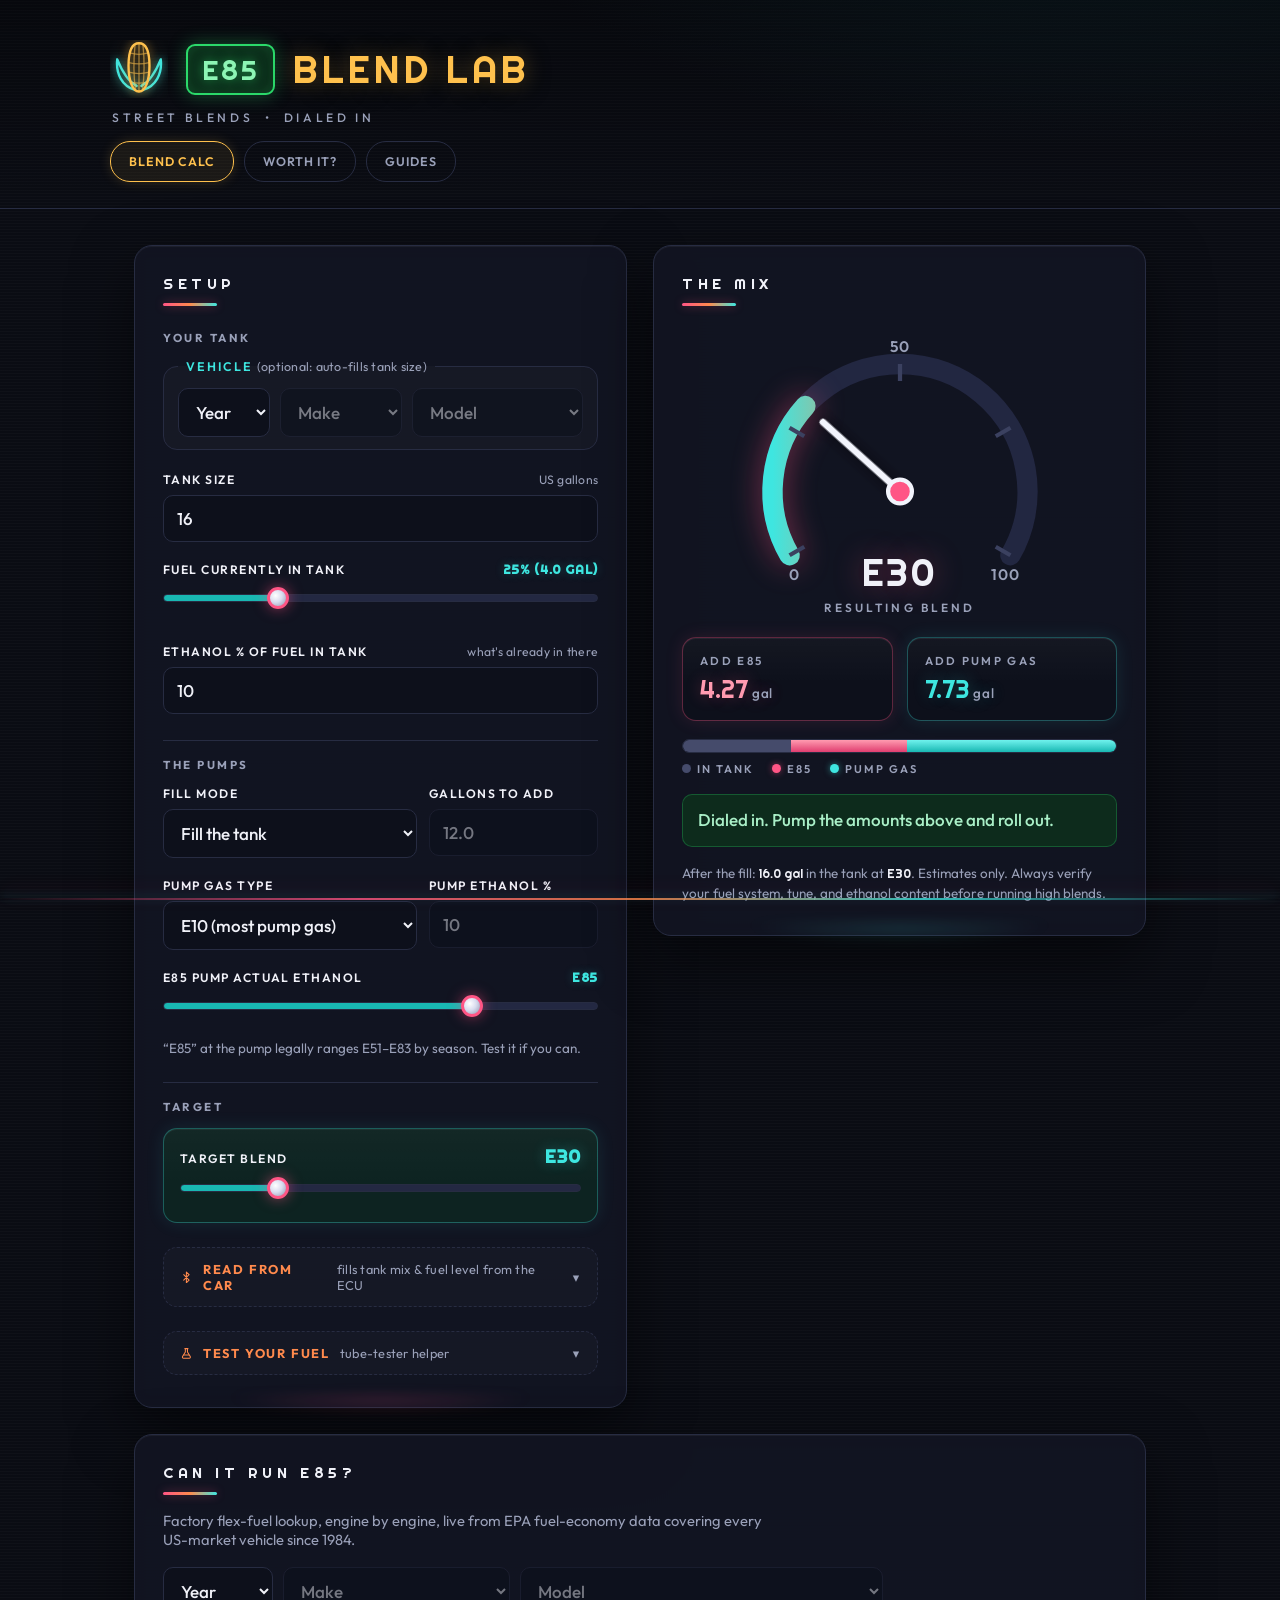
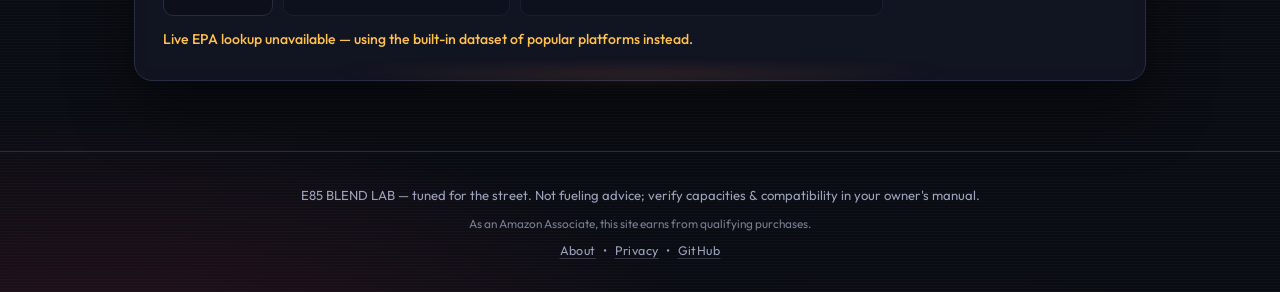
<file: index.html>
<!DOCTYPE html>
<html lang="en">
<head>
<meta charset="UTF-8">
<meta name="viewport" content="width=device-width, initial-scale=1.0">
<title>E85 Calculator — Blend Any Ethanol Mix | E85 Blend Lab</title>
<meta name="description" content="Free E85 blend calculator: exact gallons of E85 and pump gas for your target mix, from your tank size and fuel level. Works offline, reads your car via OBD-II.">
<meta name="color-scheme" content="dark">
<meta name="theme-color" content="#0a0c13">
<meta property="og:type" content="website">
<meta property="og:title" content="E85 Calculator — Blend Any Ethanol Mix">
<meta property="og:description" content="Dial in your target ethanol blend from tank size, fuel level, pump gas, and seasonal E85. It tells you exactly what to pump.">
<meta property="og:url" content="https://e85calc.com/">
<meta property="og:image" content="https://e85calc.com/og-image.png">
<meta property="og:image:width" content="1200">
<meta property="og:image:height" content="630">
<meta name="twitter:card" content="summary_large_image">
<link rel="canonical" href="https://e85calc.com/">
<link rel="preload" href="righteous-latin.woff2" as="font" type="font/woff2" crossorigin>
<link rel="preload" href="outfit-latin.woff2" as="font" type="font/woff2" crossorigin>
<link rel="stylesheet" href="styles.css">
<link rel="icon" href="icon.svg" type="image/svg+xml">
<link rel="apple-touch-icon" href="apple-touch-icon.png">
<link rel="manifest" href="manifest.webmanifest">
<script type="application/ld+json">
{
  "@context": "https://schema.org",
  "@type": "WebApplication",
  "name": "E85 Blend Lab",
  "url": "https://e85calc.com/",
  "description": "Free E85 blend calculator: dial in your target ethanol mix from tank size, fuel level, and pump fuel, with factory flex-fuel lookup and OBD-II readout.",
  "applicationCategory": "UtilityApplication",
  "operatingSystem": "Any",
  "offers": { "@type": "Offer", "price": "0", "priceCurrency": "USD" }
}
</script>
<script src="analytics.js" async></script>
</head>
<body>

<noscript>
  <p class="noscript-banner">This calculator needs JavaScript to run the blend math. Enable it and reload.</p>
</noscript>

<header class="site-header">
  <div class="header-inner">
    <div class="logo">
      <svg class="logo-cob" width="52" height="52" viewBox="0 0 72 72" aria-hidden="true"
           fill="none" stroke-linecap="round" stroke-linejoin="round">
        <g class="cob-husk" stroke="#3ee6e0" stroke-width="3">
          <path d="M31 62 C15 57 7 42 9 24 C15 39 22 51 33 57"/>
          <path d="M41 62 C57 57 65 42 63 24 C57 39 50 51 39 57"/>
        </g>
        <g class="cob-body" stroke="#ffc14d" stroke-width="3" fill="#ffc14d0d">
          <path d="M36 4 C45 4 49 14 49 32 C49 50 44 64 36 64 C28 64 23 50 23 32 C23 14 27 4 36 4 Z"/>
        </g>
        <g class="cob-kernels" stroke="#ffc14d" stroke-width="1.6" opacity=".75">
          <path d="M31 7 C29.5 22 29.5 46 31.5 61"/>
          <path d="M36 4.5 L36 64"/>
          <path d="M41 7 C42.5 22 42.5 46 40.5 61"/>
          <path d="M24.5 16 Q36 19.5 47.5 16"/>
          <path d="M23.5 28 Q36 31.5 48.5 28"/>
          <path d="M23.5 40 Q36 43.5 48.5 40"/>
          <path d="M25 52 Q36 55 47 52"/>
        </g>
      </svg>
      <h1><span class="plate">E85</span> BLEND LAB</h1>
    </div>
    <p class="tagline">STREET BLENDS &nbsp;•&nbsp; DIALED IN</p>
    <nav class="site-nav" aria-label="Pages">
      <a class="nav-link is-current" href="./" aria-current="page">BLEND CALC</a>
      <a class="nav-link" href="costs.html">WORTH IT?</a>
      <a class="nav-link" href="guides.html">GUIDES</a>
    </nav>
  </div>
</header>

<main class="layout">

  <!-- ══════════ INPUTS ══════════ -->
  <section class="panel panel-inputs" aria-labelledby="inputs-title">
    <h2 id="inputs-title" class="panel-title">SETUP</h2>

    <p id="restored-note" class="restored-note" hidden>
      Restored your last setup.
      <button type="button" id="reset-defaults" class="btn-link">Reset to defaults</button>
    </p>

    <h3 class="group-label">YOUR TANK</h3>

    <fieldset class="veh-picker">
      <legend>VEHICLE <span class="optional">(optional: auto-fills tank size)</span></legend>
      <div class="veh-row">
        <select id="veh-year" aria-label="Vehicle year">
          <option value="">Year</option>
        </select>
        <select id="veh-make" aria-label="Vehicle make" disabled>
          <option value="">Make</option>
        </select>
        <select id="veh-model" aria-label="Vehicle model" disabled>
          <option value="">Model</option>
        </select>
      </div>
      <div id="veh-note" class="veh-note" role="status"></div>
    </fieldset>

    <div class="field">
      <label for="tank-size">TANK SIZE <span class="hint">US gallons</span></label>
      <input type="number" id="tank-size" min="1" max="60" step="0.1" value="16" inputmode="decimal">
    </div>

    <div class="field">
      <label for="fuel-level">FUEL CURRENTLY IN TANK <output id="fuel-level-out" for="fuel-level">25% (4.0 gal)</output></label>
      <input type="range" id="fuel-level" min="0" max="100" step="1" value="25">
    </div>

    <div class="field">
      <label for="current-eth">ETHANOL % OF FUEL IN TANK <span class="hint">what's already in there</span></label>
      <input type="number" id="current-eth" min="0" max="100" step="1" value="10" inputmode="numeric">
    </div>

    <h3 class="group-label">THE PUMPS</h3>

    <div class="field-row">
      <div class="field">
        <label for="fill-mode">FILL MODE</label>
        <select id="fill-mode">
          <option value="full" selected>Fill the tank</option>
          <option value="partial">Partial fill…</option>
        </select>
      </div>
      <div class="field">
        <label for="add-gal">GALLONS TO ADD</label>
        <input type="number" id="add-gal" min="0" step="0.1" value="12" disabled inputmode="decimal">
      </div>
    </div>

    <div class="field-row">
      <div class="field">
        <label for="pump-type">PUMP GAS TYPE</label>
        <select id="pump-type">
          <option value="e10" selected>E10 (most pump gas)</option>
          <option value="e0">E0 (ethanol-free)</option>
          <option value="e15">E15</option>
          <option value="custom">Custom…</option>
        </select>
      </div>
      <div class="field">
        <label for="pump-eth">PUMP ETHANOL %</label>
        <input type="number" id="pump-eth" min="0" max="100" step="1" value="10" disabled inputmode="numeric">
      </div>
    </div>

    <div class="field">
      <label for="e85-eth">E85 PUMP ACTUAL ETHANOL <output id="e85-eth-out" for="e85-eth">E85</output></label>
      <input type="range" id="e85-eth" min="51" max="98" step="1" value="85">
      <p class="hint-block">“E85” at the pump legally ranges E51–E83 by season. Test it if you can.</p>
    </div>

    <h3 class="group-label">TARGET</h3>

    <div class="field field-target">
      <label for="target-eth">TARGET BLEND <output id="target-eth-out" for="target-eth">E30</output></label>
      <input type="range" id="target-eth" min="10" max="98" step="1" value="30" class="target-slider">
    </div>

    <!-- OBD-II readout: only revealed where Web Bluetooth / Web Serial exist -->
    <details class="tester" id="obd-reader" hidden>
      <summary>
        <svg class="ico" viewBox="0 0 24 24" aria-hidden="true"><path d="M7 7l10 10-5 5V2l5 5L7 17"/></svg>
        READ FROM CAR <span class="optional">fills tank mix &amp; fuel level from the ECU</span>
      </summary>
      <div class="obd-row">
        <button type="button" id="obd-btn" class="btn-neon">
          <svg class="ico" viewBox="0 0 24 24" aria-hidden="true"><path d="M7 7l10 10-5 5V2l5 5L7 17"/></svg>
          READ FROM CAR
        </button>
        <button type="button" id="obd-serial-btn" class="btn-neon" hidden>
          <svg class="ico" viewBox="0 0 24 24" aria-hidden="true"><path d="M4 9h16v6a2 2 0 0 1-2 2H6a2 2 0 0 1-2-2V9z"/><path d="M8 9V6m8 3V6M12 17v4"/></svg>
          PAIRED / SERIAL ADAPTER
        </button>
      </div>
      <p id="obd-status" class="obd-status" role="status"></p>
      <p class="hint-block">
        Ignition on. Bluetooth&nbsp;LE adapters connect straight from this page with
        READ FROM CAR. Classic-Bluetooth adapters like the OBDLink&nbsp;MX+ pair with
        your computer first, then use PAIRED&nbsp;/&nbsp;SERIAL ADAPTER (desktop only).
        Ethanol readout needs a flex-fuel car.
        No adapter? <a class="aff-link" href="https://www.amazon.com/s?k=bluetooth+le+obd2+adapter&amp;tag=dosecomp-20" target="_blank" rel="sponsored noopener">Grab a Bluetooth&nbsp;LE OBD-II adapter on Amazon</a>.
      </p>
    </details>

    <details class="tester">
      <summary>
        <svg class="ico" viewBox="0 0 24 24" aria-hidden="true"><path d="M9 3h6M10 3v6.2L4.8 18a2 2 0 0 0 1.7 3h11a2 2 0 0 0 1.7-3L14 9.2V3"/><path d="M7.5 15h9"/></svg>
        TEST YOUR FUEL <span class="optional">tube-tester helper</span>
      </summary>
      <p class="hint-block">
        Fill the tube with water to a line, top up with fuel, cap and shake, then
        let it settle. Ethanol bonds to the water and raises the separation line.
        Enter the three readings and skip the printed scale.
      </p>
      <div class="tester-row">
        <div class="field">
          <label for="test-water">WATER LINE <span class="hint">ml</span></label>
          <input type="number" id="test-water" min="0" step="0.1" value="2" inputmode="decimal">
        </div>
        <div class="field">
          <label for="test-total">FUEL FILLED TO <span class="hint">ml</span></label>
          <input type="number" id="test-total" min="0" step="0.1" value="10" inputmode="decimal">
        </div>
        <div class="field">
          <label for="test-sep">LINE AFTER SHAKE <span class="hint">ml</span></label>
          <input type="number" id="test-sep" min="0" step="0.1" inputmode="decimal">
        </div>
      </div>
      <div class="tester-result">
        <span id="test-result" class="tester-pct">—</span>
        <button type="button" id="test-use-e85" class="btn-neon" disabled>USE FOR E85 PUMP</button>
        <button type="button" id="test-use-tank" class="btn-neon" disabled>USE FOR TANK MIX</button>
      </div>
      <p class="hint-block">Approximate: it ignores the small volume shrink when water and ethanol mix, same as most testers' printed scales.</p>
      <p class="hint-block">No tester yet? <a class="aff-link" href="https://www.amazon.com/s?k=e85+ethanol+fuel+test+kit&amp;tag=dosecomp-20" target="_blank" rel="sponsored noopener">Grab a tube tester on Amazon</a>. A few bucks, lives in the glovebox.</p>
    </details>
  </section>

  <!-- ══════════ RESULTS ══════════ -->
  <section class="panel panel-results" aria-labelledby="results-title">
    <h2 id="results-title" class="panel-title">THE MIX</h2>

    <div class="gauge-wrap">
      <svg class="gauge" viewBox="0 0 200 170" role="img" aria-label="Resulting ethanol blend gauge">
        <defs>
          <linearGradient id="gauge-grad" x1="0%" y1="100%" x2="100%" y2="100%">
            <stop offset="0%" stop-color="#3ee6e0"/>
            <stop offset="50%" stop-color="#ff8a4d"/>
            <stop offset="100%" stop-color="#ff5585"/>
          </linearGradient>
        </defs>
        <path class="gauge-track" d="M 35.05 132.5 A 75 75 0 1 1 164.95 132.5" />
        <path id="gauge-arc" class="gauge-fill" d="M 35.05 132.5 A 75 75 0 1 1 164.95 132.5" />
        <g class="gauge-ticks" aria-hidden="true">
          <line x1="100" y1="20" x2="100" y2="30"/>
          <line x1="35.05" y1="132.5" x2="43.7" y2="127.5"/>
          <line x1="164.95" y1="132.5" x2="156.3" y2="127.5"/>
          <line x1="35" y1="57.5" x2="43.7" y2="62.5"/>
          <line x1="165" y1="57.5" x2="156.3" y2="62.5"/>
        </g>
        <g class="gauge-tick-labels" aria-hidden="true">
          <text x="38" y="147" text-anchor="middle">0</text>
          <text x="100" y="13" text-anchor="middle">50</text>
          <text x="162" y="147" text-anchor="middle">100</text>
        </g>
        <line id="gauge-needle" class="gauge-needle" x1="100" y1="95" x2="100" y2="34"/>
        <circle class="gauge-hub" cx="100" cy="95" r="7"/>
      </svg>
      <div class="gauge-readout">
        <span id="gauge-value" class="gauge-big">E30</span>
        <span class="gauge-label">RESULTING BLEND</span>
      </div>
    </div>

    <div class="orders">
      <div class="order-card order-e85">
        <span class="order-label">ADD E85</span>
        <span id="add-e85" class="order-value">0.00<span class="unit"> gal</span></span>
      </div>
      <div class="order-card order-gas">
        <span class="order-label">ADD PUMP GAS</span>
        <span id="add-gas" class="order-value">0.00<span class="unit"> gal</span></span>
      </div>
    </div>

    <div class="mix-bar" aria-hidden="true">
      <div id="mix-existing" class="mix-seg seg-existing" title="Fuel already in tank"></div>
      <div id="mix-e85" class="mix-seg seg-e85" title="E85 to add"></div>
      <div id="mix-gas" class="mix-seg seg-gas" title="Pump gas to add"></div>
    </div>
    <div class="mix-legend">
      <span><i class="dot dot-existing"></i>IN TANK</span>
      <span><i class="dot dot-e85"></i>E85</span>
      <span><i class="dot dot-gas"></i>PUMP GAS</span>
    </div>

    <p id="status-msg" class="status ok" role="status"></p>

    <p class="fine-print">
      After the fill: <strong id="final-total">16.0 gal</strong> in the tank at
      <strong id="final-blend">E30</strong>. Estimates only. Always verify
      your fuel system, tune, and ethanol content before running high blends.
    </p>
  </section>

  <!-- ══════════ COMPATIBILITY ══════════ -->
  <section class="panel panel-compat" aria-labelledby="compat-title">
    <h2 id="compat-title" class="panel-title">CAN IT RUN E85?</h2>
    <p class="compat-intro">
      Factory flex-fuel lookup, engine by engine, live from EPA fuel-economy
      data covering every US-market vehicle since 1984.
    </p>

    <div class="veh-row compat-row">
      <select id="compat-year" aria-label="Compatibility check: vehicle year">
        <option value="">Year</option>
      </select>
      <select id="compat-make" aria-label="Compatibility check: vehicle make" disabled>
        <option value="">Make</option>
      </select>
      <select id="compat-model" aria-label="Compatibility check: vehicle model" disabled>
        <option value="">Model</option>
      </select>
    </div>

    <p id="compat-status" class="compat-status" role="status" hidden></p>
    <div id="compat-verdict" class="compat-verdict" hidden></div>
    <div id="compat-tank" class="compat-tank" hidden></div>
    <ul id="compat-variants" class="compat-variants" hidden></ul>
    <div id="compat-mods" class="compat-mods" hidden></div>
  </section>

</main>

<button type="button" id="quickbar" class="quickbar" aria-label="Jump to results">
  <span id="qb-alert" class="qb-alert" hidden aria-hidden="true">!</span>
  <span id="qb-blend" class="quickbar-blend">E30</span>
  <span class="quickbar-adds">
    <span class="qb-e85">E85 <span id="qb-e85">0.0</span> gal</span>
    <span class="qb-gas">GAS <span id="qb-gas">0.0</span> gal</span>
  </span>
  <span class="quickbar-arrow" aria-hidden="true">▼</span>
</button>

<footer class="site-footer">
  <p>E85 BLEND LAB — tuned for the street. Not fueling advice; verify capacities &amp; compatibility in your owner's manual.</p>
  <p class="aff-disclosure">As an Amazon Associate, this site earns from qualifying purchases.</p>
  <p class="footer-links"><a href="about.html">About</a> &nbsp;•&nbsp; <a href="privacy.html">Privacy</a> &nbsp;•&nbsp; <a href="https://github.com/protechguy/e85calc" rel="noopener">GitHub</a></p>
</footer>

<script src="vehicles.js"></script>
<script src="app.js"></script>
<script src="compat.js"></script>
<script src="obd.js"></script>
</body>
</html>
</file>
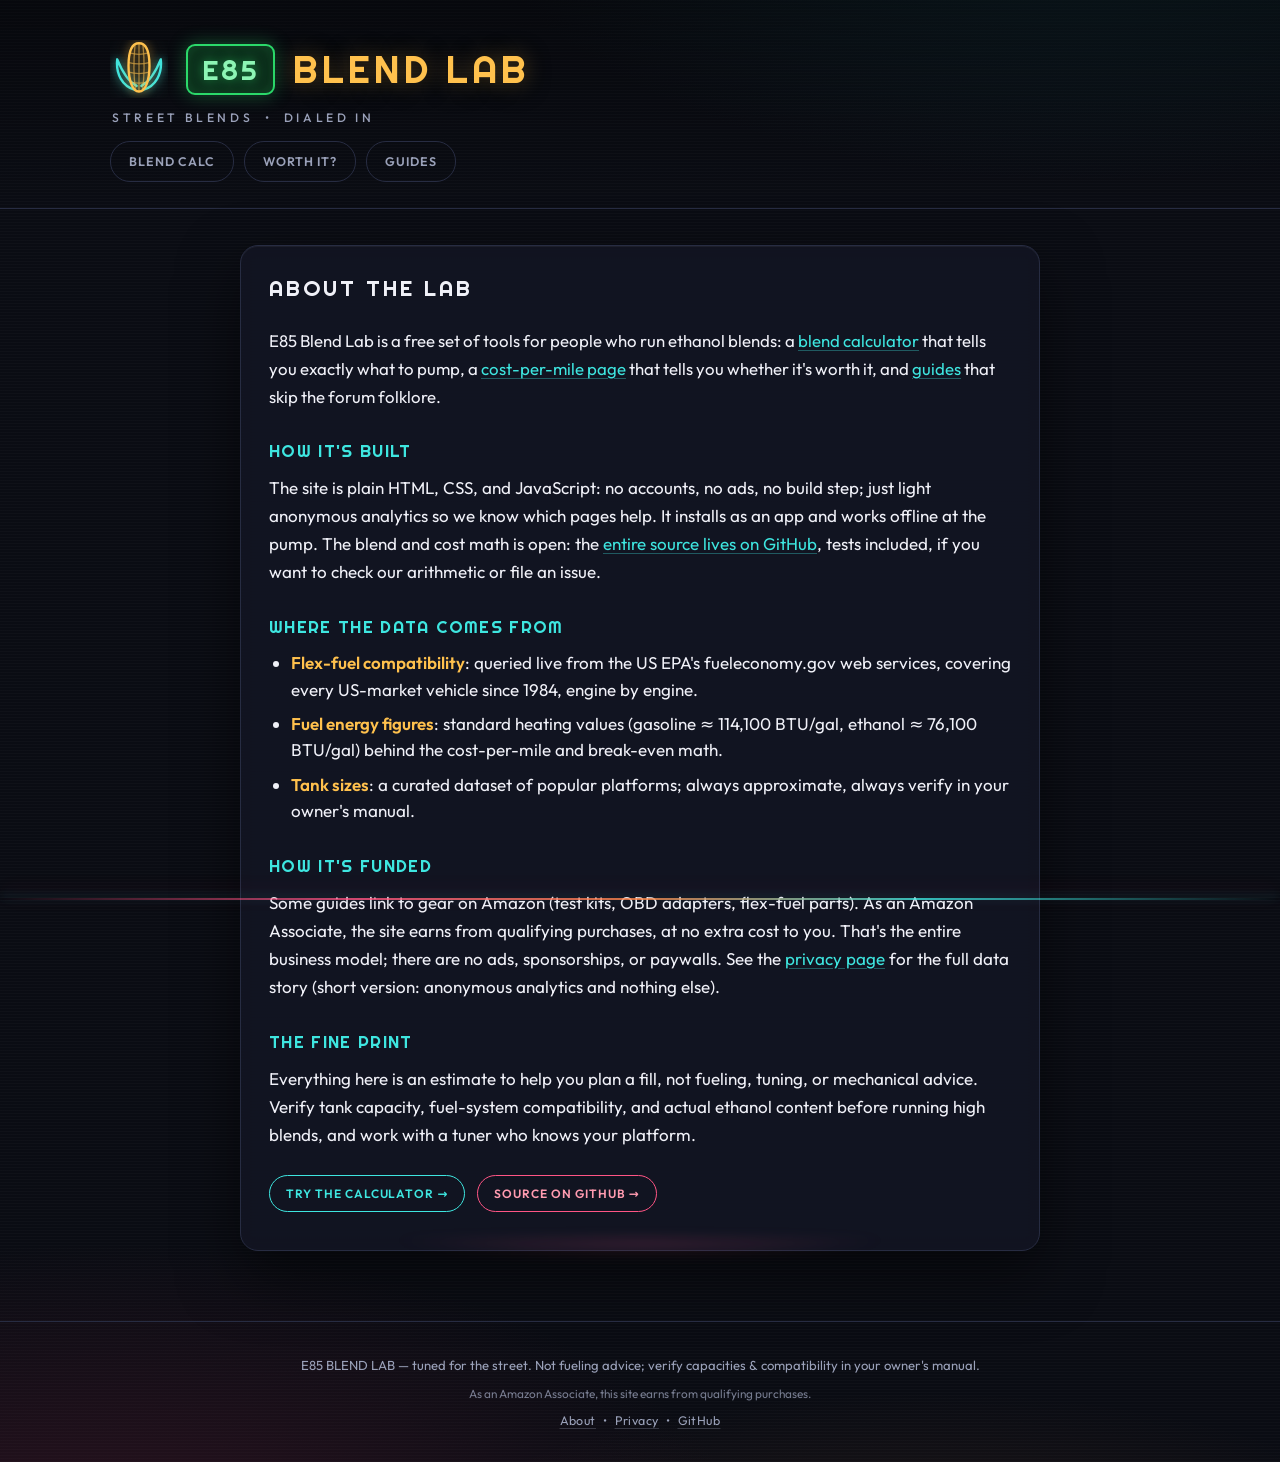
<file: about.html>
<!DOCTYPE html>
<html lang="en">
<head>
<meta charset="UTF-8">
<meta name="viewport" content="width=device-width, initial-scale=1.0">
<title>About E85 Blend Lab | E85 Blend Lab</title>
<meta name="description" content="Who builds E85 Blend Lab, how the calculators work, where the data comes from, and how the site is funded. No accounts, no ads, free to use.">
<meta name="color-scheme" content="dark">
<meta name="theme-color" content="#0a0c13">
<meta property="og:type" content="website">
<meta property="og:title" content="About E85 Blend Lab">
<meta property="og:description" content="Who builds it, how the math works, where the data comes from, how it's funded.">
<meta property="og:url" content="https://e85calc.com/about.html">
<meta property="og:image" content="https://e85calc.com/og-image.png">
<meta property="og:image:width" content="1200">
<meta property="og:image:height" content="630">
<meta name="twitter:card" content="summary_large_image">
<link rel="canonical" href="https://e85calc.com/about.html">
<link rel="preload" href="righteous-latin.woff2" as="font" type="font/woff2" crossorigin>
<link rel="preload" href="outfit-latin.woff2" as="font" type="font/woff2" crossorigin>
<link rel="stylesheet" href="styles.css">
<link rel="icon" href="icon.svg" type="image/svg+xml">
<link rel="apple-touch-icon" href="apple-touch-icon.png">
<link rel="manifest" href="manifest.webmanifest">
<script type="application/ld+json">
{
  "@context": "https://schema.org",
  "@type": "AboutPage",
  "name": "About E85 Blend Lab",
  "url": "https://e85calc.com/about.html",
  "description": "Who builds E85 Blend Lab, how the calculators work, where the data comes from, and how the site is funded."
}
</script>
<script src="analytics.js" async></script>
</head>
<body>

<header class="site-header">
  <div class="header-inner">
    <div class="logo">
      <svg class="logo-cob" width="52" height="52" viewBox="0 0 72 72" aria-hidden="true"
           fill="none" stroke-linecap="round" stroke-linejoin="round">
        <g class="cob-husk" stroke="#3ee6e0" stroke-width="3">
          <path d="M31 62 C15 57 7 42 9 24 C15 39 22 51 33 57"/>
          <path d="M41 62 C57 57 65 42 63 24 C57 39 50 51 39 57"/>
        </g>
        <g class="cob-body" stroke="#ffc14d" stroke-width="3" fill="#ffc14d0d">
          <path d="M36 4 C45 4 49 14 49 32 C49 50 44 64 36 64 C28 64 23 50 23 32 C23 14 27 4 36 4 Z"/>
        </g>
        <g class="cob-kernels" stroke="#ffc14d" stroke-width="1.6" opacity=".75">
          <path d="M31 7 C29.5 22 29.5 46 31.5 61"/>
          <path d="M36 4.5 L36 64"/>
          <path d="M41 7 C42.5 22 42.5 46 40.5 61"/>
          <path d="M24.5 16 Q36 19.5 47.5 16"/>
          <path d="M23.5 28 Q36 31.5 48.5 28"/>
          <path d="M23.5 40 Q36 43.5 48.5 40"/>
          <path d="M25 52 Q36 55 47 52"/>
        </g>
      </svg>
      <span class="logo-text"><span class="plate">E85</span> BLEND LAB</span>
    </div>
    <p class="tagline">STREET BLENDS &nbsp;•&nbsp; DIALED IN</p>
    <nav class="site-nav" aria-label="Pages">
      <a class="nav-link" href="./">BLEND CALC</a>
      <a class="nav-link" href="costs.html">WORTH IT?</a>
      <a class="nav-link" href="guides.html">GUIDES</a>
    </nav>
  </div>
</header>

<main class="layout">
  <section class="panel panel-article">
    <h1 class="panel-title">ABOUT THE LAB</h1>
    <div class="prose">
      <p class="lede">E85 Blend Lab is a free set of tools for people who run
      ethanol blends: a <a href="./">blend calculator</a> that tells you exactly
      what to pump, a <a href="costs.html">cost-per-mile page</a> that tells you
      whether it's worth it, and <a href="guides.html">guides</a> that skip the
      forum folklore.</p>

      <h2>HOW IT'S BUILT</h2>
      <p>The site is plain HTML, CSS, and JavaScript: no accounts, no ads, no
      build step; just light anonymous analytics so we know which pages help.
      It installs as an app and works offline at the pump.
      The blend and cost math is open:
      the <a href="https://github.com/protechguy/e85calc" rel="noopener">entire
      source lives on GitHub</a>, tests included, if you want to check our
      arithmetic or file an issue.</p>

      <h2>WHERE THE DATA COMES FROM</h2>
      <ul>
        <li><strong>Flex-fuel compatibility</strong>: queried live from the US
        EPA's fueleconomy.gov web services, covering every US-market vehicle
        since 1984, engine by engine.</li>
        <li><strong>Fuel energy figures</strong>: standard heating values
        (gasoline ≈ 114,100 BTU/gal, ethanol ≈ 76,100 BTU/gal) behind the
        cost-per-mile and break-even math.</li>
        <li><strong>Tank sizes</strong>: a curated dataset of popular platforms;
        always approximate, always verify in your owner's manual.</li>
      </ul>

      <h2>HOW IT'S FUNDED</h2>
      <p>Some guides link to gear on Amazon (test kits, OBD adapters, flex-fuel
      parts). As an Amazon Associate, the site earns from qualifying purchases,
      at no extra cost to you. That's the entire business model; there are no
      ads, sponsorships, or paywalls. See the <a href="privacy.html">privacy
      page</a> for the full data story (short version: anonymous analytics and
      nothing else).</p>

      <h2>THE FINE PRINT</h2>
      <p>Everything here is an estimate to help you plan a fill, not fueling,
      tuning, or mechanical advice. Verify tank capacity, fuel-system
      compatibility, and actual ethanol content before running high blends, and
      work with a tuner who knows your platform.</p>
    </div>

    <div class="cta-row">
      <a class="btn-neon" href="./">TRY THE CALCULATOR →</a>
      <a class="btn-neon btn-magenta" href="https://github.com/protechguy/e85calc" rel="noopener">SOURCE ON GITHUB →</a>
    </div>
  </section>
</main>

<footer class="site-footer">
  <p>E85 BLEND LAB — tuned for the street. Not fueling advice; verify capacities &amp; compatibility in your owner's manual.</p>
  <p class="aff-disclosure">As an Amazon Associate, this site earns from qualifying purchases.</p>
  <p class="footer-links"><a href="about.html">About</a> &nbsp;•&nbsp; <a href="privacy.html">Privacy</a> &nbsp;•&nbsp; <a href="https://github.com/protechguy/e85calc" rel="noopener">GitHub</a></p>
</footer>

</body>
</html>
</file>
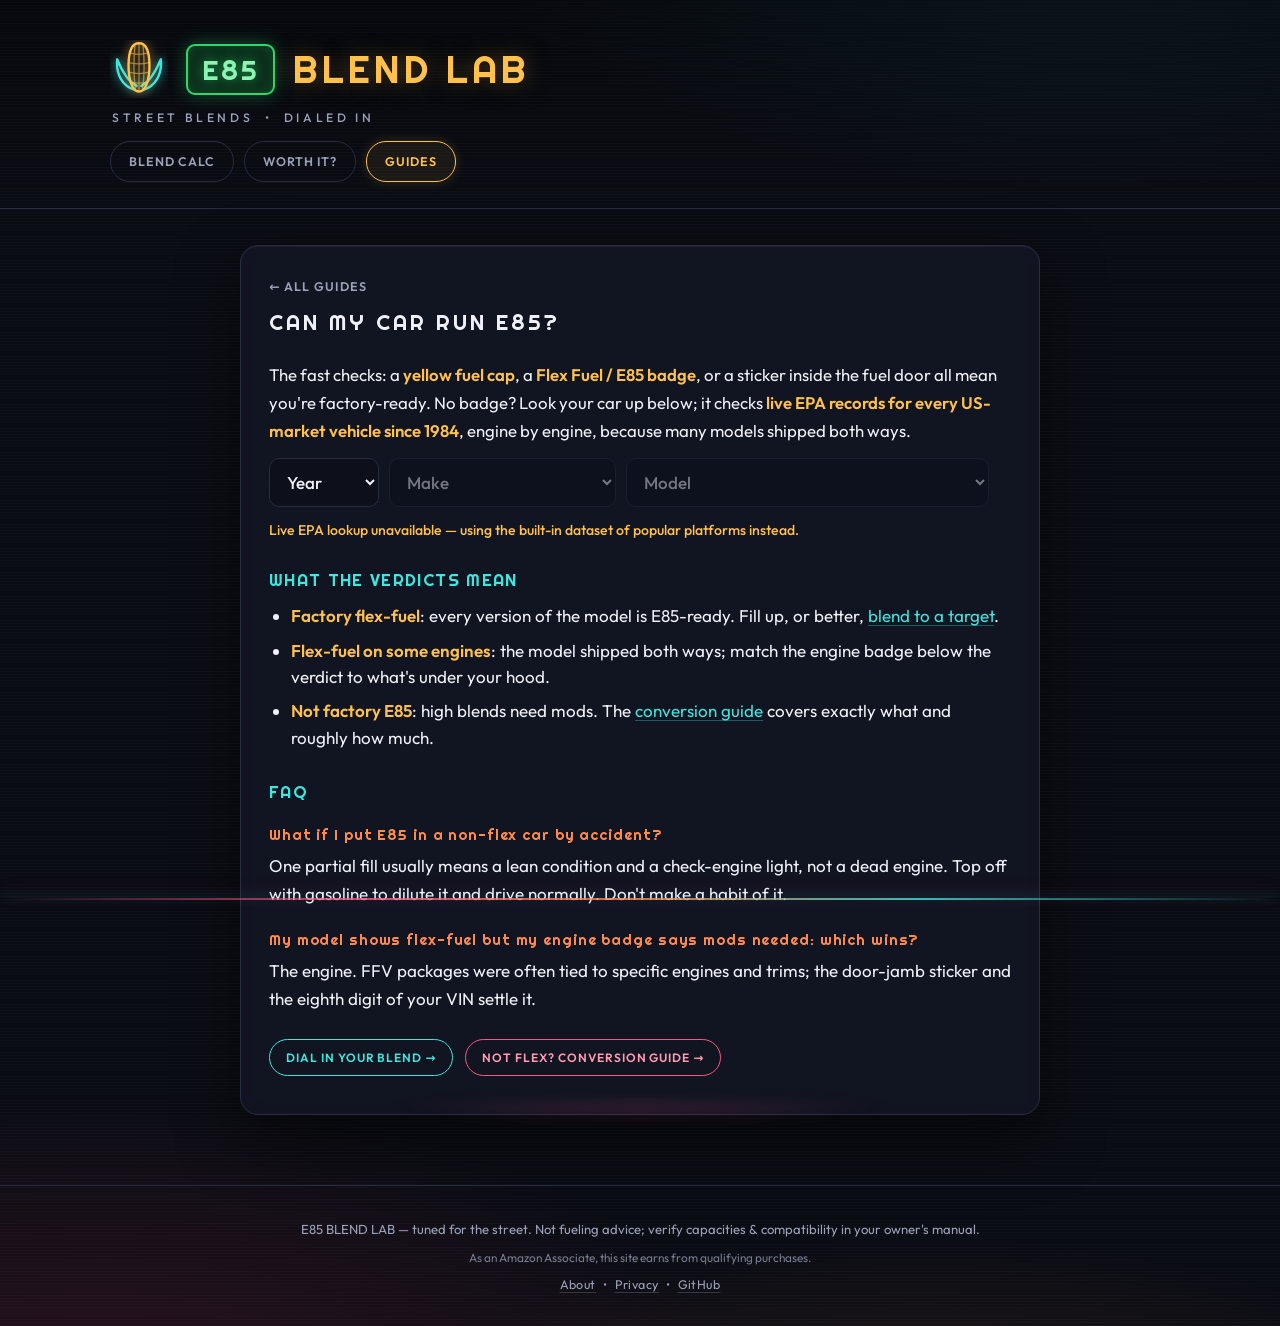
<file: can-my-car-run-e85.html>
<!DOCTYPE html>
<html lang="en">
<head>
<meta charset="UTF-8">
<meta name="viewport" content="width=device-width, initial-scale=1.0">
<title>Can My Car Run E85? Flex Fuel Checker | E85 Blend Lab</title>
<meta name="description" content="Check if your car is factory flex-fuel, engine by engine, using live EPA data for every US vehicle since 1984, plus what it takes if it isn't.">
<meta name="color-scheme" content="dark">
<meta name="theme-color" content="#0a0c13">
<meta property="og:type" content="article">
<meta property="og:title" content="Can My Car Run E85? Flex Fuel Checker">
<meta property="og:description" content="Look up your exact year, make, model, and engine against live EPA data, right on the page.">
<meta property="og:url" content="https://e85calc.com/can-my-car-run-e85.html">
<meta property="og:image" content="https://e85calc.com/og-image.png">
<meta property="og:image:width" content="1200">
<meta property="og:image:height" content="630">
<meta name="twitter:card" content="summary_large_image">
<link rel="canonical" href="https://e85calc.com/can-my-car-run-e85.html">
<link rel="preload" href="righteous-latin.woff2" as="font" type="font/woff2" crossorigin>
<link rel="preload" href="outfit-latin.woff2" as="font" type="font/woff2" crossorigin>
<link rel="stylesheet" href="styles.css">
<link rel="icon" href="icon.svg" type="image/svg+xml">
<link rel="apple-touch-icon" href="apple-touch-icon.png">
<link rel="manifest" href="manifest.webmanifest">
<script type="application/ld+json">
{
  "@context": "https://schema.org",
  "@graph": [
    {
      "@type": "BreadcrumbList",
      "itemListElement": [
        { "@type": "ListItem", "position": 1, "name": "E85 Blend Lab", "item": "https://e85calc.com/" },
        { "@type": "ListItem", "position": 2, "name": "Guides", "item": "https://e85calc.com/guides.html" },
        { "@type": "ListItem", "position": 3, "name": "Can My Car Run E85?", "item": "https://e85calc.com/can-my-car-run-e85.html" }
      ]
    },
    {
      "@type": "Article",
      "headline": "Can My Car Run E85? Flex Fuel Checker by Year, Make & Model",
      "description": "Check if your car is factory flex-fuel, engine by engine, using live EPA data for every US vehicle since 1984.",
      "url": "https://e85calc.com/can-my-car-run-e85.html"
    },
    {
      "@type": "FAQPage",
      "mainEntity": [
        {
          "@type": "Question",
          "name": "How do I know if my car is flex fuel?",
          "acceptedAnswer": { "@type": "Answer", "text": "Look for a yellow fuel cap or filler ring, a Flex Fuel / E85 badge on the tailgate, a sticker inside the fuel door, or check your owner's manual. Or look your exact model and engine up against EPA records with the checker on this page." }
        },
        {
          "@type": "Question",
          "name": "What happens if I put E85 in a non-flex-fuel car?",
          "acceptedAnswer": { "@type": "Answer", "text": "One partial fill usually causes a lean condition and a check-engine light rather than damage; dilute it with gasoline as soon as practical. Repeated or full tanks risk drivability problems and long-term fuel-system wear on unprepared vehicles." }
        },
        {
          "@type": "Question",
          "name": "Can a non-flex car be converted to E85?",
          "acceptedAnswer": { "@type": "Answer", "text": "Usually yes: an ethanol-calibrated tune or flex-fuel kit, injectors with roughly 30–40% more flow, and an E85-rated pump cover most modern EFI engines. Older vehicles may also need ethanol-compatible lines and seals." }
        }
      ]
    }
  ]
}
</script>
<script src="analytics.js" async></script>
</head>
<body>

<header class="site-header">
  <div class="header-inner">
    <div class="logo">
      <svg class="logo-cob" width="52" height="52" viewBox="0 0 72 72" aria-hidden="true"
           fill="none" stroke-linecap="round" stroke-linejoin="round">
        <g class="cob-husk" stroke="#3ee6e0" stroke-width="3">
          <path d="M31 62 C15 57 7 42 9 24 C15 39 22 51 33 57"/>
          <path d="M41 62 C57 57 65 42 63 24 C57 39 50 51 39 57"/>
        </g>
        <g class="cob-body" stroke="#ffc14d" stroke-width="3" fill="#ffc14d0d">
          <path d="M36 4 C45 4 49 14 49 32 C49 50 44 64 36 64 C28 64 23 50 23 32 C23 14 27 4 36 4 Z"/>
        </g>
        <g class="cob-kernels" stroke="#ffc14d" stroke-width="1.6" opacity=".75">
          <path d="M31 7 C29.5 22 29.5 46 31.5 61"/>
          <path d="M36 4.5 L36 64"/>
          <path d="M41 7 C42.5 22 42.5 46 40.5 61"/>
          <path d="M24.5 16 Q36 19.5 47.5 16"/>
          <path d="M23.5 28 Q36 31.5 48.5 28"/>
          <path d="M23.5 40 Q36 43.5 48.5 40"/>
          <path d="M25 52 Q36 55 47 52"/>
        </g>
      </svg>
      <span class="logo-text"><span class="plate">E85</span> BLEND LAB</span>
    </div>
    <p class="tagline">STREET BLENDS &nbsp;•&nbsp; DIALED IN</p>
    <nav class="site-nav" aria-label="Pages">
      <a class="nav-link" href="./">BLEND CALC</a>
      <a class="nav-link" href="costs.html">WORTH IT?</a>
      <a class="nav-link is-current" href="guides.html" aria-current="page">GUIDES</a>
    </nav>
  </div>
</header>

<main class="layout">
  <article class="panel panel-article">
    <a class="crumb" href="guides.html">← ALL GUIDES</a>
    <h1 class="panel-title">CAN MY CAR RUN E85?</h1>
    <div class="prose">
      <p class="lede">The fast checks: a <strong>yellow fuel cap</strong>, a
      <strong>Flex Fuel / E85 badge</strong>, or a sticker inside the fuel door all
      mean you're factory-ready. No badge? Look your car up below; it checks
      <strong>live EPA records for every US-market vehicle since 1984</strong>,
      engine by engine, because many models shipped both ways.</p>
    </div>

    <div class="veh-row compat-row">
      <select id="compat-year" aria-label="Compatibility check: vehicle year">
        <option value="">Year</option>
      </select>
      <select id="compat-make" aria-label="Compatibility check: vehicle make" disabled>
        <option value="">Make</option>
      </select>
      <select id="compat-model" aria-label="Compatibility check: vehicle model" disabled>
        <option value="">Model</option>
      </select>
    </div>

    <p id="compat-status" class="compat-status" role="status" hidden></p>
    <div id="compat-verdict" class="compat-verdict" hidden></div>
    <div id="compat-tank" class="compat-tank" hidden></div>
    <ul id="compat-variants" class="compat-variants" hidden></ul>
    <div id="compat-mods" class="compat-mods" hidden></div>

    <div class="prose">
      <h2>WHAT THE VERDICTS MEAN</h2>
      <ul>
        <li><strong>Factory flex-fuel</strong>: every version of the model is
        E85-ready. Fill up, or better, <a href="./">blend to a target</a>.</li>
        <li><strong>Flex-fuel on some engines</strong>: the model shipped both
        ways; match the engine badge below the verdict to what's under your hood.</li>
        <li><strong>Not factory E85</strong>: high blends need mods. The
        <a href="e85-conversion-guide.html">conversion guide</a> covers exactly
        what and roughly how much.</li>
      </ul>

      <h2>FAQ</h2>
      <h3>What if I put E85 in a non-flex car by accident?</h3>
      <p>One partial fill usually means a lean condition and a check-engine light,
      not a dead engine. Top off with gasoline to dilute it and drive normally.
      Don't make a habit of it.</p>
      <h3>My model shows flex-fuel but my engine badge says mods needed: which wins?</h3>
      <p>The engine. FFV packages were often tied to specific engines and trims;
      the door-jamb sticker and the eighth digit of your VIN settle it.</p>
    </div>

    <div class="cta-row">
      <a class="btn-neon" href="./">DIAL IN YOUR BLEND →</a>
      <a class="btn-neon btn-magenta" href="e85-conversion-guide.html">NOT FLEX? CONVERSION GUIDE →</a>
    </div>
  </article>
</main>

<footer class="site-footer">
  <p>E85 BLEND LAB — tuned for the street. Not fueling advice; verify capacities &amp; compatibility in your owner's manual.</p>
  <p class="aff-disclosure">As an Amazon Associate, this site earns from qualifying purchases.</p>
  <p class="footer-links"><a href="about.html">About</a> &nbsp;•&nbsp; <a href="privacy.html">Privacy</a> &nbsp;•&nbsp; <a href="https://github.com/protechguy/e85calc" rel="noopener">GitHub</a></p>
</footer>

<script src="vehicles.js"></script>
<script src="app.js"></script>
<script src="compat.js"></script>
</body>
</html>
</file>
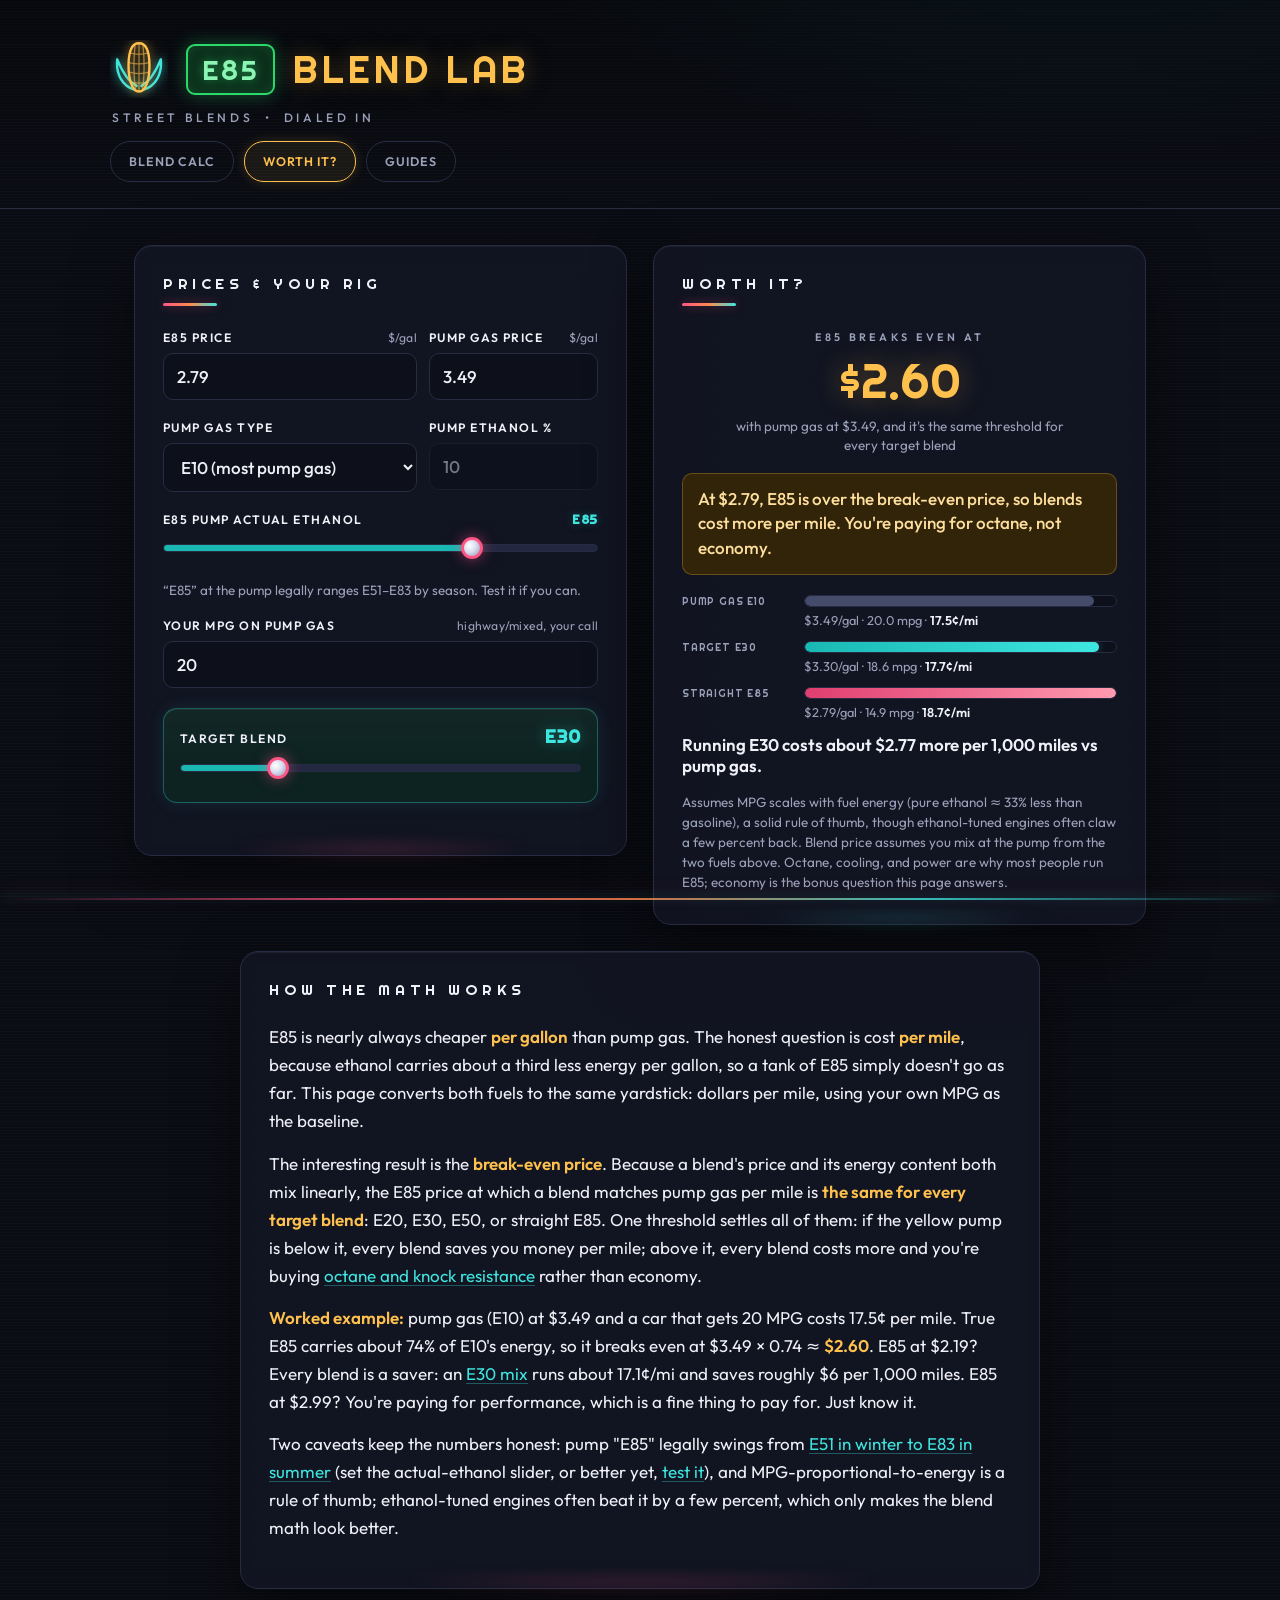
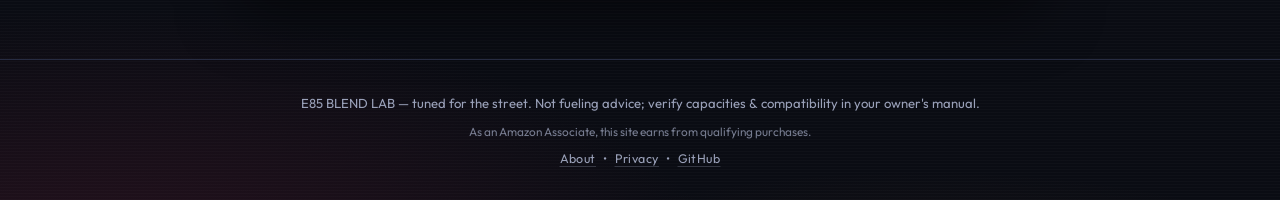
<file: costs.html>
<!DOCTYPE html>
<html lang="en">
<head>
<meta charset="UTF-8">
<meta name="viewport" content="width=device-width, initial-scale=1.0">
<title>Is E85 Worth It? Cost per Mile Calculator | E85 Blend Lab</title>
<meta name="description" content="E85 costs less per gallon but carries less energy. Enter local prices and your MPG to get cost per mile for any blend and the break-even E85 price.">
<meta name="color-scheme" content="dark">
<meta name="theme-color" content="#0a0c13">
<meta property="og:type" content="website">
<meta property="og:title" content="Is E85 Worth It? — Cost per Mile &amp; Break-Even">
<meta property="og:description" content="One number answers it: the break-even E85 price. Below it, every blend saves money per mile.">
<meta property="og:url" content="https://e85calc.com/costs.html">
<meta property="og:image" content="https://e85calc.com/og-image.png">
<meta property="og:image:width" content="1200">
<meta property="og:image:height" content="630">
<meta name="twitter:card" content="summary_large_image">
<link rel="canonical" href="https://e85calc.com/costs.html">
<link rel="preload" href="righteous-latin.woff2" as="font" type="font/woff2" crossorigin>
<link rel="preload" href="outfit-latin.woff2" as="font" type="font/woff2" crossorigin>
<link rel="stylesheet" href="styles.css">
<link rel="icon" href="icon.svg" type="image/svg+xml">
<link rel="apple-touch-icon" href="apple-touch-icon.png">
<link rel="manifest" href="manifest.webmanifest">
<script type="application/ld+json">
{
  "@context": "https://schema.org",
  "@type": "WebApplication",
  "name": "E85 Blend Lab — Worth It?",
  "url": "https://e85calc.com/costs.html",
  "description": "Is E85 worth it at your local prices? Cost per mile for any ethanol blend and the break-even E85 price, from your own MPG.",
  "applicationCategory": "UtilityApplication",
  "operatingSystem": "Any",
  "offers": { "@type": "Offer", "price": "0", "priceCurrency": "USD" }
}
</script>
<script src="analytics.js" async></script>
</head>
<body>

<noscript>
  <p class="noscript-banner">This calculator needs JavaScript to run the cost math. Enable it and reload.</p>
</noscript>

<header class="site-header">
  <div class="header-inner">
    <div class="logo">
      <svg class="logo-cob" width="52" height="52" viewBox="0 0 72 72" aria-hidden="true"
           fill="none" stroke-linecap="round" stroke-linejoin="round">
        <g class="cob-husk" stroke="#3ee6e0" stroke-width="3">
          <path d="M31 62 C15 57 7 42 9 24 C15 39 22 51 33 57"/>
          <path d="M41 62 C57 57 65 42 63 24 C57 39 50 51 39 57"/>
        </g>
        <g class="cob-body" stroke="#ffc14d" stroke-width="3" fill="#ffc14d0d">
          <path d="M36 4 C45 4 49 14 49 32 C49 50 44 64 36 64 C28 64 23 50 23 32 C23 14 27 4 36 4 Z"/>
        </g>
        <g class="cob-kernels" stroke="#ffc14d" stroke-width="1.6" opacity=".75">
          <path d="M31 7 C29.5 22 29.5 46 31.5 61"/>
          <path d="M36 4.5 L36 64"/>
          <path d="M41 7 C42.5 22 42.5 46 40.5 61"/>
          <path d="M24.5 16 Q36 19.5 47.5 16"/>
          <path d="M23.5 28 Q36 31.5 48.5 28"/>
          <path d="M23.5 40 Q36 43.5 48.5 40"/>
          <path d="M25 52 Q36 55 47 52"/>
        </g>
      </svg>
      <h1><span class="plate">E85</span> BLEND LAB</h1>
    </div>
    <p class="tagline">STREET BLENDS &nbsp;•&nbsp; DIALED IN</p>
    <nav class="site-nav" aria-label="Pages">
      <a class="nav-link" href="./">BLEND CALC</a>
      <a class="nav-link is-current" href="costs.html" aria-current="page">WORTH IT?</a>
      <a class="nav-link" href="guides.html">GUIDES</a>
    </nav>
  </div>
</header>

<main class="layout">

  <!-- ══════════ INPUTS ══════════ -->
  <section class="panel panel-inputs" aria-labelledby="prices-title">
    <h2 id="prices-title" class="panel-title">PRICES &amp; YOUR RIG</h2>

    <div class="field-row">
      <div class="field">
        <label for="price-e85">E85 PRICE <span class="hint">$/gal</span></label>
        <input type="number" id="price-e85" min="0" step="0.01" value="2.79" inputmode="decimal">
      </div>
      <div class="field">
        <label for="price-pump">PUMP GAS PRICE <span class="hint">$/gal</span></label>
        <input type="number" id="price-pump" min="0" step="0.01" value="3.49" inputmode="decimal">
      </div>
    </div>

    <div class="field-row">
      <div class="field">
        <label for="pump-type">PUMP GAS TYPE</label>
        <select id="pump-type">
          <option value="e10" selected>E10 (most pump gas)</option>
          <option value="e0">E0 (ethanol-free)</option>
          <option value="e15">E15</option>
          <option value="custom">Custom…</option>
        </select>
      </div>
      <div class="field">
        <label for="pump-eth">PUMP ETHANOL %</label>
        <input type="number" id="pump-eth" min="0" max="100" step="1" value="10" disabled inputmode="numeric">
      </div>
    </div>

    <div class="field">
      <label for="e85-eth">E85 PUMP ACTUAL ETHANOL <output id="e85-eth-out" for="e85-eth">E85</output></label>
      <input type="range" id="e85-eth" min="51" max="98" step="1" value="85">
      <p class="hint-block">“E85” at the pump legally ranges E51–E83 by season. Test it if you can.</p>
    </div>

    <div class="field">
      <label for="base-mpg">YOUR MPG ON PUMP GAS <span class="hint">highway/mixed, your call</span></label>
      <input type="number" id="base-mpg" min="1" max="99" step="0.1" value="20" inputmode="decimal">
    </div>

    <div class="field field-target">
      <label for="target-eth">TARGET BLEND <output id="target-eth-out" for="target-eth">E30</output></label>
      <input type="range" id="target-eth" min="10" max="98" step="1" value="30" class="target-slider">
    </div>
  </section>

  <!-- ══════════ VERDICT ══════════ -->
  <section class="panel panel-results" aria-labelledby="verdict-title">
    <h2 id="verdict-title" class="panel-title">WORTH IT?</h2>

    <div class="be-wrap">
      <span class="be-label">E85 BREAKS EVEN AT</span>
      <span id="be-price" class="be-big">$—</span>
      <span id="be-note" class="be-note"></span>
    </div>

    <p id="verdict-msg" class="status ok" role="status"></p>

    <div id="cost-rows" class="cost-rows" aria-label="Cost per mile comparison"></div>
    <p id="delta-1k" class="delta-note"></p>

    <p class="fine-print">
      Assumes MPG scales with fuel energy (pure ethanol ≈ 33% less than gasoline),
      a solid rule of thumb, though ethanol-tuned engines often claw a few
      percent back. Blend price assumes you mix at the pump from the two fuels
      above. Octane, cooling, and power are why most people run E85; economy is
      the bonus question this page answers.
    </p>
  </section>

  <!-- ══════════ HOW THE MATH WORKS ══════════ -->
  <section class="panel panel-article" aria-labelledby="math-title">
    <h2 id="math-title" class="panel-title">HOW THE MATH WORKS</h2>
    <div class="prose">
      <p>E85 is nearly always cheaper <strong>per gallon</strong> than pump gas.
      The honest question is cost <strong>per mile</strong>, because ethanol
      carries about a third less energy per gallon, so a tank of E85 simply doesn't
      go as far. This page converts both fuels to the same yardstick: dollars per
      mile, using your own MPG as the baseline.</p>

      <p>The interesting result is the <strong>break-even price</strong>. Because
      a blend's price and its energy content both mix linearly, the E85 price at
      which a blend matches pump gas per mile is <strong>the same for every
      target blend</strong>: E20, E30, E50, or straight E85. One threshold
      settles all of them: if the yellow pump is below it, every blend saves you
      money per mile; above it, every blend costs more and you're buying
      <a href="e85-octane.html">octane and knock resistance</a> rather than
      economy.</p>

      <p><strong>Worked example:</strong> pump gas (E10) at $3.49 and a car that
      gets 20 MPG costs 17.5¢ per mile. True E85 carries about 74% of E10's
      energy, so it breaks even at $3.49 × 0.74 ≈ <strong>$2.60</strong>. E85 at
      $2.19? Every blend is a saver: an <a href="e30-blend.html">E30 mix</a>
      runs about 17.1¢/mi and saves roughly $6 per 1,000 miles. E85 at $2.99?
      You're paying for performance, which is a fine thing to pay for. Just
      know it.</p>

      <p>Two caveats keep the numbers honest: pump "E85" legally swings from
      <a href="winter-vs-summer-e85.html">E51 in winter to E83 in summer</a>
      (set the actual-ethanol slider, or better yet,
      <a href="how-to-test-e85.html">test it</a>), and MPG-proportional-to-energy
      is a rule of thumb; ethanol-tuned engines often beat it by a few percent,
      which only makes the blend math look better.</p>
    </div>
  </section>

</main>

<footer class="site-footer">
  <p>E85 BLEND LAB — tuned for the street. Not fueling advice; verify capacities &amp; compatibility in your owner's manual.</p>
  <p class="aff-disclosure">As an Amazon Associate, this site earns from qualifying purchases.</p>
  <p class="footer-links"><a href="about.html">About</a> &nbsp;•&nbsp; <a href="privacy.html">Privacy</a> &nbsp;•&nbsp; <a href="https://github.com/protechguy/e85calc" rel="noopener">GitHub</a></p>
</footer>

<script src="costs.js"></script>
</body>
</html>
</file>
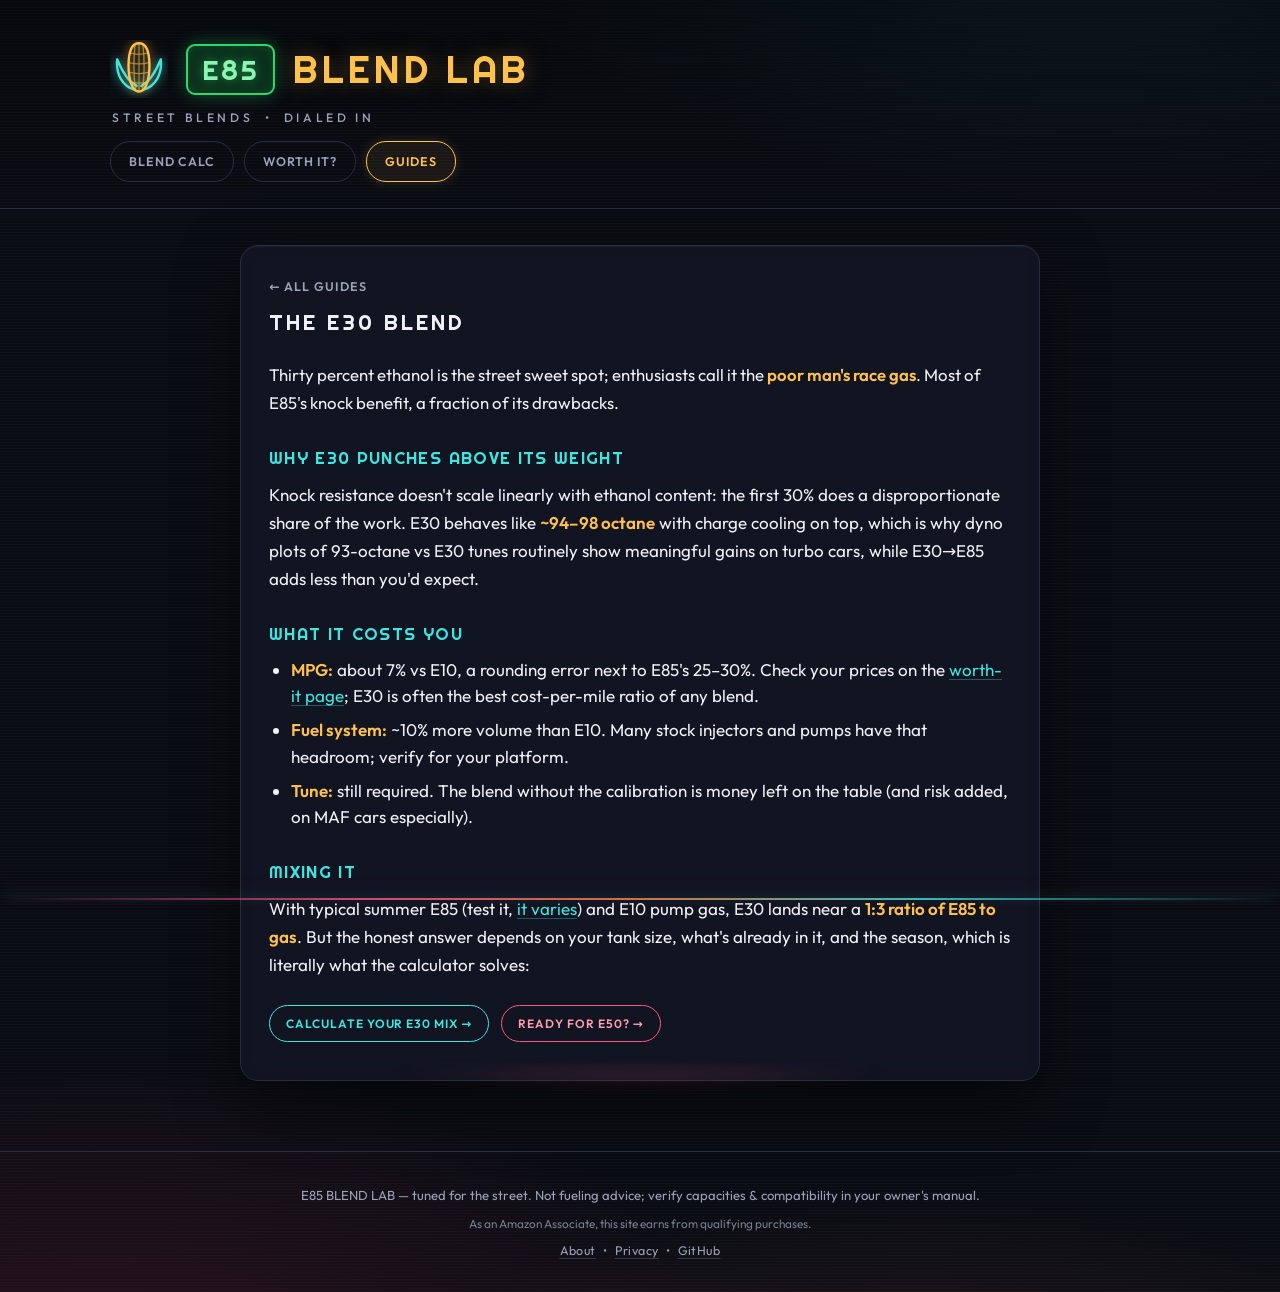
<file: e30-blend.html>
<!DOCTYPE html>
<html lang="en">
<head>
<meta charset="UTF-8">
<meta name="viewport" content="width=device-width, initial-scale=1.0">
<title>The E30 Blend — Octane Sweet Spot for Street Cars | E85 Blend Lab</title>
<meta name="description" content="E30 captures most of E85's knock resistance with only ~7% MPG loss, and many stock fuel systems handle it with just a tune. Why E30 is the street sweet spot.">
<meta name="color-scheme" content="dark">
<meta name="theme-color" content="#0a0c13">
<meta property="og:type" content="article">
<meta property="og:title" content="The E30 Blend — Octane Sweet Spot for Street Cars">
<meta property="og:description" content="Most of the knock resistance, a fraction of the MPG hit, friendly to stock fuel systems. The case for E30.">
<meta property="og:url" content="https://e85calc.com/e30-blend.html">
<meta property="og:image" content="https://e85calc.com/og-image.png">
<meta property="og:image:width" content="1200">
<meta property="og:image:height" content="630">
<meta name="twitter:card" content="summary_large_image">
<link rel="canonical" href="https://e85calc.com/e30-blend.html">
<link rel="preload" href="righteous-latin.woff2" as="font" type="font/woff2" crossorigin>
<link rel="preload" href="outfit-latin.woff2" as="font" type="font/woff2" crossorigin>
<link rel="stylesheet" href="styles.css">
<link rel="icon" href="icon.svg" type="image/svg+xml">
<link rel="apple-touch-icon" href="apple-touch-icon.png">
<link rel="manifest" href="manifest.webmanifest">
<script type="application/ld+json">
{
  "@context": "https://schema.org",
  "@graph": [
    {
      "@type": "BreadcrumbList",
      "itemListElement": [
        { "@type": "ListItem", "position": 1, "name": "E85 Blend Lab", "item": "https://e85calc.com/" },
        { "@type": "ListItem", "position": 2, "name": "Guides", "item": "https://e85calc.com/guides.html" },
        { "@type": "ListItem", "position": 3, "name": "The E30 Blend", "item": "https://e85calc.com/e30-blend.html" }
      ]
    },
    {
      "@type": "Article",
      "headline": "The E30 Blend — Octane Sweet Spot for Street Cars",
      "description": "E30 captures most of E85's knock resistance with only ~7% MPG loss, and many stock fuel systems handle it with just a tune.",
      "url": "https://e85calc.com/e30-blend.html"
    },
    {
      "@type": "FAQPage",
      "mainEntity": [
        {
          "@type": "Question",
          "name": "What octane is E30 equivalent to?",
          "acceptedAnswer": { "@type": "Answer", "text": "E30 behaves like roughly 94–98 octane with better charge cooling than the number suggests: most of the practical knock benefit of race gas on a street budget." }
        },
        {
          "@type": "Question",
          "name": "Can a stock fuel system run E30?",
          "acceptedAnswer": { "@type": "Answer", "text": "Many can: E30 needs only about 10% more fuel volume than E10, which is inside the injector and pump headroom of a lot of stock systems. A tune calibrated for it is still required. Confirm headroom for your specific platform." }
        },
        {
          "@type": "Question",
          "name": "How do I mix E30 at the pump?",
          "acceptedAnswer": { "@type": "Answer", "text": "Split the fill between the E85 pump and regular pump gas; the right split depends on tank size, what's already in the tank, and the E85 pump's actual ethanol content. A blend calculator does it in seconds." }
        }
      ]
    }
  ]
}
</script>
<script src="analytics.js" async></script>
</head>
<body>

<header class="site-header">
  <div class="header-inner">
    <div class="logo">
      <svg class="logo-cob" width="52" height="52" viewBox="0 0 72 72" aria-hidden="true"
           fill="none" stroke-linecap="round" stroke-linejoin="round">
        <g class="cob-husk" stroke="#3ee6e0" stroke-width="3">
          <path d="M31 62 C15 57 7 42 9 24 C15 39 22 51 33 57"/>
          <path d="M41 62 C57 57 65 42 63 24 C57 39 50 51 39 57"/>
        </g>
        <g class="cob-body" stroke="#ffc14d" stroke-width="3" fill="#ffc14d0d">
          <path d="M36 4 C45 4 49 14 49 32 C49 50 44 64 36 64 C28 64 23 50 23 32 C23 14 27 4 36 4 Z"/>
        </g>
        <g class="cob-kernels" stroke="#ffc14d" stroke-width="1.6" opacity=".75">
          <path d="M31 7 C29.5 22 29.5 46 31.5 61"/>
          <path d="M36 4.5 L36 64"/>
          <path d="M41 7 C42.5 22 42.5 46 40.5 61"/>
          <path d="M24.5 16 Q36 19.5 47.5 16"/>
          <path d="M23.5 28 Q36 31.5 48.5 28"/>
          <path d="M23.5 40 Q36 43.5 48.5 40"/>
          <path d="M25 52 Q36 55 47 52"/>
        </g>
      </svg>
      <span class="logo-text"><span class="plate">E85</span> BLEND LAB</span>
    </div>
    <p class="tagline">STREET BLENDS &nbsp;•&nbsp; DIALED IN</p>
    <nav class="site-nav" aria-label="Pages">
      <a class="nav-link" href="./">BLEND CALC</a>
      <a class="nav-link" href="costs.html">WORTH IT?</a>
      <a class="nav-link is-current" href="guides.html" aria-current="page">GUIDES</a>
    </nav>
  </div>
</header>

<main class="layout">
  <article class="panel panel-article">
    <a class="crumb" href="guides.html">← ALL GUIDES</a>
    <h1 class="panel-title">THE E30 BLEND</h1>
    <div class="prose">
      <p class="lede">Thirty percent ethanol is the street sweet spot; enthusiasts
      call it the <strong>poor man's race gas</strong>. Most of E85's knock benefit,
      a fraction of its drawbacks.</p>

      <h2>WHY E30 PUNCHES ABOVE ITS WEIGHT</h2>
      <p>Knock resistance doesn't scale linearly with ethanol content: the first
      30% does a disproportionate share of the work. E30 behaves like
      <strong>~94–98 octane</strong> with charge cooling on top, which is why
      dyno plots of 93-octane vs E30 tunes routinely show meaningful gains on
      turbo cars, while E30→E85 adds less than you'd expect.</p>

      <h2>WHAT IT COSTS YOU</h2>
      <ul>
        <li><strong>MPG:</strong> about 7% vs E10, a rounding error next to E85's
        25–30%. Check your prices on the <a href="costs.html">worth-it page</a>;
        E30 is often the best cost-per-mile ratio of any blend.</li>
        <li><strong>Fuel system:</strong> ~10% more volume than E10. Many stock
        injectors and pumps have that headroom; verify for your platform.</li>
        <li><strong>Tune:</strong> still required. The blend without the calibration
        is money left on the table (and risk added, on MAF cars especially).</li>
      </ul>

      <h2>MIXING IT</h2>
      <p>With typical summer E85 (test it,
      <a href="how-to-test-e85.html">it varies</a>) and E10 pump gas, E30 lands
      near a <strong>1:3 ratio of E85 to gas</strong>. But the honest answer depends
      on your tank size, what's already in it, and the season, which is literally
      what the calculator solves:</p>
    </div>

    <div class="cta-row">
      <a class="btn-neon" href="./?target=30">CALCULATE YOUR E30 MIX →</a>
      <a class="btn-neon btn-magenta" href="e50-blend.html">READY FOR E50? →</a>
    </div>
  </article>
</main>

<footer class="site-footer">
  <p>E85 BLEND LAB — tuned for the street. Not fueling advice; verify capacities &amp; compatibility in your owner's manual.</p>
  <p class="aff-disclosure">As an Amazon Associate, this site earns from qualifying purchases.</p>
  <p class="footer-links"><a href="about.html">About</a> &nbsp;•&nbsp; <a href="privacy.html">Privacy</a> &nbsp;•&nbsp; <a href="https://github.com/protechguy/e85calc" rel="noopener">GitHub</a></p>
</footer>

</body>
</html>
</file>
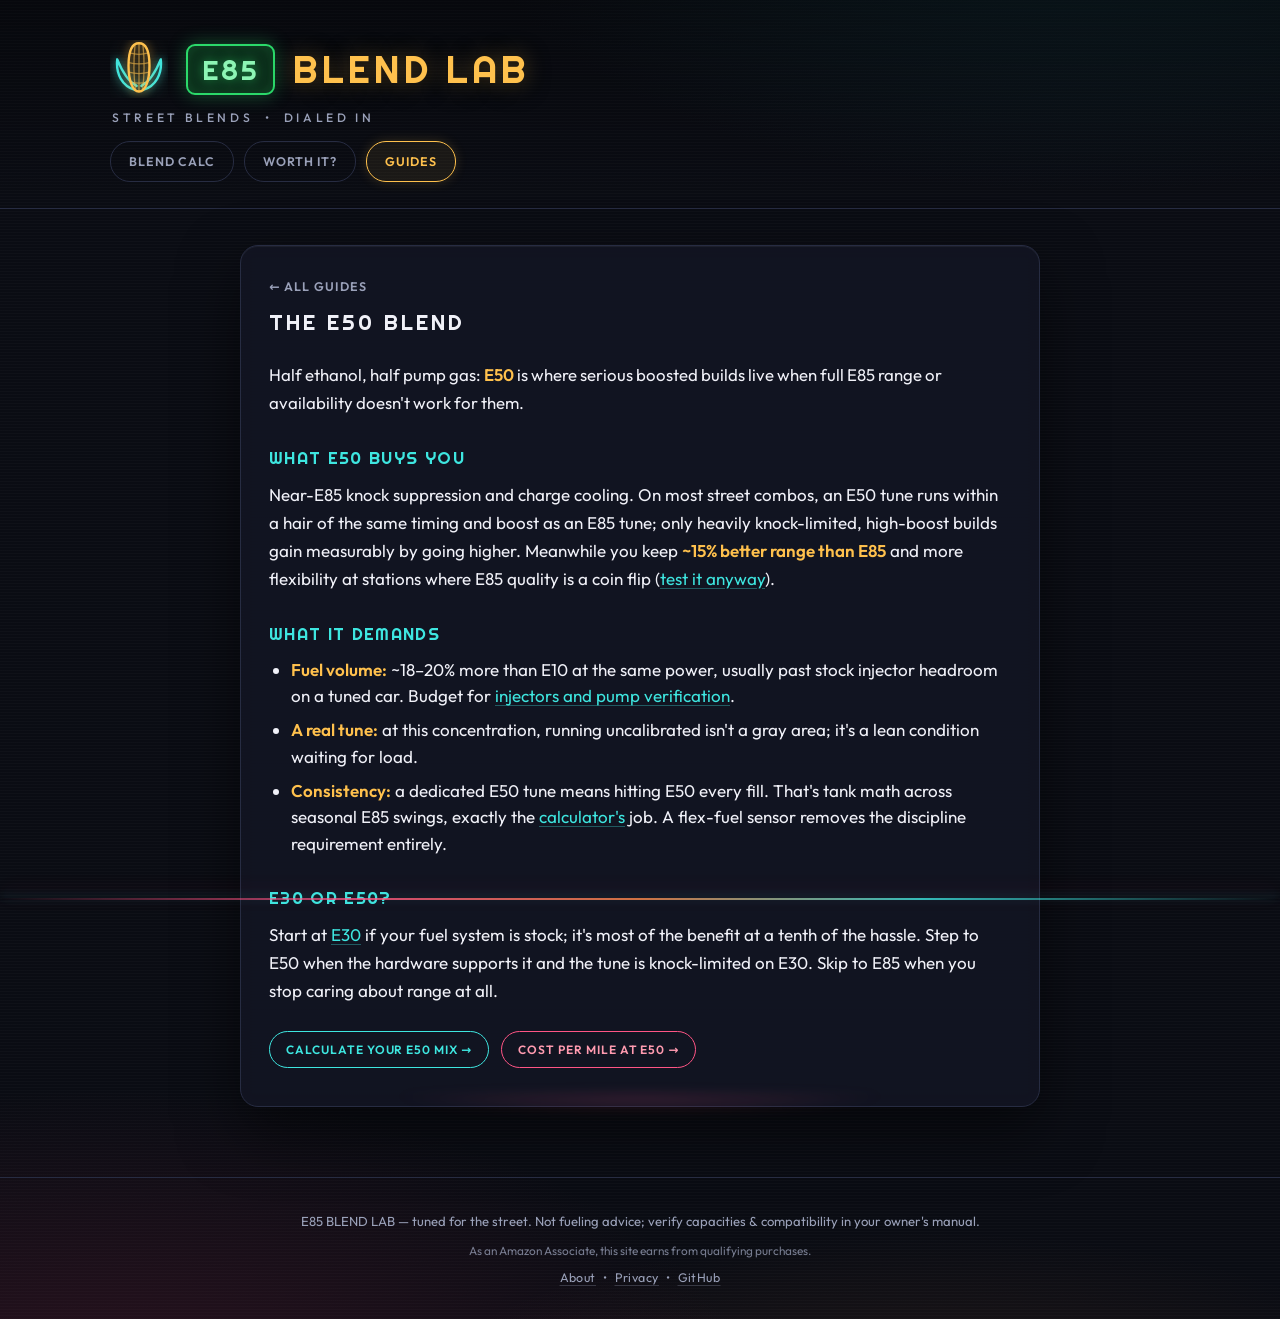
<file: e50-blend.html>
<!DOCTYPE html>
<html lang="en">
<head>
<meta charset="UTF-8">
<meta name="viewport" content="width=device-width, initial-scale=1.0">
<title>The E50 Blend — Halfway to Race Gas | E85 Blend Lab</title>
<meta name="description" content="E50 delivers near-E85 knock resistance for boosted builds with fuel-system headroom, at a smaller MPG and range penalty. What it takes and how to mix it.">
<meta name="color-scheme" content="dark">
<meta name="theme-color" content="#0a0c13">
<meta property="og:type" content="article">
<meta property="og:title" content="The E50 Blend — Halfway to Race Gas">
<meta property="og:description" content="Near-E85 knock resistance for boosted builds that have the fuel-system headroom. What it takes.">
<meta property="og:url" content="https://e85calc.com/e50-blend.html">
<meta property="og:image" content="https://e85calc.com/og-image.png">
<meta property="og:image:width" content="1200">
<meta property="og:image:height" content="630">
<meta name="twitter:card" content="summary_large_image">
<link rel="canonical" href="https://e85calc.com/e50-blend.html">
<link rel="preload" href="righteous-latin.woff2" as="font" type="font/woff2" crossorigin>
<link rel="preload" href="outfit-latin.woff2" as="font" type="font/woff2" crossorigin>
<link rel="stylesheet" href="styles.css">
<link rel="icon" href="icon.svg" type="image/svg+xml">
<link rel="apple-touch-icon" href="apple-touch-icon.png">
<link rel="manifest" href="manifest.webmanifest">
<script type="application/ld+json">
{
  "@context": "https://schema.org",
  "@graph": [
    {
      "@type": "BreadcrumbList",
      "itemListElement": [
        { "@type": "ListItem", "position": 1, "name": "E85 Blend Lab", "item": "https://e85calc.com/" },
        { "@type": "ListItem", "position": 2, "name": "Guides", "item": "https://e85calc.com/guides.html" },
        { "@type": "ListItem", "position": 3, "name": "The E50 Blend", "item": "https://e85calc.com/e50-blend.html" }
      ]
    },
    {
      "@type": "Article",
      "headline": "The E50 Blend — Halfway to Race Gas",
      "description": "E50 delivers near-E85 knock resistance for boosted builds with fuel-system headroom, at a smaller MPG and range penalty.",
      "url": "https://e85calc.com/e50-blend.html"
    },
    {
      "@type": "FAQPage",
      "mainEntity": [
        {
          "@type": "Question",
          "name": "Is E50 as good as E85 for knock resistance?",
          "acceptedAnswer": { "@type": "Answer", "text": "Close on most street builds: E50 captures the large majority of E85's practical knock benefit. Only high-boost, knock-limited combos leave measurable timing on the table by stopping at E50." }
        },
        {
          "@type": "Question",
          "name": "What fuel system does E50 need?",
          "acceptedAnswer": { "@type": "Answer", "text": "Roughly 18–20% more fuel volume than E10 at the same power. That usually exceeds stock injector headroom on tuned cars; plan for upgraded injectors and verify pump capacity at full load." }
        }
      ]
    }
  ]
}
</script>
<script src="analytics.js" async></script>
</head>
<body>

<header class="site-header">
  <div class="header-inner">
    <div class="logo">
      <svg class="logo-cob" width="52" height="52" viewBox="0 0 72 72" aria-hidden="true"
           fill="none" stroke-linecap="round" stroke-linejoin="round">
        <g class="cob-husk" stroke="#3ee6e0" stroke-width="3">
          <path d="M31 62 C15 57 7 42 9 24 C15 39 22 51 33 57"/>
          <path d="M41 62 C57 57 65 42 63 24 C57 39 50 51 39 57"/>
        </g>
        <g class="cob-body" stroke="#ffc14d" stroke-width="3" fill="#ffc14d0d">
          <path d="M36 4 C45 4 49 14 49 32 C49 50 44 64 36 64 C28 64 23 50 23 32 C23 14 27 4 36 4 Z"/>
        </g>
        <g class="cob-kernels" stroke="#ffc14d" stroke-width="1.6" opacity=".75">
          <path d="M31 7 C29.5 22 29.5 46 31.5 61"/>
          <path d="M36 4.5 L36 64"/>
          <path d="M41 7 C42.5 22 42.5 46 40.5 61"/>
          <path d="M24.5 16 Q36 19.5 47.5 16"/>
          <path d="M23.5 28 Q36 31.5 48.5 28"/>
          <path d="M23.5 40 Q36 43.5 48.5 40"/>
          <path d="M25 52 Q36 55 47 52"/>
        </g>
      </svg>
      <span class="logo-text"><span class="plate">E85</span> BLEND LAB</span>
    </div>
    <p class="tagline">STREET BLENDS &nbsp;•&nbsp; DIALED IN</p>
    <nav class="site-nav" aria-label="Pages">
      <a class="nav-link" href="./">BLEND CALC</a>
      <a class="nav-link" href="costs.html">WORTH IT?</a>
      <a class="nav-link is-current" href="guides.html" aria-current="page">GUIDES</a>
    </nav>
  </div>
</header>

<main class="layout">
  <article class="panel panel-article">
    <a class="crumb" href="guides.html">← ALL GUIDES</a>
    <h1 class="panel-title">THE E50 BLEND</h1>
    <div class="prose">
      <p class="lede">Half ethanol, half pump gas: <strong>E50</strong> is where
      serious boosted builds live when full E85 range or availability doesn't work
      for them.</p>

      <h2>WHAT E50 BUYS YOU</h2>
      <p>Near-E85 knock suppression and charge cooling. On most street combos, an
      E50 tune runs within a hair of the same timing and boost as an E85 tune;
      only heavily knock-limited, high-boost builds gain measurably by going
      higher. Meanwhile you keep <strong>~15% better range than E85</strong> and
      more flexibility at stations where E85 quality is a coin flip
      (<a href="how-to-test-e85.html">test it anyway</a>).</p>

      <h2>WHAT IT DEMANDS</h2>
      <ul>
        <li><strong>Fuel volume:</strong> ~18–20% more than E10 at the same power,
        usually past stock injector headroom on a tuned car. Budget for
        <a href="e85-conversion-guide.html">injectors and pump verification</a>.</li>
        <li><strong>A real tune:</strong> at this concentration, running uncalibrated
        isn't a gray area; it's a lean condition waiting for load.</li>
        <li><strong>Consistency:</strong> a dedicated E50 tune means hitting E50
        every fill. That's tank math across seasonal E85 swings, exactly the
        <a href="./">calculator's</a> job. A flex-fuel sensor removes the
        discipline requirement entirely.</li>
      </ul>

      <h2>E30 OR E50?</h2>
      <p>Start at <a href="e30-blend.html">E30</a> if your fuel system is stock;
      it's most of the benefit at a tenth of the hassle. Step to E50 when the
      hardware supports it and the tune is knock-limited on E30. Skip to E85 when
      you stop caring about range at all.</p>
    </div>

    <div class="cta-row">
      <a class="btn-neon" href="./?target=50">CALCULATE YOUR E50 MIX →</a>
      <a class="btn-neon btn-magenta" href="costs.html">COST PER MILE AT E50 →</a>
    </div>
  </article>
</main>

<footer class="site-footer">
  <p>E85 BLEND LAB — tuned for the street. Not fueling advice; verify capacities &amp; compatibility in your owner's manual.</p>
  <p class="aff-disclosure">As an Amazon Associate, this site earns from qualifying purchases.</p>
  <p class="footer-links"><a href="about.html">About</a> &nbsp;•&nbsp; <a href="privacy.html">Privacy</a> &nbsp;•&nbsp; <a href="https://github.com/protechguy/e85calc" rel="noopener">GitHub</a></p>
</footer>

</body>
</html>
</file>
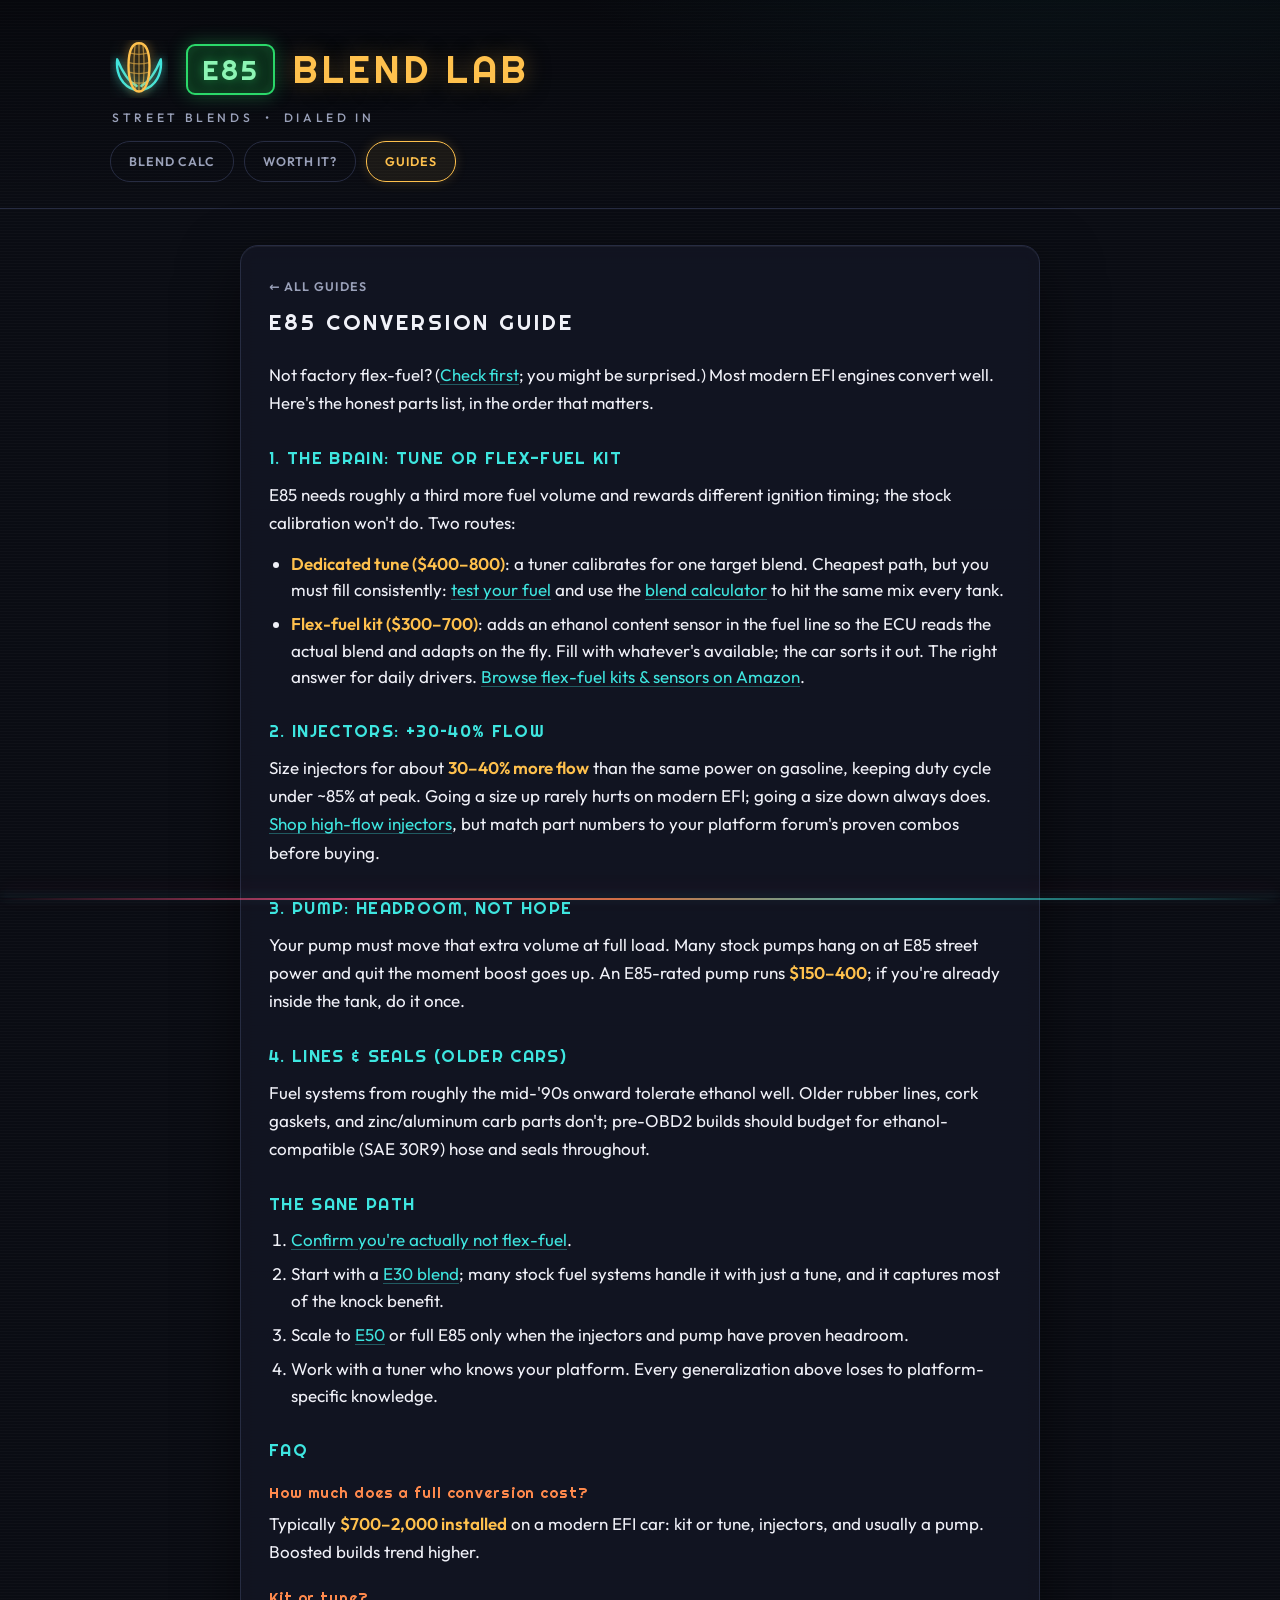
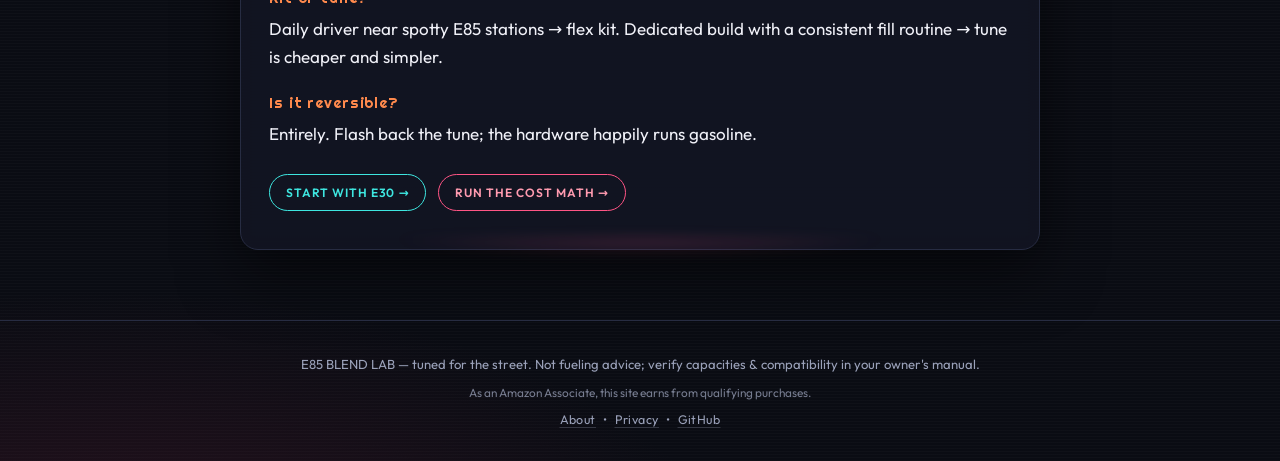
<file: e85-conversion-guide.html>
<!DOCTYPE html>
<html lang="en">
<head>
<meta charset="UTF-8">
<meta name="viewport" content="width=device-width, initial-scale=1.0">
<title>E85 Conversion Guide: Parts &amp; Costs | E85 Blend Lab</title>
<meta name="description" content="Converting a non-flex-fuel car to E85: tune vs flex-fuel kit, injector sizing, pump requirements, lines and seals, realistic costs, and where to start.">
<meta name="color-scheme" content="dark">
<meta name="theme-color" content="#0a0c13">
<meta property="og:type" content="article">
<meta property="og:title" content="E85 Conversion Guide — What It Takes &amp; What It Costs">
<meta property="og:description" content="Tune vs flex-fuel kit, injector sizing, pump headroom, lines and seals: the honest parts list and price ranges.">
<meta property="og:url" content="https://e85calc.com/e85-conversion-guide.html">
<meta property="og:image" content="https://e85calc.com/og-image.png">
<meta property="og:image:width" content="1200">
<meta property="og:image:height" content="630">
<meta name="twitter:card" content="summary_large_image">
<link rel="canonical" href="https://e85calc.com/e85-conversion-guide.html">
<link rel="preload" href="righteous-latin.woff2" as="font" type="font/woff2" crossorigin>
<link rel="preload" href="outfit-latin.woff2" as="font" type="font/woff2" crossorigin>
<link rel="stylesheet" href="styles.css">
<link rel="icon" href="icon.svg" type="image/svg+xml">
<link rel="apple-touch-icon" href="apple-touch-icon.png">
<link rel="manifest" href="manifest.webmanifest">
<script type="application/ld+json">
{
  "@context": "https://schema.org",
  "@graph": [
    {
      "@type": "BreadcrumbList",
      "itemListElement": [
        { "@type": "ListItem", "position": 1, "name": "E85 Blend Lab", "item": "https://e85calc.com/" },
        { "@type": "ListItem", "position": 2, "name": "Guides", "item": "https://e85calc.com/guides.html" },
        { "@type": "ListItem", "position": 3, "name": "E85 Conversion Guide", "item": "https://e85calc.com/e85-conversion-guide.html" }
      ]
    },
    {
      "@type": "Article",
      "headline": "E85 Conversion Guide — What It Takes & What It Costs",
      "description": "Converting a non-flex-fuel car to E85: tune vs flex-fuel kit, injector sizing, pump requirements, lines and seals, realistic costs.",
      "url": "https://e85calc.com/e85-conversion-guide.html"
    },
    {
      "@type": "FAQPage",
      "mainEntity": [
        {
          "@type": "Question",
          "name": "How much does an E85 conversion cost?",
          "acceptedAnswer": { "@type": "Answer", "text": "For a modern EFI car: roughly $300–700 for a flex-fuel kit or $400–800 for a dedicated tune, $200–500 for injectors, and $150–400 for a pump if yours lacks headroom. A typical full setup lands between $700 and $2,000 installed, platform depending." }
        },
        {
          "@type": "Question",
          "name": "Do I need a flex-fuel kit or just a tune?",
          "acceptedAnswer": { "@type": "Answer", "text": "A dedicated tune is cheaper but locks you to one blend; you must fill consistently. A flex-fuel kit adds an ethanol content sensor so the ECU adapts to whatever blend is in the tank, which suits drivers who can't always find E85." }
        },
        {
          "@type": "Question",
          "name": "How much bigger do E85 injectors need to be?",
          "acceptedAnswer": { "@type": "Answer", "text": "Plan on roughly 30–40% more flow than the same power level on gasoline, and keep injector duty cycle under about 85% at peak. Size for the blend you actually intend to run." }
        }
      ]
    }
  ]
}
</script>
<script src="analytics.js" async></script>
</head>
<body>

<header class="site-header">
  <div class="header-inner">
    <div class="logo">
      <svg class="logo-cob" width="52" height="52" viewBox="0 0 72 72" aria-hidden="true"
           fill="none" stroke-linecap="round" stroke-linejoin="round">
        <g class="cob-husk" stroke="#3ee6e0" stroke-width="3">
          <path d="M31 62 C15 57 7 42 9 24 C15 39 22 51 33 57"/>
          <path d="M41 62 C57 57 65 42 63 24 C57 39 50 51 39 57"/>
        </g>
        <g class="cob-body" stroke="#ffc14d" stroke-width="3" fill="#ffc14d0d">
          <path d="M36 4 C45 4 49 14 49 32 C49 50 44 64 36 64 C28 64 23 50 23 32 C23 14 27 4 36 4 Z"/>
        </g>
        <g class="cob-kernels" stroke="#ffc14d" stroke-width="1.6" opacity=".75">
          <path d="M31 7 C29.5 22 29.5 46 31.5 61"/>
          <path d="M36 4.5 L36 64"/>
          <path d="M41 7 C42.5 22 42.5 46 40.5 61"/>
          <path d="M24.5 16 Q36 19.5 47.5 16"/>
          <path d="M23.5 28 Q36 31.5 48.5 28"/>
          <path d="M23.5 40 Q36 43.5 48.5 40"/>
          <path d="M25 52 Q36 55 47 52"/>
        </g>
      </svg>
      <span class="logo-text"><span class="plate">E85</span> BLEND LAB</span>
    </div>
    <p class="tagline">STREET BLENDS &nbsp;•&nbsp; DIALED IN</p>
    <nav class="site-nav" aria-label="Pages">
      <a class="nav-link" href="./">BLEND CALC</a>
      <a class="nav-link" href="costs.html">WORTH IT?</a>
      <a class="nav-link is-current" href="guides.html" aria-current="page">GUIDES</a>
    </nav>
  </div>
</header>

<main class="layout">
  <article class="panel panel-article">
    <a class="crumb" href="guides.html">← ALL GUIDES</a>
    <h1 class="panel-title">E85 CONVERSION GUIDE</h1>
    <div class="prose">
      <p class="lede">Not factory flex-fuel? (<a href="can-my-car-run-e85.html">Check
      first</a>; you might be surprised.) Most modern EFI engines convert well.
      Here's the honest parts list, in the order that matters.</p>

      <h2>1. THE BRAIN: TUNE OR FLEX-FUEL KIT</h2>
      <p>E85 needs roughly a third more fuel volume and rewards different ignition
      timing; the stock calibration won't do. Two routes:</p>
      <ul>
        <li><strong>Dedicated tune ($400–800)</strong>: a tuner calibrates for one
        target blend. Cheapest path, but you must fill consistently:
        <a href="how-to-test-e85.html">test your fuel</a> and use the
        <a href="./">blend calculator</a> to hit the same mix every tank.</li>
        <li><strong>Flex-fuel kit ($300–700)</strong>: adds an ethanol content
        sensor in the fuel line so the ECU reads the actual blend and adapts on the
        fly. Fill with whatever's available; the car sorts it out. The right answer
        for daily drivers.
        <a class="aff-link" href="https://www.amazon.com/s?k=flex+fuel+kit+ethanol+content+sensor&amp;tag=dosecomp-20" target="_blank" rel="sponsored noopener">Browse flex-fuel kits &amp; sensors on Amazon</a>.</li>
      </ul>

      <h2>2. INJECTORS: +30–40% FLOW</h2>
      <p>Size injectors for about <strong>30–40% more flow</strong> than the same
      power on gasoline, keeping duty cycle under ~85% at peak. Going a size up
      rarely hurts on modern EFI; going a size down always does.
      <a class="aff-link" href="https://www.amazon.com/s?k=high+flow+fuel+injectors&amp;tag=dosecomp-20" target="_blank" rel="sponsored noopener">Shop high-flow injectors</a>,
      but match part numbers to your platform forum's proven combos before buying.</p>

      <h2>3. PUMP: HEADROOM, NOT HOPE</h2>
      <p>Your pump must move that extra volume at full load. Many stock pumps hang
      on at E85 street power and quit the moment boost goes up. An E85-rated pump
      runs <strong>$150–400</strong>; if you're already inside the tank, do it once.</p>

      <h2>4. LINES &amp; SEALS (OLDER CARS)</h2>
      <p>Fuel systems from roughly the mid-'90s onward tolerate ethanol well.
      Older rubber lines, cork gaskets, and zinc/aluminum carb parts don't;
      pre-OBD2 builds should budget for ethanol-compatible (SAE 30R9) hose and
      seals throughout.</p>

      <h2>THE SANE PATH</h2>
      <ol>
        <li><a href="can-my-car-run-e85.html">Confirm you're actually not flex-fuel</a>.</li>
        <li>Start with a <a href="e30-blend.html">E30 blend</a>; many stock fuel
        systems handle it with just a tune, and it captures most of the knock
        benefit.</li>
        <li>Scale to <a href="e50-blend.html">E50</a> or full E85 only when the
        injectors and pump have proven headroom.</li>
        <li>Work with a tuner who knows your platform. Every generalization above
        loses to platform-specific knowledge.</li>
      </ol>

      <h2>FAQ</h2>
      <h3>How much does a full conversion cost?</h3>
      <p>Typically <strong>$700–2,000 installed</strong> on a modern EFI car:
      kit or tune, injectors, and usually a pump. Boosted builds trend higher.</p>
      <h3>Kit or tune?</h3>
      <p>Daily driver near spotty E85 stations → flex kit. Dedicated build with a
      consistent fill routine → tune is cheaper and simpler.</p>
      <h3>Is it reversible?</h3>
      <p>Entirely. Flash back the tune; the hardware happily runs gasoline.</p>
    </div>

    <div class="cta-row">
      <a class="btn-neon" href="./?target=30">START WITH E30 →</a>
      <a class="btn-neon btn-magenta" href="costs.html">RUN THE COST MATH →</a>
    </div>
  </article>
</main>

<footer class="site-footer">
  <p>E85 BLEND LAB — tuned for the street. Not fueling advice; verify capacities &amp; compatibility in your owner's manual.</p>
  <p class="aff-disclosure">As an Amazon Associate, this site earns from qualifying purchases.</p>
  <p class="footer-links"><a href="about.html">About</a> &nbsp;•&nbsp; <a href="privacy.html">Privacy</a> &nbsp;•&nbsp; <a href="https://github.com/protechguy/e85calc" rel="noopener">GitHub</a></p>
</footer>

</body>
</html>
</file>
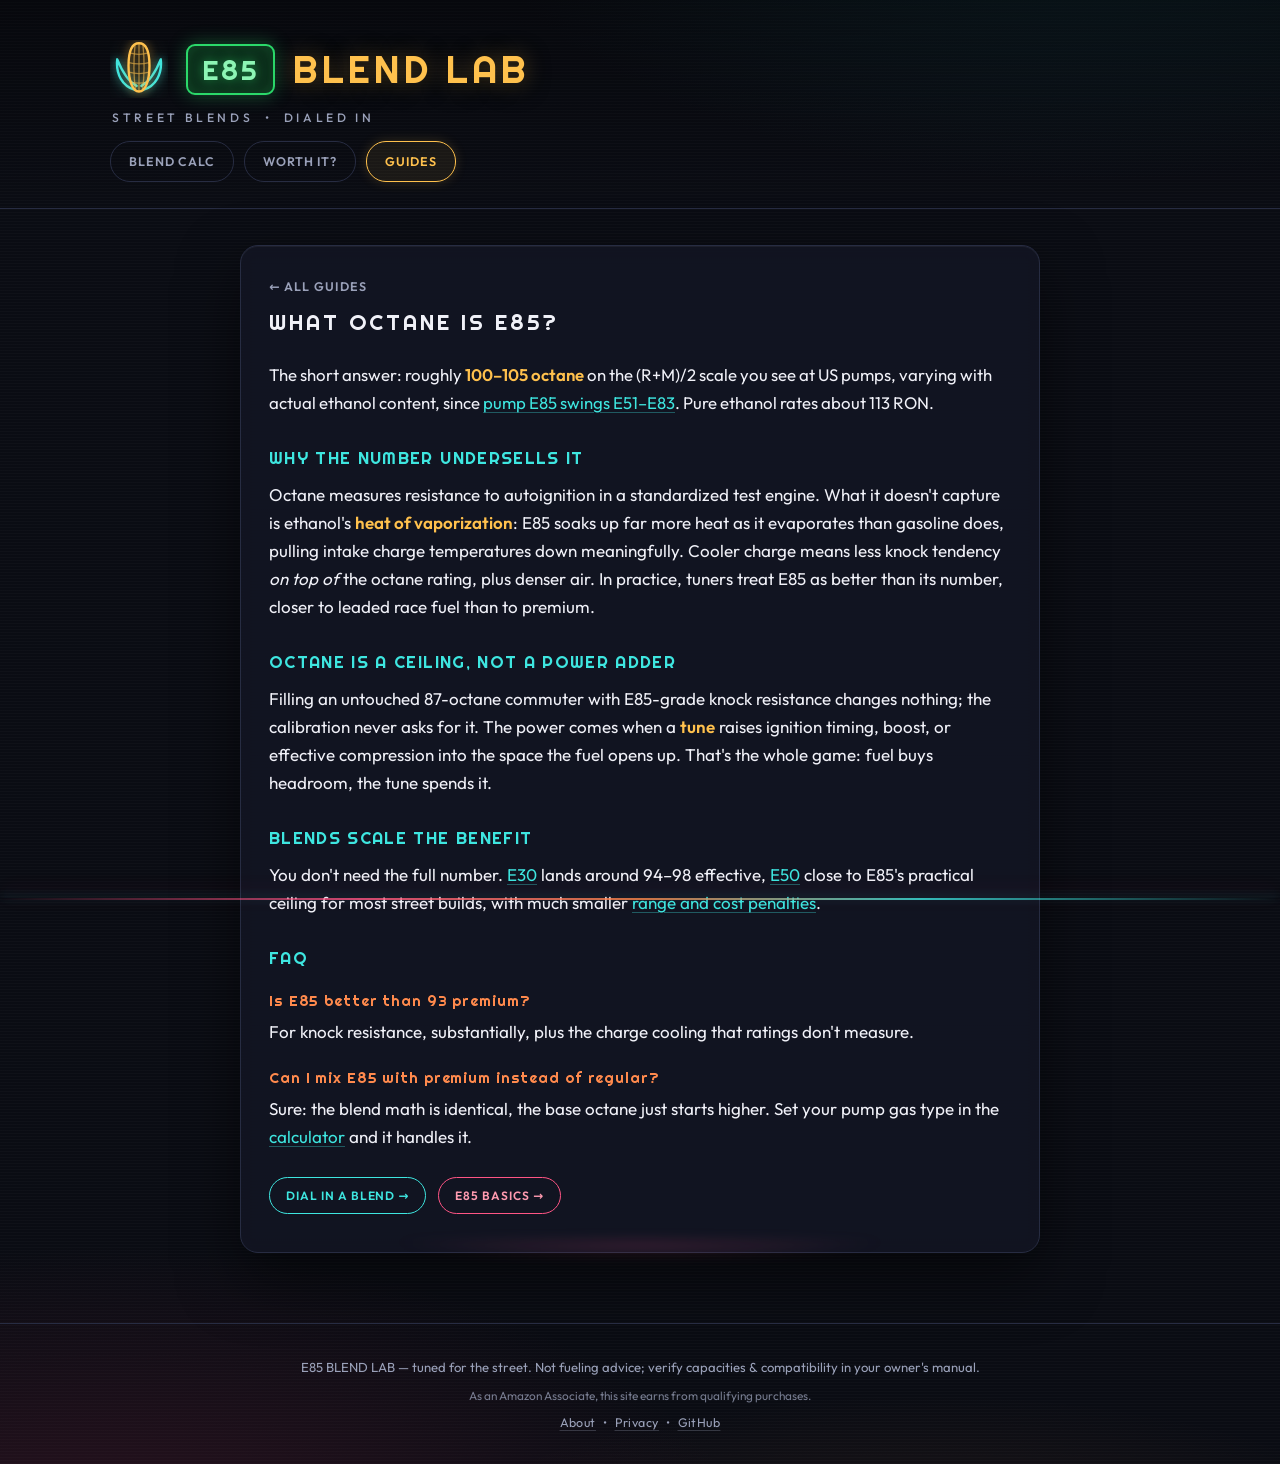
<file: e85-octane.html>
<!DOCTYPE html>
<html lang="en">
<head>
<meta charset="UTF-8">
<meta name="viewport" content="width=device-width, initial-scale=1.0">
<title>What Octane Is E85? The 100–105 Number Explained | E85 Blend Lab</title>
<meta name="description" content="E85 rates roughly 100–105 octane, and its real-world knock resistance is even better than that number thanks to charge cooling. What the ratings mean.">
<meta name="color-scheme" content="dark">
<meta name="theme-color" content="#0a0c13">
<meta property="og:type" content="article">
<meta property="og:title" content="What Octane Is E85? The 100–105 Number Explained">
<meta property="og:description" content="Roughly 100–105 octane, and its real knock resistance is better than the number suggests.">
<meta property="og:url" content="https://e85calc.com/e85-octane.html">
<meta property="og:image" content="https://e85calc.com/og-image.png">
<meta property="og:image:width" content="1200">
<meta property="og:image:height" content="630">
<meta name="twitter:card" content="summary_large_image">
<link rel="canonical" href="https://e85calc.com/e85-octane.html">
<link rel="preload" href="righteous-latin.woff2" as="font" type="font/woff2" crossorigin>
<link rel="preload" href="outfit-latin.woff2" as="font" type="font/woff2" crossorigin>
<link rel="stylesheet" href="styles.css">
<link rel="icon" href="icon.svg" type="image/svg+xml">
<link rel="apple-touch-icon" href="apple-touch-icon.png">
<link rel="manifest" href="manifest.webmanifest">
<script type="application/ld+json">
{
  "@context": "https://schema.org",
  "@graph": [
    {
      "@type": "BreadcrumbList",
      "itemListElement": [
        { "@type": "ListItem", "position": 1, "name": "E85 Blend Lab", "item": "https://e85calc.com/" },
        { "@type": "ListItem", "position": 2, "name": "Guides", "item": "https://e85calc.com/guides.html" },
        { "@type": "ListItem", "position": 3, "name": "What Octane Is E85?", "item": "https://e85calc.com/e85-octane.html" }
      ]
    },
    {
      "@type": "Article",
      "headline": "What Octane Is E85? The 100–105 Number Explained",
      "description": "E85 rates roughly 100–105 octane, and its real-world knock resistance is even better than that number thanks to charge cooling.",
      "url": "https://e85calc.com/e85-octane.html"
    },
    {
      "@type": "FAQPage",
      "mainEntity": [
        {
          "@type": "Question",
          "name": "What octane rating is E85?",
          "acceptedAnswer": { "@type": "Answer", "text": "Commonly cited at 100–105 (R+M)/2, varying with actual ethanol content since pump E85 ranges from E51 to E83. Pure ethanol rates about 113 RON." }
        },
        {
          "@type": "Question",
          "name": "Is E85 better than 93 octane?",
          "acceptedAnswer": { "@type": "Answer", "text": "For knock resistance, substantially, and E85 also cools the intake charge as it evaporates, which pump-gas octane ratings don't capture. A tuned engine can run more timing and boost on E85 than on any street pump gasoline." }
        },
        {
          "@type": "Question",
          "name": "Does higher octane alone make more power?",
          "acceptedAnswer": { "@type": "Answer", "text": "No: octane raises the ceiling; the tune has to use it. An engine calibrated for 87 gains nothing from E85's octane until timing, boost, or compression take advantage of it." }
        }
      ]
    }
  ]
}
</script>
<script src="analytics.js" async></script>
</head>
<body>

<header class="site-header">
  <div class="header-inner">
    <div class="logo">
      <svg class="logo-cob" width="52" height="52" viewBox="0 0 72 72" aria-hidden="true"
           fill="none" stroke-linecap="round" stroke-linejoin="round">
        <g class="cob-husk" stroke="#3ee6e0" stroke-width="3">
          <path d="M31 62 C15 57 7 42 9 24 C15 39 22 51 33 57"/>
          <path d="M41 62 C57 57 65 42 63 24 C57 39 50 51 39 57"/>
        </g>
        <g class="cob-body" stroke="#ffc14d" stroke-width="3" fill="#ffc14d0d">
          <path d="M36 4 C45 4 49 14 49 32 C49 50 44 64 36 64 C28 64 23 50 23 32 C23 14 27 4 36 4 Z"/>
        </g>
        <g class="cob-kernels" stroke="#ffc14d" stroke-width="1.6" opacity=".75">
          <path d="M31 7 C29.5 22 29.5 46 31.5 61"/>
          <path d="M36 4.5 L36 64"/>
          <path d="M41 7 C42.5 22 42.5 46 40.5 61"/>
          <path d="M24.5 16 Q36 19.5 47.5 16"/>
          <path d="M23.5 28 Q36 31.5 48.5 28"/>
          <path d="M23.5 40 Q36 43.5 48.5 40"/>
          <path d="M25 52 Q36 55 47 52"/>
        </g>
      </svg>
      <span class="logo-text"><span class="plate">E85</span> BLEND LAB</span>
    </div>
    <p class="tagline">STREET BLENDS &nbsp;•&nbsp; DIALED IN</p>
    <nav class="site-nav" aria-label="Pages">
      <a class="nav-link" href="./">BLEND CALC</a>
      <a class="nav-link" href="costs.html">WORTH IT?</a>
      <a class="nav-link is-current" href="guides.html" aria-current="page">GUIDES</a>
    </nav>
  </div>
</header>

<main class="layout">
  <article class="panel panel-article">
    <a class="crumb" href="guides.html">← ALL GUIDES</a>
    <h1 class="panel-title">WHAT OCTANE IS E85?</h1>
    <div class="prose">
      <p class="lede">The short answer: roughly <strong>100–105 octane</strong> on the
      (R+M)/2 scale you see at US pumps, varying with actual ethanol content,
      since <a href="winter-vs-summer-e85.html">pump E85 swings E51–E83</a>. Pure
      ethanol rates about 113 RON.</p>

      <h2>WHY THE NUMBER UNDERSELLS IT</h2>
      <p>Octane measures resistance to autoignition in a standardized test engine.
      What it doesn't capture is ethanol's <strong>heat of vaporization</strong>:
      E85 soaks up far more heat as it evaporates than gasoline does, pulling
      intake charge temperatures down meaningfully. Cooler charge means less knock
      tendency <em>on top of</em> the octane rating, plus denser air. In practice,
      tuners treat E85 as better than its number, closer to leaded race fuel than
      to premium.</p>

      <h2>OCTANE IS A CEILING, NOT A POWER ADDER</h2>
      <p>Filling an untouched 87-octane commuter with E85-grade knock resistance
      changes nothing; the calibration never asks for it. The power comes when a
      <strong>tune</strong> raises ignition timing, boost, or effective compression
      into the space the fuel opens up. That's the whole game:
      fuel buys headroom, the tune spends it.</p>

      <h2>BLENDS SCALE THE BENEFIT</h2>
      <p>You don't need the full number. <a href="e30-blend.html">E30</a> lands
      around 94–98 effective, <a href="e50-blend.html">E50</a> close to E85's
      practical ceiling for most street builds, with much smaller
      <a href="costs.html">range and cost penalties</a>.</p>

      <h2>FAQ</h2>
      <h3>Is E85 better than 93 premium?</h3>
      <p>For knock resistance, substantially, plus the charge cooling that ratings
      don't measure.</p>
      <h3>Can I mix E85 with premium instead of regular?</h3>
      <p>Sure: the blend math is identical, the base octane just starts higher.
      Set your pump gas type in the <a href="./">calculator</a> and it handles it.</p>
    </div>

    <div class="cta-row">
      <a class="btn-neon" href="./">DIAL IN A BLEND →</a>
      <a class="btn-neon btn-magenta" href="what-is-e85.html">E85 BASICS →</a>
    </div>
  </article>
</main>

<footer class="site-footer">
  <p>E85 BLEND LAB — tuned for the street. Not fueling advice; verify capacities &amp; compatibility in your owner's manual.</p>
  <p class="aff-disclosure">As an Amazon Associate, this site earns from qualifying purchases.</p>
  <p class="footer-links"><a href="about.html">About</a> &nbsp;•&nbsp; <a href="privacy.html">Privacy</a> &nbsp;•&nbsp; <a href="https://github.com/protechguy/e85calc" rel="noopener">GitHub</a></p>
</footer>

</body>
</html>
</file>
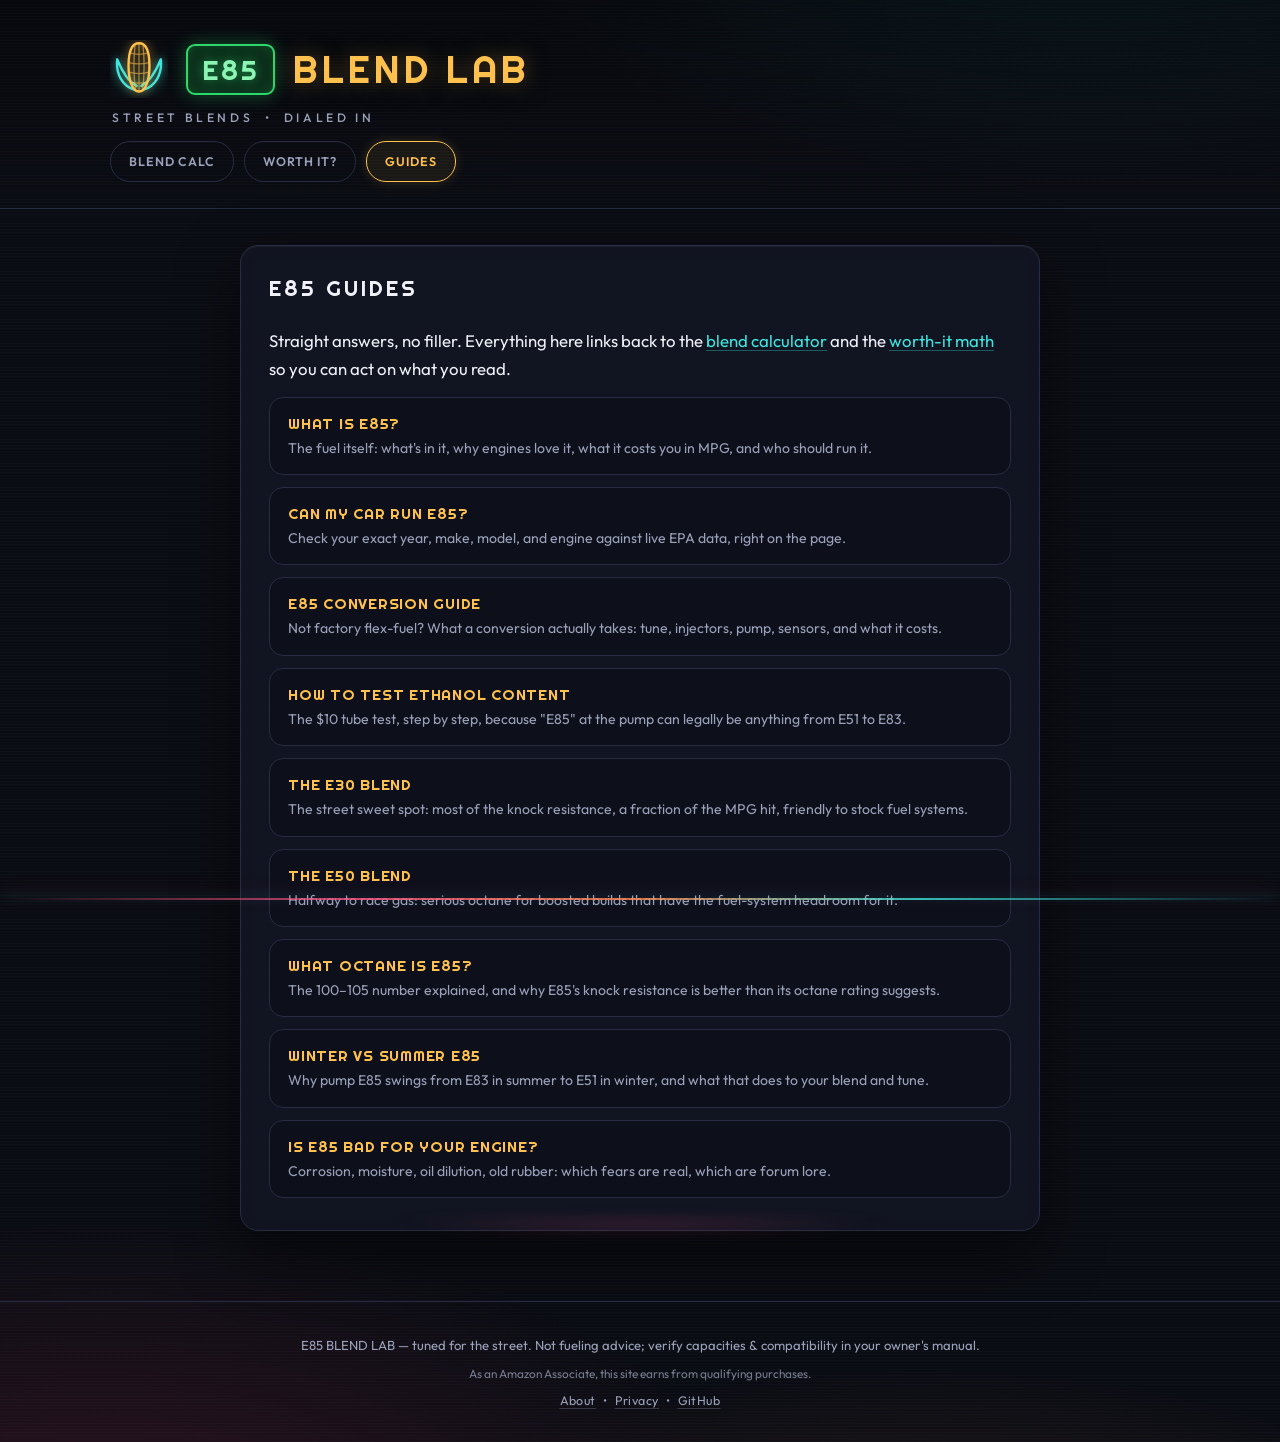
<file: guides.html>
<!DOCTYPE html>
<html lang="en">
<head>
<meta charset="UTF-8">
<meta name="viewport" content="width=device-width, initial-scale=1.0">
<title>E85 Guides — Blends, Testing, Conversion | E85 Blend Lab</title>
<meta name="description" content="Straight answers on E85: what it is, whether your car can run it, conversion costs, testing ethanol content, seasonal blends, E30/E50 mixes, and more.">
<meta name="color-scheme" content="dark">
<meta name="theme-color" content="#0a0c13">
<meta property="og:type" content="website">
<meta property="og:title" content="E85 Guides — Flex Fuel, Blends, Testing &amp; Conversion">
<meta property="og:description" content="Straight answers on E85 from the Blend Lab: compatibility, conversion, testing, seasonal blends, and the popular E30/E50 mixes.">
<meta property="og:url" content="https://e85calc.com/guides.html">
<meta property="og:image" content="https://e85calc.com/og-image.png">
<meta property="og:image:width" content="1200">
<meta property="og:image:height" content="630">
<meta name="twitter:card" content="summary_large_image">
<link rel="canonical" href="https://e85calc.com/guides.html">
<link rel="preload" href="righteous-latin.woff2" as="font" type="font/woff2" crossorigin>
<link rel="preload" href="outfit-latin.woff2" as="font" type="font/woff2" crossorigin>
<link rel="stylesheet" href="styles.css">
<link rel="icon" href="icon.svg" type="image/svg+xml">
<link rel="apple-touch-icon" href="apple-touch-icon.png">
<link rel="manifest" href="manifest.webmanifest">
<script type="application/ld+json">
{
  "@context": "https://schema.org",
  "@type": "CollectionPage",
  "name": "E85 Guides",
  "url": "https://e85calc.com/guides.html",
  "description": "Straight answers on E85: compatibility, conversion, testing, seasonal blends, and the popular E30/E50 mixes.",
  "mainEntity": {
    "@type": "ItemList",
    "itemListElement": [
      { "@type": "ListItem", "position": 1, "name": "What Is E85?", "url": "https://e85calc.com/what-is-e85.html" },
      { "@type": "ListItem", "position": 2, "name": "Can My Car Run E85?", "url": "https://e85calc.com/can-my-car-run-e85.html" },
      { "@type": "ListItem", "position": 3, "name": "E85 Conversion Guide", "url": "https://e85calc.com/e85-conversion-guide.html" },
      { "@type": "ListItem", "position": 4, "name": "How to Test Ethanol Content", "url": "https://e85calc.com/how-to-test-e85.html" },
      { "@type": "ListItem", "position": 5, "name": "The E30 Blend", "url": "https://e85calc.com/e30-blend.html" },
      { "@type": "ListItem", "position": 6, "name": "The E50 Blend", "url": "https://e85calc.com/e50-blend.html" },
      { "@type": "ListItem", "position": 7, "name": "What Octane Is E85?", "url": "https://e85calc.com/e85-octane.html" },
      { "@type": "ListItem", "position": 8, "name": "Winter vs Summer E85", "url": "https://e85calc.com/winter-vs-summer-e85.html" },
      { "@type": "ListItem", "position": 9, "name": "Is E85 Bad for Your Engine?", "url": "https://e85calc.com/is-e85-bad-for-your-engine.html" }
    ]
  }
}
</script>
<script src="analytics.js" async></script>
</head>
<body>

<header class="site-header">
  <div class="header-inner">
    <div class="logo">
      <svg class="logo-cob" width="52" height="52" viewBox="0 0 72 72" aria-hidden="true"
           fill="none" stroke-linecap="round" stroke-linejoin="round">
        <g class="cob-husk" stroke="#3ee6e0" stroke-width="3">
          <path d="M31 62 C15 57 7 42 9 24 C15 39 22 51 33 57"/>
          <path d="M41 62 C57 57 65 42 63 24 C57 39 50 51 39 57"/>
        </g>
        <g class="cob-body" stroke="#ffc14d" stroke-width="3" fill="#ffc14d0d">
          <path d="M36 4 C45 4 49 14 49 32 C49 50 44 64 36 64 C28 64 23 50 23 32 C23 14 27 4 36 4 Z"/>
        </g>
        <g class="cob-kernels" stroke="#ffc14d" stroke-width="1.6" opacity=".75">
          <path d="M31 7 C29.5 22 29.5 46 31.5 61"/>
          <path d="M36 4.5 L36 64"/>
          <path d="M41 7 C42.5 22 42.5 46 40.5 61"/>
          <path d="M24.5 16 Q36 19.5 47.5 16"/>
          <path d="M23.5 28 Q36 31.5 48.5 28"/>
          <path d="M23.5 40 Q36 43.5 48.5 40"/>
          <path d="M25 52 Q36 55 47 52"/>
        </g>
      </svg>
      <span class="logo-text"><span class="plate">E85</span> BLEND LAB</span>
    </div>
    <p class="tagline">STREET BLENDS &nbsp;•&nbsp; DIALED IN</p>
    <nav class="site-nav" aria-label="Pages">
      <a class="nav-link" href="./">BLEND CALC</a>
      <a class="nav-link" href="costs.html">WORTH IT?</a>
      <a class="nav-link is-current" href="guides.html" aria-current="page">GUIDES</a>
    </nav>
  </div>
</header>

<main class="layout">
  <section class="panel panel-article">
    <h1 class="panel-title">E85 GUIDES</h1>
    <div class="prose">
      <p class="lede">Straight answers, no filler. Everything here links back to the
      <a href="./">blend calculator</a> and the <a href="costs.html">worth-it math</a>
      so you can act on what you read.</p>
    </div>

    <ul class="guide-list">
      <li><a href="what-is-e85.html">
        <span class="g-title">WHAT IS E85?</span>
        <span class="g-desc">The fuel itself: what's in it, why engines love it, what it costs you in MPG, and who should run it.</span>
      </a></li>
      <li><a href="can-my-car-run-e85.html">
        <span class="g-title">CAN MY CAR RUN E85?</span>
        <span class="g-desc">Check your exact year, make, model, and engine against live EPA data, right on the page.</span>
      </a></li>
      <li><a href="e85-conversion-guide.html">
        <span class="g-title">E85 CONVERSION GUIDE</span>
        <span class="g-desc">Not factory flex-fuel? What a conversion actually takes: tune, injectors, pump, sensors, and what it costs.</span>
      </a></li>
      <li><a href="how-to-test-e85.html">
        <span class="g-title">HOW TO TEST ETHANOL CONTENT</span>
        <span class="g-desc">The $10 tube test, step by step, because "E85" at the pump can legally be anything from E51 to E83.</span>
      </a></li>
      <li><a href="e30-blend.html">
        <span class="g-title">THE E30 BLEND</span>
        <span class="g-desc">The street sweet spot: most of the knock resistance, a fraction of the MPG hit, friendly to stock fuel systems.</span>
      </a></li>
      <li><a href="e50-blend.html">
        <span class="g-title">THE E50 BLEND</span>
        <span class="g-desc">Halfway to race gas: serious octane for boosted builds that have the fuel-system headroom for it.</span>
      </a></li>
      <li><a href="e85-octane.html">
        <span class="g-title">WHAT OCTANE IS E85?</span>
        <span class="g-desc">The 100–105 number explained, and why E85's knock resistance is better than its octane rating suggests.</span>
      </a></li>
      <li><a href="winter-vs-summer-e85.html">
        <span class="g-title">WINTER VS SUMMER E85</span>
        <span class="g-desc">Why pump E85 swings from E83 in summer to E51 in winter, and what that does to your blend and tune.</span>
      </a></li>
      <li><a href="is-e85-bad-for-your-engine.html">
        <span class="g-title">IS E85 BAD FOR YOUR ENGINE?</span>
        <span class="g-desc">Corrosion, moisture, oil dilution, old rubber: which fears are real, which are forum lore.</span>
      </a></li>
    </ul>
  </section>
</main>

<footer class="site-footer">
  <p>E85 BLEND LAB — tuned for the street. Not fueling advice; verify capacities &amp; compatibility in your owner's manual.</p>
  <p class="aff-disclosure">As an Amazon Associate, this site earns from qualifying purchases.</p>
  <p class="footer-links"><a href="about.html">About</a> &nbsp;•&nbsp; <a href="privacy.html">Privacy</a> &nbsp;•&nbsp; <a href="https://github.com/protechguy/e85calc" rel="noopener">GitHub</a></p>
</footer>

</body>
</html>
</file>
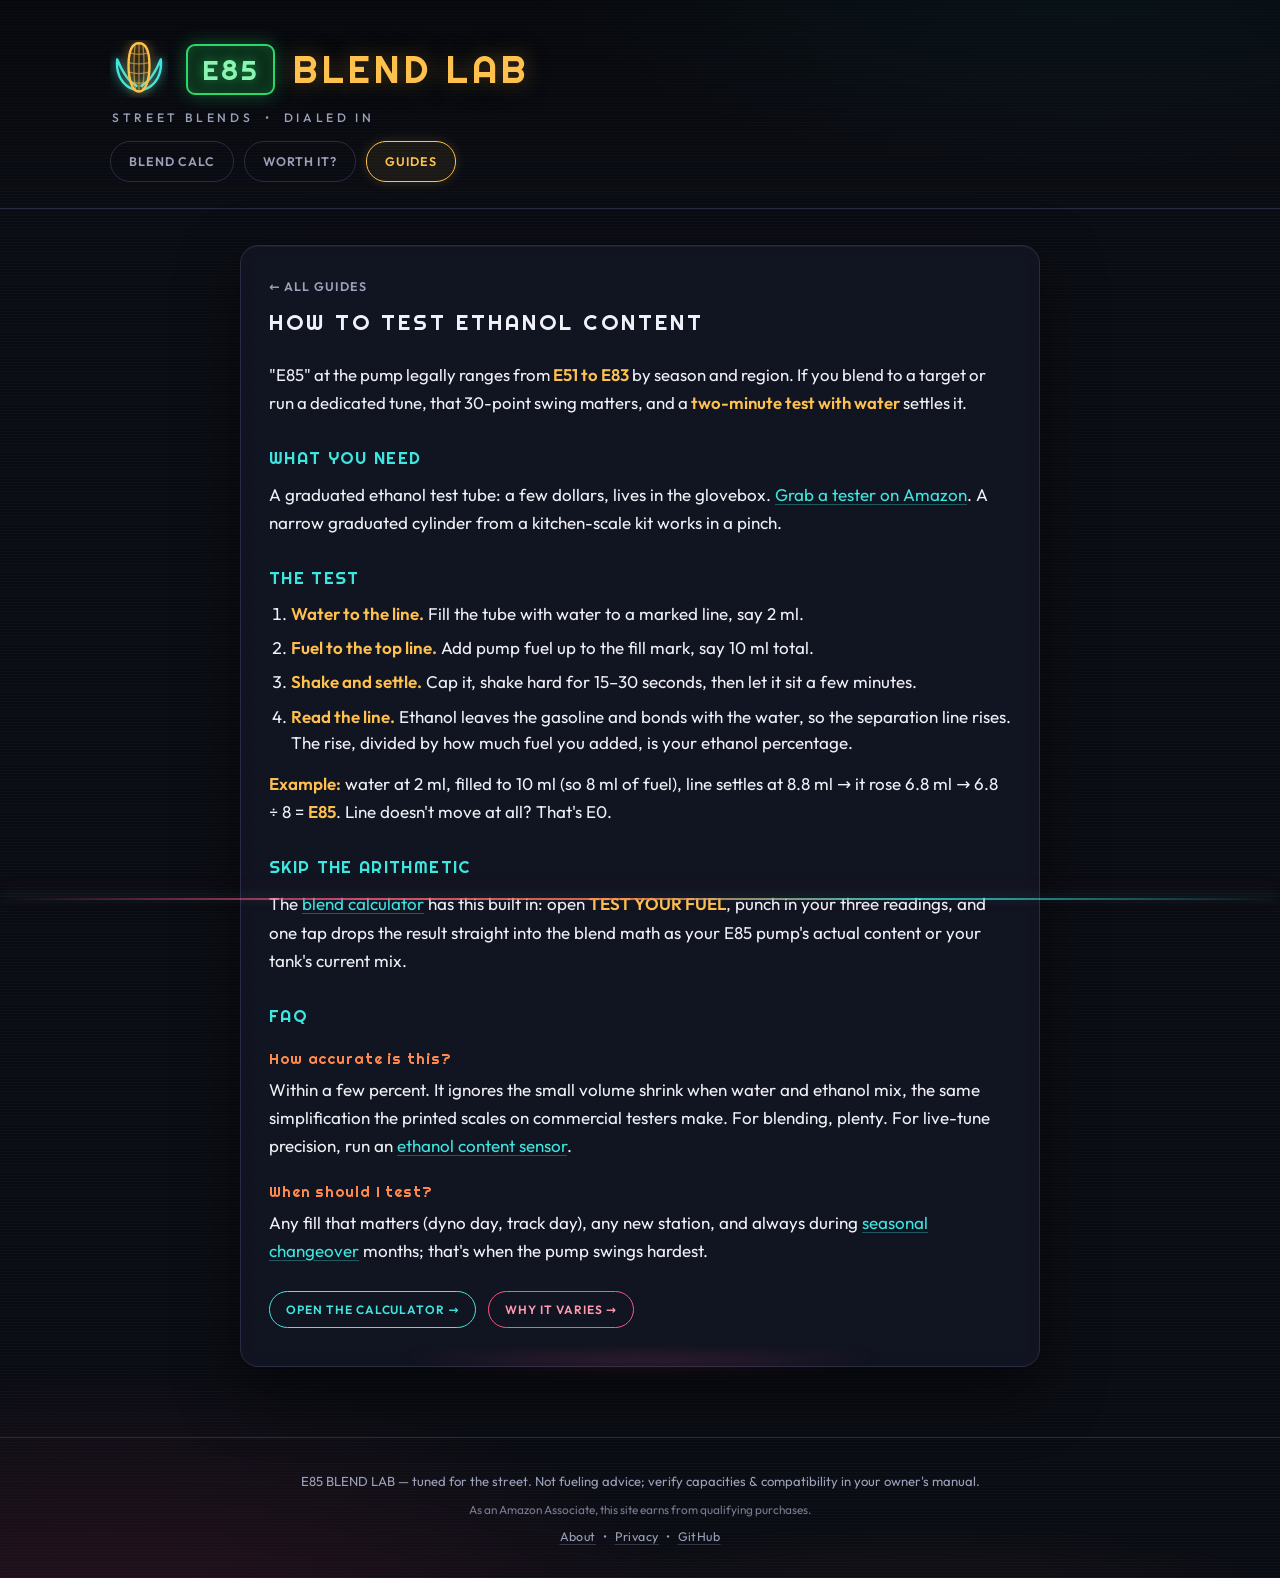
<file: how-to-test-e85.html>
<!DOCTYPE html>
<html lang="en">
<head>
<meta charset="UTF-8">
<meta name="viewport" content="width=device-width, initial-scale=1.0">
<title>How to Test E85 Ethanol Content | E85 Blend Lab</title>
<meta name="description" content="Pump E85 can be anything from E51 to E83. Test actual ethanol content in two minutes with a graduated tube and water, step by step, with the math done for you.">
<meta name="color-scheme" content="dark">
<meta name="theme-color" content="#0a0c13">
<meta property="og:type" content="article">
<meta property="og:title" content="How to Test E85 Ethanol Content — The $10 Tube Test">
<meta property="og:description" content="Two minutes with a graduated tube and water tells you what the pump actually sold you. Step by step.">
<meta property="og:url" content="https://e85calc.com/how-to-test-e85.html">
<meta property="og:image" content="https://e85calc.com/og-image.png">
<meta property="og:image:width" content="1200">
<meta property="og:image:height" content="630">
<meta name="twitter:card" content="summary_large_image">
<link rel="canonical" href="https://e85calc.com/how-to-test-e85.html">
<link rel="preload" href="righteous-latin.woff2" as="font" type="font/woff2" crossorigin>
<link rel="preload" href="outfit-latin.woff2" as="font" type="font/woff2" crossorigin>
<link rel="stylesheet" href="styles.css">
<link rel="icon" href="icon.svg" type="image/svg+xml">
<link rel="apple-touch-icon" href="apple-touch-icon.png">
<link rel="manifest" href="manifest.webmanifest">
<script type="application/ld+json">
{
  "@context": "https://schema.org",
  "@graph": [
    {
      "@type": "BreadcrumbList",
      "itemListElement": [
        { "@type": "ListItem", "position": 1, "name": "E85 Blend Lab", "item": "https://e85calc.com/" },
        { "@type": "ListItem", "position": 2, "name": "Guides", "item": "https://e85calc.com/guides.html" },
        { "@type": "ListItem", "position": 3, "name": "How to Test Ethanol Content", "item": "https://e85calc.com/how-to-test-e85.html" }
      ]
    },
    {
      "@type": "HowTo",
      "name": "Test E85 ethanol content with a graduated tube",
      "description": "Measure actual ethanol percentage using the water-absorption method.",
      "step": [
        { "@type": "HowToStep", "text": "Fill the graduated tube with water to a marked line (for example 2 ml)." },
        { "@type": "HowToStep", "text": "Add fuel from the pump up to a second marked line (for example 10 ml total)." },
        { "@type": "HowToStep", "text": "Cap and shake hard for 15–30 seconds, then let it settle for a few minutes." },
        { "@type": "HowToStep", "text": "Read where the separation line settled. Ethanol bonds with the water, so the line rises; the rise divided by the fuel volume is your ethanol fraction." }
      ]
    },
    {
      "@type": "FAQPage",
      "mainEntity": [
        {
          "@type": "Question",
          "name": "Why test E85 at all?",
          "acceptedAnswer": { "@type": "Answer", "text": "Pump E85 legally ranges from 51% to 83% ethanol by season. If you blend to a target or run a dedicated tune, that 30-point swing is the difference between dialed-in and knocking." }
        },
        {
          "@type": "Question",
          "name": "How accurate is the tube test?",
          "acceptedAnswer": { "@type": "Answer", "text": "Within a few percent; it ignores the small volume contraction when water and ethanol mix, the same simplification printed tester scales use. Plenty accurate for blending; tuners chasing exact numbers use an ethanol content sensor instead." }
        }
      ]
    }
  ]
}
</script>
<script src="analytics.js" async></script>
</head>
<body>

<header class="site-header">
  <div class="header-inner">
    <div class="logo">
      <svg class="logo-cob" width="52" height="52" viewBox="0 0 72 72" aria-hidden="true"
           fill="none" stroke-linecap="round" stroke-linejoin="round">
        <g class="cob-husk" stroke="#3ee6e0" stroke-width="3">
          <path d="M31 62 C15 57 7 42 9 24 C15 39 22 51 33 57"/>
          <path d="M41 62 C57 57 65 42 63 24 C57 39 50 51 39 57"/>
        </g>
        <g class="cob-body" stroke="#ffc14d" stroke-width="3" fill="#ffc14d0d">
          <path d="M36 4 C45 4 49 14 49 32 C49 50 44 64 36 64 C28 64 23 50 23 32 C23 14 27 4 36 4 Z"/>
        </g>
        <g class="cob-kernels" stroke="#ffc14d" stroke-width="1.6" opacity=".75">
          <path d="M31 7 C29.5 22 29.5 46 31.5 61"/>
          <path d="M36 4.5 L36 64"/>
          <path d="M41 7 C42.5 22 42.5 46 40.5 61"/>
          <path d="M24.5 16 Q36 19.5 47.5 16"/>
          <path d="M23.5 28 Q36 31.5 48.5 28"/>
          <path d="M23.5 40 Q36 43.5 48.5 40"/>
          <path d="M25 52 Q36 55 47 52"/>
        </g>
      </svg>
      <span class="logo-text"><span class="plate">E85</span> BLEND LAB</span>
    </div>
    <p class="tagline">STREET BLENDS &nbsp;•&nbsp; DIALED IN</p>
    <nav class="site-nav" aria-label="Pages">
      <a class="nav-link" href="./">BLEND CALC</a>
      <a class="nav-link" href="costs.html">WORTH IT?</a>
      <a class="nav-link is-current" href="guides.html" aria-current="page">GUIDES</a>
    </nav>
  </div>
</header>

<main class="layout">
  <article class="panel panel-article">
    <a class="crumb" href="guides.html">← ALL GUIDES</a>
    <h1 class="panel-title">HOW TO TEST ETHANOL CONTENT</h1>
    <div class="prose">
      <p class="lede">"E85" at the pump legally ranges from <strong>E51 to E83</strong>
      by season and region. If you blend to a target or run a dedicated tune, that
      30-point swing matters, and a <strong>two-minute test with water</strong>
      settles it.</p>

      <h2>WHAT YOU NEED</h2>
      <p>A graduated ethanol test tube: a few dollars, lives in the glovebox.
      <a class="aff-link" href="https://www.amazon.com/s?k=e85+ethanol+fuel+test+kit&amp;tag=dosecomp-20" target="_blank" rel="sponsored noopener">Grab a tester on Amazon</a>.
      A narrow graduated cylinder from a kitchen-scale kit works in a pinch.</p>

      <h2>THE TEST</h2>
      <ol>
        <li><strong>Water to the line.</strong> Fill the tube with water to a marked
        line, say 2 ml.</li>
        <li><strong>Fuel to the top line.</strong> Add pump fuel up to the fill mark,
        say 10 ml total.</li>
        <li><strong>Shake and settle.</strong> Cap it, shake hard for 15–30 seconds,
        then let it sit a few minutes.</li>
        <li><strong>Read the line.</strong> Ethanol leaves the gasoline and bonds
        with the water, so the separation line rises. The rise, divided by how much
        fuel you added, is your ethanol percentage.</li>
      </ol>
      <p><strong>Example:</strong> water at 2 ml, filled to 10 ml (so 8 ml of fuel),
      line settles at 8.8 ml → it rose 6.8 ml → 6.8 ÷ 8 = <strong>E85</strong>.
      Line doesn't move at all? That's E0.</p>

      <h2>SKIP THE ARITHMETIC</h2>
      <p>The <a href="./">blend calculator</a> has this built in: open
      <strong>TEST YOUR FUEL</strong>, punch in your three readings, and one tap
      drops the result straight into the blend math as your E85 pump's actual
      content or your tank's current mix.</p>

      <h2>FAQ</h2>
      <h3>How accurate is this?</h3>
      <p>Within a few percent. It ignores the small volume shrink when water and
      ethanol mix, the same simplification the printed scales on commercial
      testers make. For blending, plenty. For live-tune precision, run an
      <a href="e85-conversion-guide.html">ethanol content sensor</a>.</p>
      <h3>When should I test?</h3>
      <p>Any fill that matters (dyno day, track day), any new station, and always
      during <a href="winter-vs-summer-e85.html">seasonal changeover</a> months;
      that's when the pump swings hardest.</p>
    </div>

    <div class="cta-row">
      <a class="btn-neon" href="./">OPEN THE CALCULATOR →</a>
      <a class="btn-neon btn-magenta" href="winter-vs-summer-e85.html">WHY IT VARIES →</a>
    </div>
  </article>
</main>

<footer class="site-footer">
  <p>E85 BLEND LAB — tuned for the street. Not fueling advice; verify capacities &amp; compatibility in your owner's manual.</p>
  <p class="aff-disclosure">As an Amazon Associate, this site earns from qualifying purchases.</p>
  <p class="footer-links"><a href="about.html">About</a> &nbsp;•&nbsp; <a href="privacy.html">Privacy</a> &nbsp;•&nbsp; <a href="https://github.com/protechguy/e85calc" rel="noopener">GitHub</a></p>
</footer>

</body>
</html>
</file>
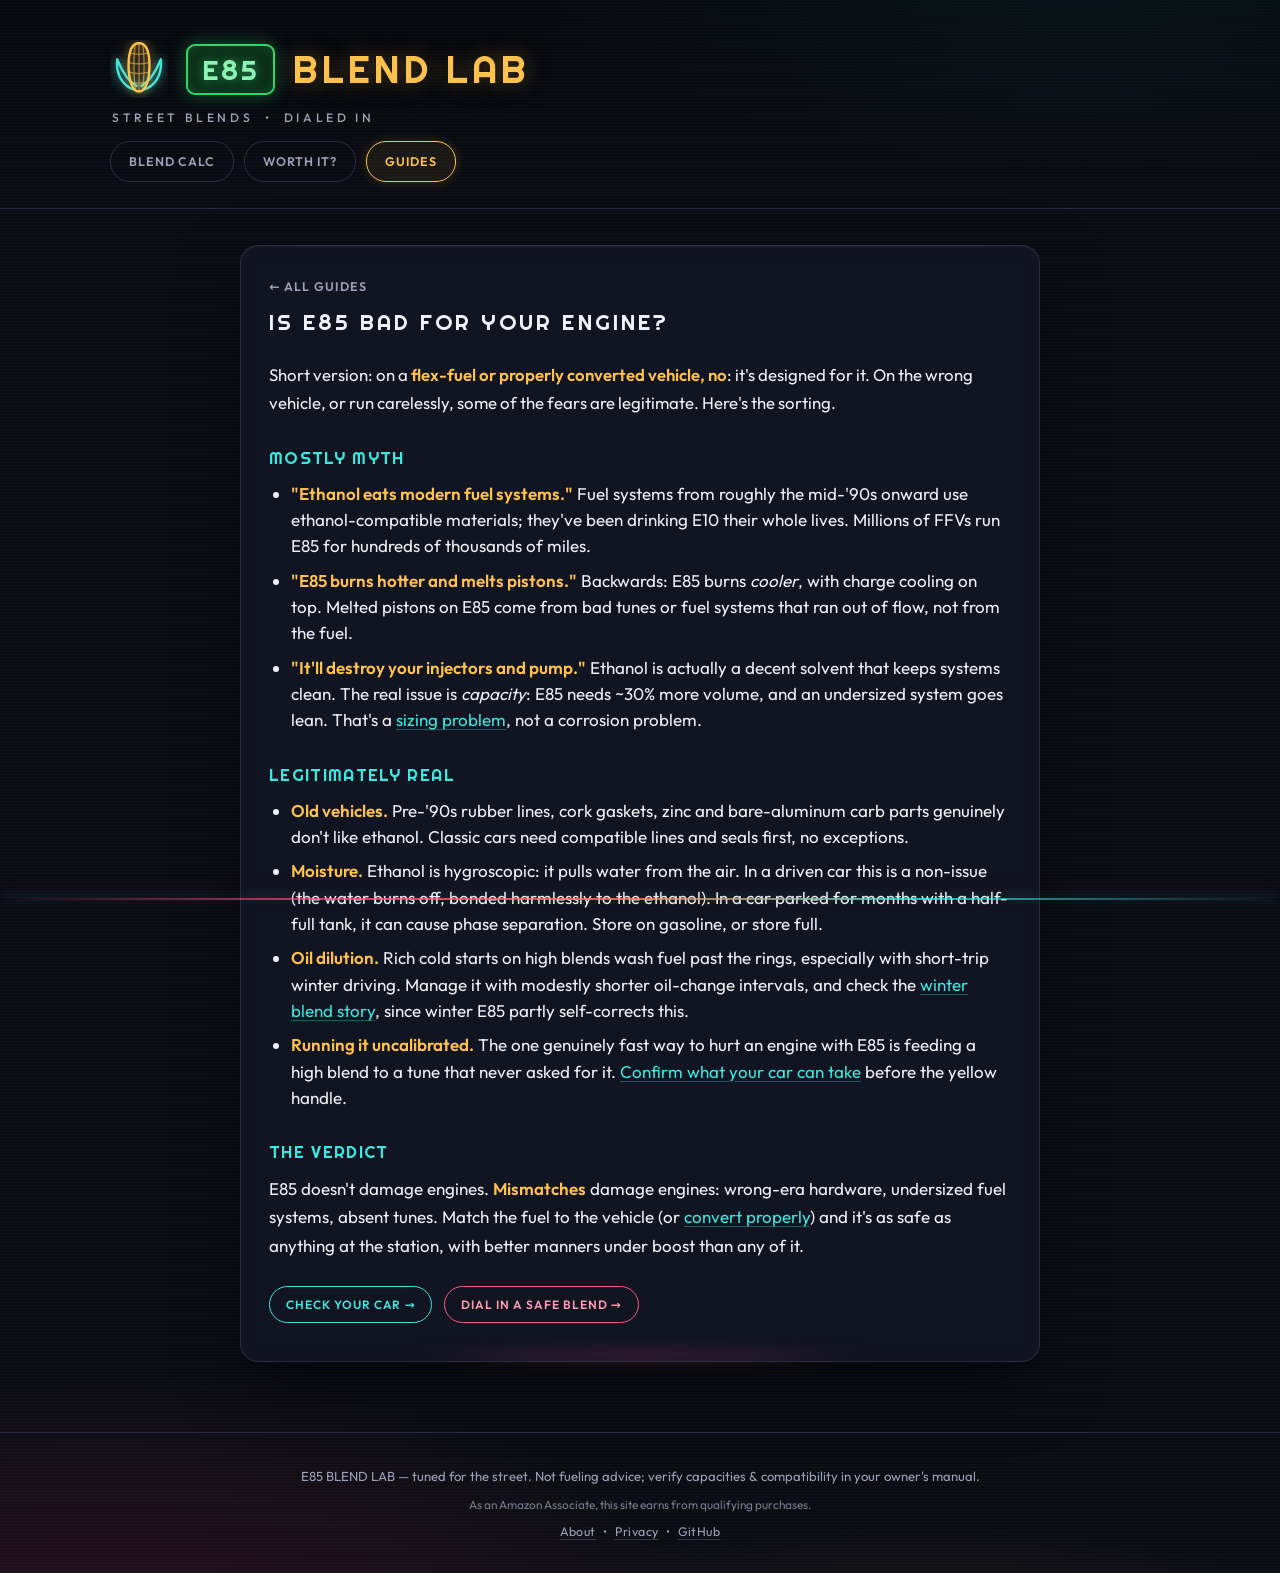
<file: is-e85-bad-for-your-engine.html>
<!DOCTYPE html>
<html lang="en">
<head>
<meta charset="UTF-8">
<meta name="viewport" content="width=device-width, initial-scale=1.0">
<title>Is E85 Bad for Your Engine? Myths vs Real Risks | E85 Blend Lab</title>
<meta name="description" content="Corrosion, moisture, oil dilution, dried seals: which E85 fears are real, which are forum lore, and what actually matters for modern vs older vehicles.">
<meta name="color-scheme" content="dark">
<meta name="theme-color" content="#0a0c13">
<meta property="og:type" content="article">
<meta property="og:title" content="Is E85 Bad for Your Engine? Myths vs Real Risks">
<meta property="og:description" content="Corrosion, moisture, oil dilution: which fears are real and which are forum lore.">
<meta property="og:url" content="https://e85calc.com/is-e85-bad-for-your-engine.html">
<meta property="og:image" content="https://e85calc.com/og-image.png">
<meta property="og:image:width" content="1200">
<meta property="og:image:height" content="630">
<meta name="twitter:card" content="summary_large_image">
<link rel="canonical" href="https://e85calc.com/is-e85-bad-for-your-engine.html">
<link rel="preload" href="righteous-latin.woff2" as="font" type="font/woff2" crossorigin>
<link rel="preload" href="outfit-latin.woff2" as="font" type="font/woff2" crossorigin>
<link rel="stylesheet" href="styles.css">
<link rel="icon" href="icon.svg" type="image/svg+xml">
<link rel="apple-touch-icon" href="apple-touch-icon.png">
<link rel="manifest" href="manifest.webmanifest">
<script type="application/ld+json">
{
  "@context": "https://schema.org",
  "@graph": [
    {
      "@type": "BreadcrumbList",
      "itemListElement": [
        { "@type": "ListItem", "position": 1, "name": "E85 Blend Lab", "item": "https://e85calc.com/" },
        { "@type": "ListItem", "position": 2, "name": "Guides", "item": "https://e85calc.com/guides.html" },
        { "@type": "ListItem", "position": 3, "name": "Is E85 Bad for Your Engine?", "item": "https://e85calc.com/is-e85-bad-for-your-engine.html" }
      ]
    },
    {
      "@type": "Article",
      "headline": "Is E85 Bad for Your Engine? Myths vs Real Risks",
      "description": "Corrosion, moisture, oil dilution, dried seals: which E85 fears are real, which are forum lore.",
      "url": "https://e85calc.com/is-e85-bad-for-your-engine.html"
    },
    {
      "@type": "FAQPage",
      "mainEntity": [
        {
          "@type": "Question",
          "name": "Will E85 damage a flex-fuel engine?",
          "acceptedAnswer": { "@type": "Answer", "text": "No: flex-fuel vehicles are designed and warrantied for it: ethanol-compatible lines, seals, pumps, and a calibration that adapts. Run any blend from E0 to E85 without a second thought." }
        },
        {
          "@type": "Question",
          "name": "Does E85 corrode fuel systems?",
          "acceptedAnswer": { "@type": "Answer", "text": "On pre-1990s vehicles with bare zinc, aluminum carb parts, and old rubber, yes over time. Fuel systems from the mid-1990s onward use compatible materials and generally handle ethanol fine." }
        },
        {
          "@type": "Question",
          "name": "Does E85 cause oil dilution?",
          "acceptedAnswer": { "@type": "Answer", "text": "Rich cold starts on high blends wash more fuel past the rings, especially on short-trip winter driving. It manages easily: slightly shorter oil-change intervals and occasional longer drives to cook fuel out of the oil." }
        }
      ]
    }
  ]
}
</script>
<script src="analytics.js" async></script>
</head>
<body>

<header class="site-header">
  <div class="header-inner">
    <div class="logo">
      <svg class="logo-cob" width="52" height="52" viewBox="0 0 72 72" aria-hidden="true"
           fill="none" stroke-linecap="round" stroke-linejoin="round">
        <g class="cob-husk" stroke="#3ee6e0" stroke-width="3">
          <path d="M31 62 C15 57 7 42 9 24 C15 39 22 51 33 57"/>
          <path d="M41 62 C57 57 65 42 63 24 C57 39 50 51 39 57"/>
        </g>
        <g class="cob-body" stroke="#ffc14d" stroke-width="3" fill="#ffc14d0d">
          <path d="M36 4 C45 4 49 14 49 32 C49 50 44 64 36 64 C28 64 23 50 23 32 C23 14 27 4 36 4 Z"/>
        </g>
        <g class="cob-kernels" stroke="#ffc14d" stroke-width="1.6" opacity=".75">
          <path d="M31 7 C29.5 22 29.5 46 31.5 61"/>
          <path d="M36 4.5 L36 64"/>
          <path d="M41 7 C42.5 22 42.5 46 40.5 61"/>
          <path d="M24.5 16 Q36 19.5 47.5 16"/>
          <path d="M23.5 28 Q36 31.5 48.5 28"/>
          <path d="M23.5 40 Q36 43.5 48.5 40"/>
          <path d="M25 52 Q36 55 47 52"/>
        </g>
      </svg>
      <span class="logo-text"><span class="plate">E85</span> BLEND LAB</span>
    </div>
    <p class="tagline">STREET BLENDS &nbsp;•&nbsp; DIALED IN</p>
    <nav class="site-nav" aria-label="Pages">
      <a class="nav-link" href="./">BLEND CALC</a>
      <a class="nav-link" href="costs.html">WORTH IT?</a>
      <a class="nav-link is-current" href="guides.html" aria-current="page">GUIDES</a>
    </nav>
  </div>
</header>

<main class="layout">
  <article class="panel panel-article">
    <a class="crumb" href="guides.html">← ALL GUIDES</a>
    <h1 class="panel-title">IS E85 BAD FOR YOUR ENGINE?</h1>
    <div class="prose">
      <p class="lede">Short version: on a <strong>flex-fuel or properly converted
      vehicle, no</strong>: it's designed for it. On the wrong vehicle, or run
      carelessly, some of the fears are legitimate. Here's the sorting.</p>

      <h2>MOSTLY MYTH</h2>
      <ul>
        <li><strong>"Ethanol eats modern fuel systems."</strong> Fuel systems from
        roughly the mid-'90s onward use ethanol-compatible materials; they've
        been drinking E10 their whole lives. Millions of FFVs run E85 for
        hundreds of thousands of miles.</li>
        <li><strong>"E85 burns hotter and melts pistons."</strong> Backwards:
        E85 burns <em>cooler</em>, with charge cooling on top. Melted pistons on
        E85 come from bad tunes or fuel systems that ran out of flow, not from
        the fuel.</li>
        <li><strong>"It'll destroy your injectors and pump."</strong> Ethanol is
        actually a decent solvent that keeps systems clean. The real issue is
        <em>capacity</em>: E85 needs ~30% more volume, and an undersized system
        goes lean. That's a <a href="e85-conversion-guide.html">sizing problem</a>,
        not a corrosion problem.</li>
      </ul>

      <h2>LEGITIMATELY REAL</h2>
      <ul>
        <li><strong>Old vehicles.</strong> Pre-'90s rubber lines, cork gaskets,
        zinc and bare-aluminum carb parts genuinely don't like ethanol. Classic
        cars need compatible lines and seals first, no exceptions.</li>
        <li><strong>Moisture.</strong> Ethanol is hygroscopic: it pulls water from
        the air. In a driven car this is a non-issue (the water burns off, bonded
        harmlessly to the ethanol). In a car parked for months with a half-full
        tank, it can cause phase separation. Store on gasoline, or store full.</li>
        <li><strong>Oil dilution.</strong> Rich cold starts on high blends wash
        fuel past the rings, especially with short-trip winter driving. Manage it
        with modestly shorter oil-change intervals, and check the
        <a href="winter-vs-summer-e85.html">winter blend story</a>, since winter
        E85 partly self-corrects this.</li>
        <li><strong>Running it uncalibrated.</strong> The one genuinely fast way to
        hurt an engine with E85 is feeding a high blend to a tune that never asked
        for it. <a href="can-my-car-run-e85.html">Confirm what your car can
        take</a> before the yellow handle.</li>
      </ul>

      <h2>THE VERDICT</h2>
      <p>E85 doesn't damage engines. <strong>Mismatches</strong> damage engines:
      wrong-era hardware, undersized fuel systems, absent tunes. Match the fuel to
      the vehicle (or <a href="e85-conversion-guide.html">convert properly</a>)
      and it's as safe as anything at the station, with better manners under
      boost than any of it.</p>
    </div>

    <div class="cta-row">
      <a class="btn-neon" href="can-my-car-run-e85.html">CHECK YOUR CAR →</a>
      <a class="btn-neon btn-magenta" href="./">DIAL IN A SAFE BLEND →</a>
    </div>
  </article>
</main>

<footer class="site-footer">
  <p>E85 BLEND LAB — tuned for the street. Not fueling advice; verify capacities &amp; compatibility in your owner's manual.</p>
  <p class="aff-disclosure">As an Amazon Associate, this site earns from qualifying purchases.</p>
  <p class="footer-links"><a href="about.html">About</a> &nbsp;•&nbsp; <a href="privacy.html">Privacy</a> &nbsp;•&nbsp; <a href="https://github.com/protechguy/e85calc" rel="noopener">GitHub</a></p>
</footer>

</body>
</html>
</file>
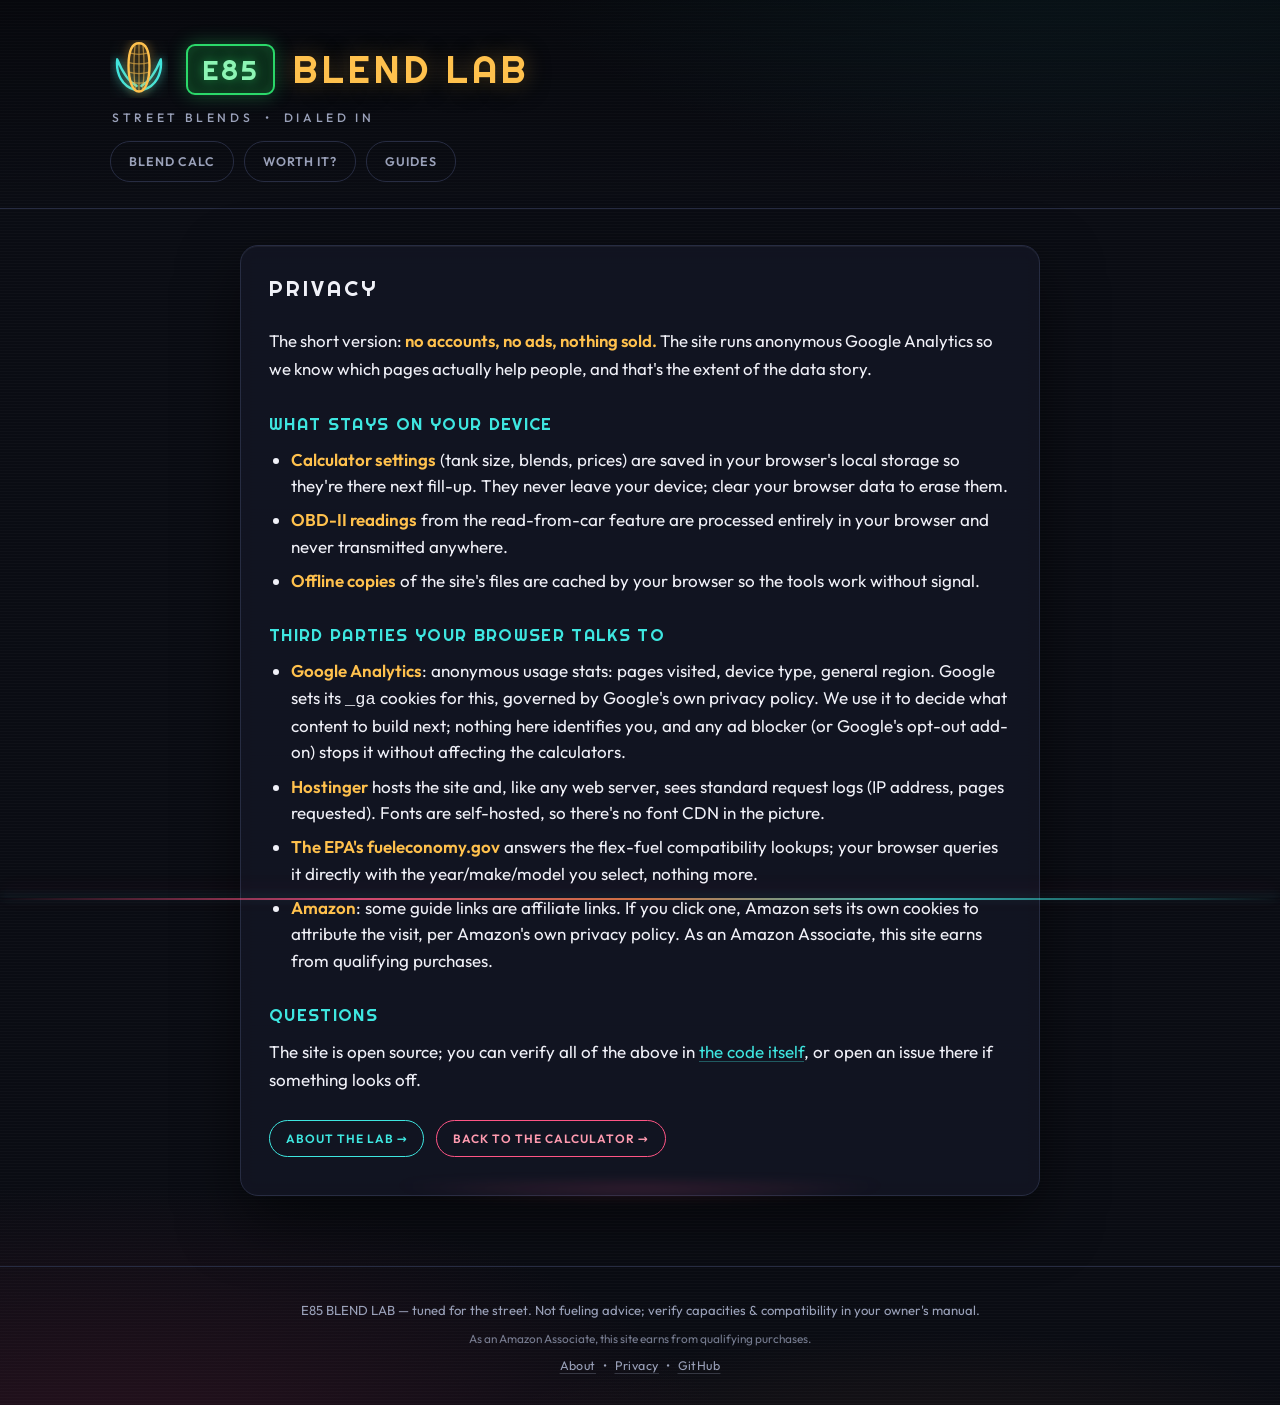
<file: privacy.html>
<!DOCTYPE html>
<html lang="en">
<head>
<meta charset="UTF-8">
<meta name="viewport" content="width=device-width, initial-scale=1.0">
<title>Privacy | E85 Blend Lab</title>
<meta name="description" content="E85 Blend Lab keeps it light: no accounts, no ads, anonymous Google Analytics only. Settings stay in your browser. The full, short privacy story.">
<meta name="color-scheme" content="dark">
<meta name="theme-color" content="#0a0c13">
<meta property="og:type" content="website">
<meta property="og:title" content="Privacy | E85 Blend Lab">
<meta property="og:description" content="No accounts, no ads, anonymous analytics only. Settings stay in your browser.">
<meta property="og:url" content="https://e85calc.com/privacy.html">
<meta property="og:image" content="https://e85calc.com/og-image.png">
<meta property="og:image:width" content="1200">
<meta property="og:image:height" content="630">
<meta name="twitter:card" content="summary_large_image">
<link rel="canonical" href="https://e85calc.com/privacy.html">
<link rel="preload" href="righteous-latin.woff2" as="font" type="font/woff2" crossorigin>
<link rel="preload" href="outfit-latin.woff2" as="font" type="font/woff2" crossorigin>
<link rel="stylesheet" href="styles.css">
<link rel="icon" href="icon.svg" type="image/svg+xml">
<link rel="apple-touch-icon" href="apple-touch-icon.png">
<link rel="manifest" href="manifest.webmanifest">
<script type="application/ld+json">
{
  "@context": "https://schema.org",
  "@type": "WebPage",
  "name": "Privacy",
  "url": "https://e85calc.com/privacy.html",
  "description": "E85 Blend Lab keeps it light: no accounts, no ads, anonymous Google Analytics only."
}
</script>
<script src="analytics.js" async></script>
</head>
<body>

<header class="site-header">
  <div class="header-inner">
    <div class="logo">
      <svg class="logo-cob" width="52" height="52" viewBox="0 0 72 72" aria-hidden="true"
           fill="none" stroke-linecap="round" stroke-linejoin="round">
        <g class="cob-husk" stroke="#3ee6e0" stroke-width="3">
          <path d="M31 62 C15 57 7 42 9 24 C15 39 22 51 33 57"/>
          <path d="M41 62 C57 57 65 42 63 24 C57 39 50 51 39 57"/>
        </g>
        <g class="cob-body" stroke="#ffc14d" stroke-width="3" fill="#ffc14d0d">
          <path d="M36 4 C45 4 49 14 49 32 C49 50 44 64 36 64 C28 64 23 50 23 32 C23 14 27 4 36 4 Z"/>
        </g>
        <g class="cob-kernels" stroke="#ffc14d" stroke-width="1.6" opacity=".75">
          <path d="M31 7 C29.5 22 29.5 46 31.5 61"/>
          <path d="M36 4.5 L36 64"/>
          <path d="M41 7 C42.5 22 42.5 46 40.5 61"/>
          <path d="M24.5 16 Q36 19.5 47.5 16"/>
          <path d="M23.5 28 Q36 31.5 48.5 28"/>
          <path d="M23.5 40 Q36 43.5 48.5 40"/>
          <path d="M25 52 Q36 55 47 52"/>
        </g>
      </svg>
      <span class="logo-text"><span class="plate">E85</span> BLEND LAB</span>
    </div>
    <p class="tagline">STREET BLENDS &nbsp;•&nbsp; DIALED IN</p>
    <nav class="site-nav" aria-label="Pages">
      <a class="nav-link" href="./">BLEND CALC</a>
      <a class="nav-link" href="costs.html">WORTH IT?</a>
      <a class="nav-link" href="guides.html">GUIDES</a>
    </nav>
  </div>
</header>

<main class="layout">
  <section class="panel panel-article">
    <h1 class="panel-title">PRIVACY</h1>
    <div class="prose">
      <p class="lede">The short version: <strong>no accounts, no ads, nothing
      sold.</strong> The site runs anonymous Google Analytics so we know which
      pages actually help people, and that's the extent of the data story.</p>

      <h2>WHAT STAYS ON YOUR DEVICE</h2>
      <ul>
        <li><strong>Calculator settings</strong> (tank size, blends, prices) are
        saved in your browser's local storage so they're there next fill-up.
        They never leave your device; clear your browser data to erase them.</li>
        <li><strong>OBD-II readings</strong> from the read-from-car feature are
        processed entirely in your browser and never transmitted anywhere.</li>
        <li><strong>Offline copies</strong> of the site's files are cached by
        your browser so the tools work without signal.</li>
      </ul>

      <h2>THIRD PARTIES YOUR BROWSER TALKS TO</h2>
      <ul>
        <li><strong>Google Analytics</strong>: anonymous usage stats: pages
        visited, device type, general region. Google sets its <code>_ga</code>
        cookies for this, governed by Google's own privacy policy. We use it to
        decide what content to build next; nothing here identifies you, and
        any ad blocker (or Google's opt-out add-on) stops it without affecting
        the calculators.</li>
        <li><strong>Hostinger</strong> hosts the site and, like any web server,
        sees standard request logs (IP address, pages requested). Fonts are
        self-hosted, so there's no font CDN in the picture.</li>
        <li><strong>The EPA's fueleconomy.gov</strong> answers the flex-fuel
        compatibility lookups; your browser queries it directly with the
        year/make/model you select, nothing more.</li>
        <li><strong>Amazon</strong>: some guide links are affiliate links. If
        you click one, Amazon sets its own cookies to attribute the visit, per
        Amazon's own privacy policy. As an Amazon Associate, this site earns
        from qualifying purchases.</li>
      </ul>

      <h2>QUESTIONS</h2>
      <p>The site is open source; you can verify all of the above in
      <a href="https://github.com/protechguy/e85calc" rel="noopener">the code
      itself</a>, or open an issue there if something looks off.</p>
    </div>

    <div class="cta-row">
      <a class="btn-neon" href="about.html">ABOUT THE LAB →</a>
      <a class="btn-neon btn-magenta" href="./">BACK TO THE CALCULATOR →</a>
    </div>
  </section>
</main>

<footer class="site-footer">
  <p>E85 BLEND LAB — tuned for the street. Not fueling advice; verify capacities &amp; compatibility in your owner's manual.</p>
  <p class="aff-disclosure">As an Amazon Associate, this site earns from qualifying purchases.</p>
  <p class="footer-links"><a href="about.html">About</a> &nbsp;•&nbsp; <a href="privacy.html">Privacy</a> &nbsp;•&nbsp; <a href="https://github.com/protechguy/e85calc" rel="noopener">GitHub</a></p>
</footer>

</body>
</html>
</file>
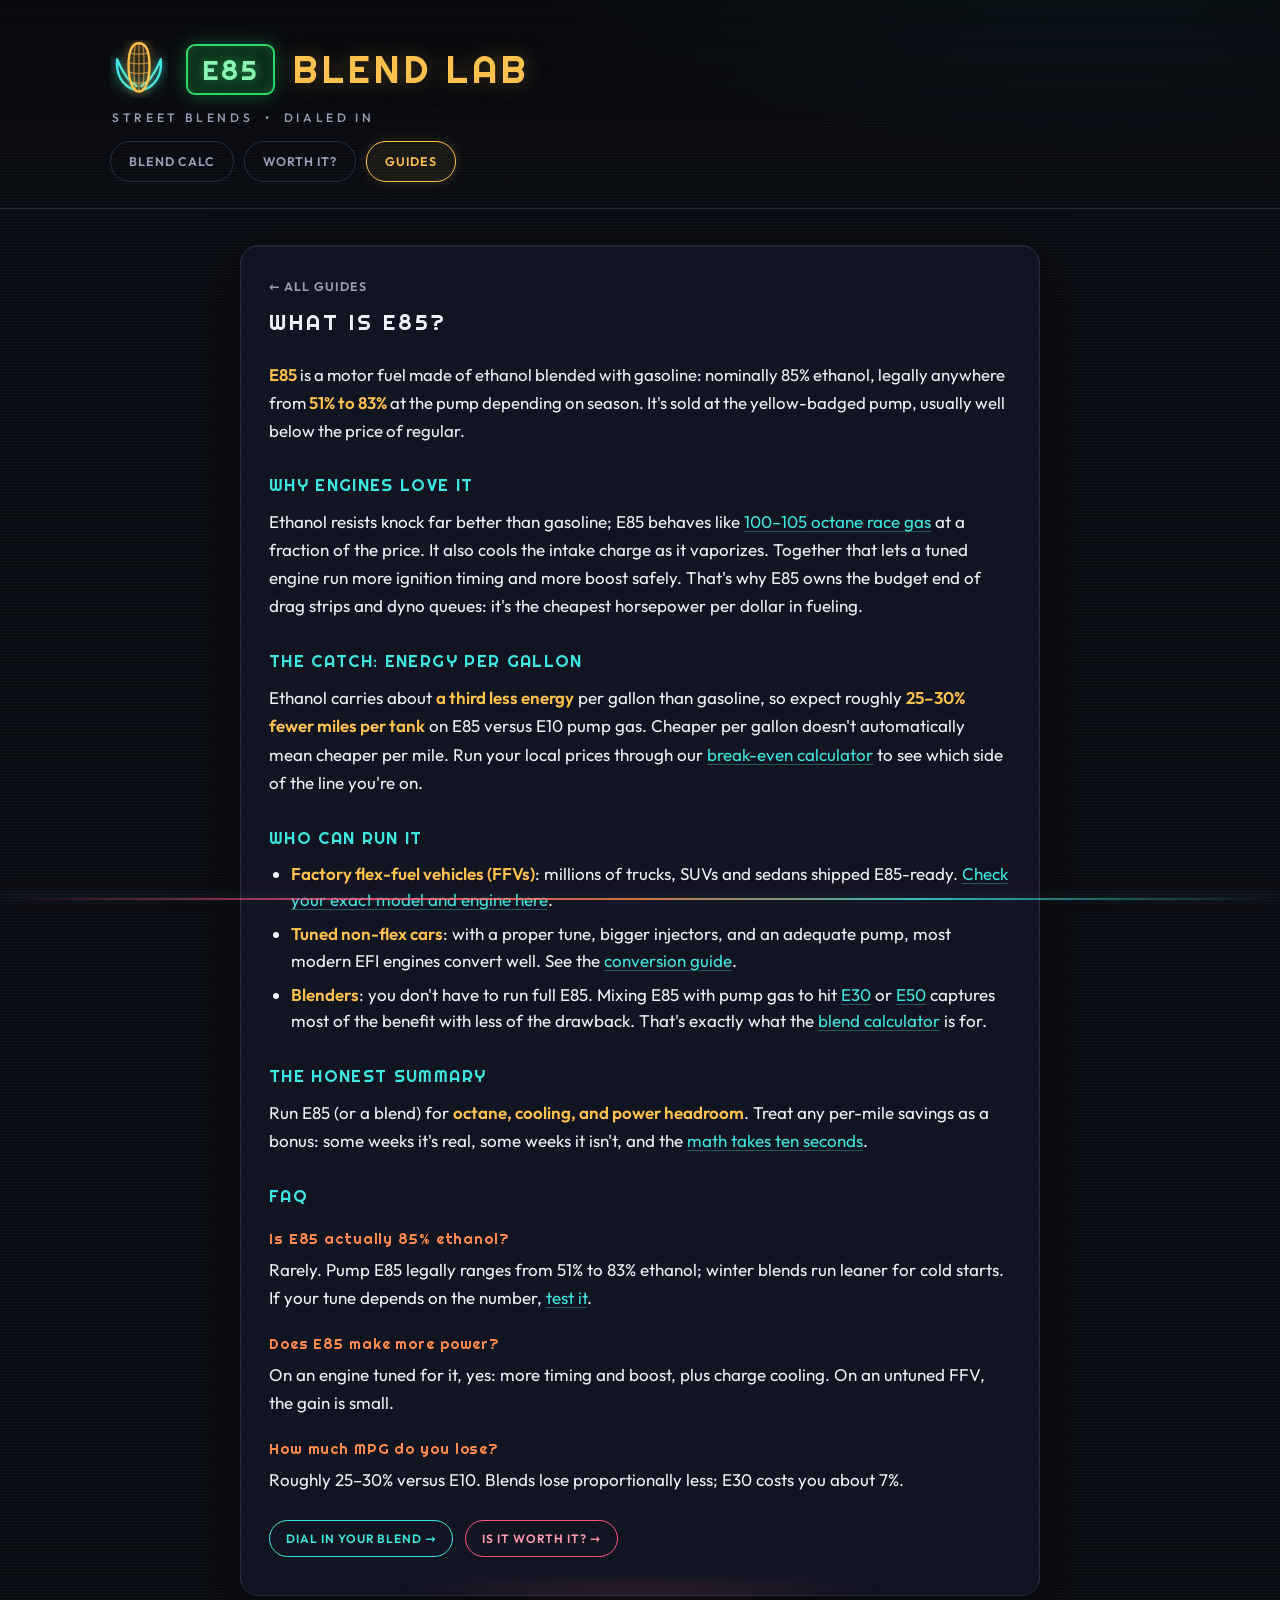
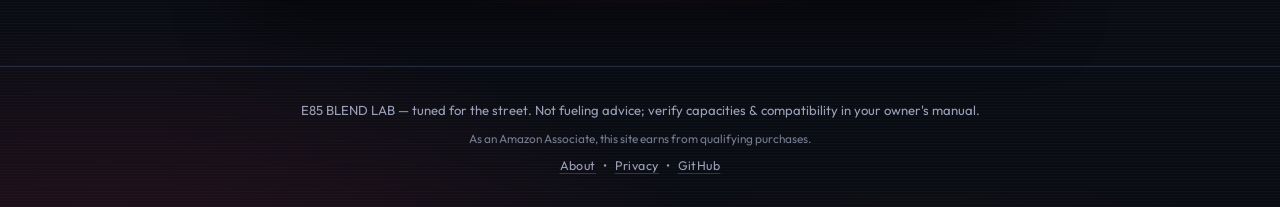
<file: what-is-e85.html>
<!DOCTYPE html>
<html lang="en">
<head>
<meta charset="UTF-8">
<meta name="viewport" content="width=device-width, initial-scale=1.0">
<title>What Is E85? Ethanol Flex Fuel Explained | E85 Blend Lab</title>
<meta name="description" content="E85 is a blend of 51–83% ethanol and gasoline: cheaper per gallon, massive knock resistance, fewer MPG. What it is, who can run it, and whether it's worth it.">
<meta name="color-scheme" content="dark">
<meta name="theme-color" content="#0a0c13">
<meta property="og:type" content="article">
<meta property="og:title" content="What Is E85? Ethanol Flex Fuel Explained">
<meta property="og:description" content="Cheaper per gallon, massive knock resistance, fewer MPG. What E85 actually is and who should run it.">
<meta property="og:url" content="https://e85calc.com/what-is-e85.html">
<meta property="og:image" content="https://e85calc.com/og-image.png">
<meta property="og:image:width" content="1200">
<meta property="og:image:height" content="630">
<meta name="twitter:card" content="summary_large_image">
<link rel="canonical" href="https://e85calc.com/what-is-e85.html">
<link rel="preload" href="righteous-latin.woff2" as="font" type="font/woff2" crossorigin>
<link rel="preload" href="outfit-latin.woff2" as="font" type="font/woff2" crossorigin>
<link rel="stylesheet" href="styles.css">
<link rel="icon" href="icon.svg" type="image/svg+xml">
<link rel="apple-touch-icon" href="apple-touch-icon.png">
<link rel="manifest" href="manifest.webmanifest">
<script type="application/ld+json">
{
  "@context": "https://schema.org",
  "@graph": [
    {
      "@type": "BreadcrumbList",
      "itemListElement": [
        { "@type": "ListItem", "position": 1, "name": "E85 Blend Lab", "item": "https://e85calc.com/" },
        { "@type": "ListItem", "position": 2, "name": "Guides", "item": "https://e85calc.com/guides.html" },
        { "@type": "ListItem", "position": 3, "name": "What Is E85?", "item": "https://e85calc.com/what-is-e85.html" }
      ]
    },
    {
      "@type": "Article",
      "headline": "What Is E85? Ethanol Flex Fuel Explained",
      "description": "E85 is a blend of 51–83% ethanol and gasoline: cheaper per gallon, massive knock resistance, fewer MPG.",
      "url": "https://e85calc.com/what-is-e85.html"
    },
    {
      "@type": "FAQPage",
      "mainEntity": [
        {
          "@type": "Question",
          "name": "Is E85 actually 85% ethanol?",
          "acceptedAnswer": { "@type": "Answer", "text": "Rarely. Pump E85 legally ranges from 51% to 83% ethanol depending on season and region; winter blends run leaner for cold starts. Test it if your tune depends on it." }
        },
        {
          "@type": "Question",
          "name": "Does E85 make more power?",
          "acceptedAnswer": { "@type": "Answer", "text": "On an engine tuned for it, yes: E85's knock resistance lets tuners run more ignition timing and boost, and its charge-cooling effect helps further. On an untuned flex-fuel vehicle the gain is usually small." }
        },
        {
          "@type": "Question",
          "name": "How much MPG do you lose on E85?",
          "acceptedAnswer": { "@type": "Answer", "text": "Roughly 25–30% versus E10 pump gas, because ethanol carries about a third less energy per gallon. E85 must be meaningfully cheaper per gallon to break even per mile." }
        }
      ]
    }
  ]
}
</script>
<script src="analytics.js" async></script>
</head>
<body>

<header class="site-header">
  <div class="header-inner">
    <div class="logo">
      <svg class="logo-cob" width="52" height="52" viewBox="0 0 72 72" aria-hidden="true"
           fill="none" stroke-linecap="round" stroke-linejoin="round">
        <g class="cob-husk" stroke="#3ee6e0" stroke-width="3">
          <path d="M31 62 C15 57 7 42 9 24 C15 39 22 51 33 57"/>
          <path d="M41 62 C57 57 65 42 63 24 C57 39 50 51 39 57"/>
        </g>
        <g class="cob-body" stroke="#ffc14d" stroke-width="3" fill="#ffc14d0d">
          <path d="M36 4 C45 4 49 14 49 32 C49 50 44 64 36 64 C28 64 23 50 23 32 C23 14 27 4 36 4 Z"/>
        </g>
        <g class="cob-kernels" stroke="#ffc14d" stroke-width="1.6" opacity=".75">
          <path d="M31 7 C29.5 22 29.5 46 31.5 61"/>
          <path d="M36 4.5 L36 64"/>
          <path d="M41 7 C42.5 22 42.5 46 40.5 61"/>
          <path d="M24.5 16 Q36 19.5 47.5 16"/>
          <path d="M23.5 28 Q36 31.5 48.5 28"/>
          <path d="M23.5 40 Q36 43.5 48.5 40"/>
          <path d="M25 52 Q36 55 47 52"/>
        </g>
      </svg>
      <span class="logo-text"><span class="plate">E85</span> BLEND LAB</span>
    </div>
    <p class="tagline">STREET BLENDS &nbsp;•&nbsp; DIALED IN</p>
    <nav class="site-nav" aria-label="Pages">
      <a class="nav-link" href="./">BLEND CALC</a>
      <a class="nav-link" href="costs.html">WORTH IT?</a>
      <a class="nav-link is-current" href="guides.html" aria-current="page">GUIDES</a>
    </nav>
  </div>
</header>

<main class="layout">
  <article class="panel panel-article">
    <a class="crumb" href="guides.html">← ALL GUIDES</a>
    <h1 class="panel-title">WHAT IS E85?</h1>
    <div class="prose">
      <p class="lede"><strong>E85</strong> is a motor fuel made of ethanol blended with
      gasoline: nominally 85% ethanol, legally anywhere from <strong>51% to 83%</strong>
      at the pump depending on season. It's sold at the yellow-badged pump, usually
      well below the price of regular.</p>

      <h2>WHY ENGINES LOVE IT</h2>
      <p>Ethanol resists knock far better than gasoline; E85 behaves like
      <a href="e85-octane.html">100–105 octane race gas</a> at a fraction of the price.
      It also cools the intake charge as it vaporizes. Together that lets a tuned
      engine run more ignition timing and more boost safely. That's why E85 owns the
      budget end of drag strips and dyno queues: it's the cheapest horsepower per
      dollar in fueling.</p>

      <h2>THE CATCH: ENERGY PER GALLON</h2>
      <p>Ethanol carries about <strong>a third less energy</strong> per gallon than
      gasoline, so expect roughly <strong>25–30% fewer miles per tank</strong> on E85
      versus E10 pump gas. Cheaper per gallon doesn't automatically mean cheaper per
      mile. Run your local prices through our
      <a href="costs.html">break-even calculator</a> to see which side of the line
      you're on.</p>

      <h2>WHO CAN RUN IT</h2>
      <ul>
        <li><strong>Factory flex-fuel vehicles (FFVs)</strong>: millions of trucks,
        SUVs and sedans shipped E85-ready. <a href="can-my-car-run-e85.html">Check
        your exact model and engine here</a>.</li>
        <li><strong>Tuned non-flex cars</strong>: with a proper tune, bigger
        injectors, and an adequate pump, most modern EFI engines convert well.
        See the <a href="e85-conversion-guide.html">conversion guide</a>.</li>
        <li><strong>Blenders</strong>: you don't have to run full E85. Mixing E85
        with pump gas to hit <a href="e30-blend.html">E30</a> or
        <a href="e50-blend.html">E50</a> captures most of the benefit with less of
        the drawback. That's exactly what the <a href="./">blend calculator</a>
        is for.</li>
      </ul>

      <h2>THE HONEST SUMMARY</h2>
      <p>Run E85 (or a blend) for <strong>octane, cooling, and power headroom</strong>.
      Treat any per-mile savings as a bonus: some weeks it's real, some weeks it
      isn't, and the <a href="costs.html">math takes ten seconds</a>.</p>

      <h2>FAQ</h2>
      <h3>Is E85 actually 85% ethanol?</h3>
      <p>Rarely. Pump E85 legally ranges from 51% to 83% ethanol; winter blends run
      leaner for cold starts. If your tune depends on the number,
      <a href="how-to-test-e85.html">test it</a>.</p>
      <h3>Does E85 make more power?</h3>
      <p>On an engine tuned for it, yes: more timing and boost, plus charge cooling.
      On an untuned FFV, the gain is small.</p>
      <h3>How much MPG do you lose?</h3>
      <p>Roughly 25–30% versus E10. Blends lose proportionally less; E30 costs you
      about 7%.</p>
    </div>

    <div class="cta-row">
      <a class="btn-neon" href="./">DIAL IN YOUR BLEND →</a>
      <a class="btn-neon btn-magenta" href="costs.html">IS IT WORTH IT? →</a>
    </div>
  </article>
</main>

<footer class="site-footer">
  <p>E85 BLEND LAB — tuned for the street. Not fueling advice; verify capacities &amp; compatibility in your owner's manual.</p>
  <p class="aff-disclosure">As an Amazon Associate, this site earns from qualifying purchases.</p>
  <p class="footer-links"><a href="about.html">About</a> &nbsp;•&nbsp; <a href="privacy.html">Privacy</a> &nbsp;•&nbsp; <a href="https://github.com/protechguy/e85calc" rel="noopener">GitHub</a></p>
</footer>

</body>
</html>
</file>
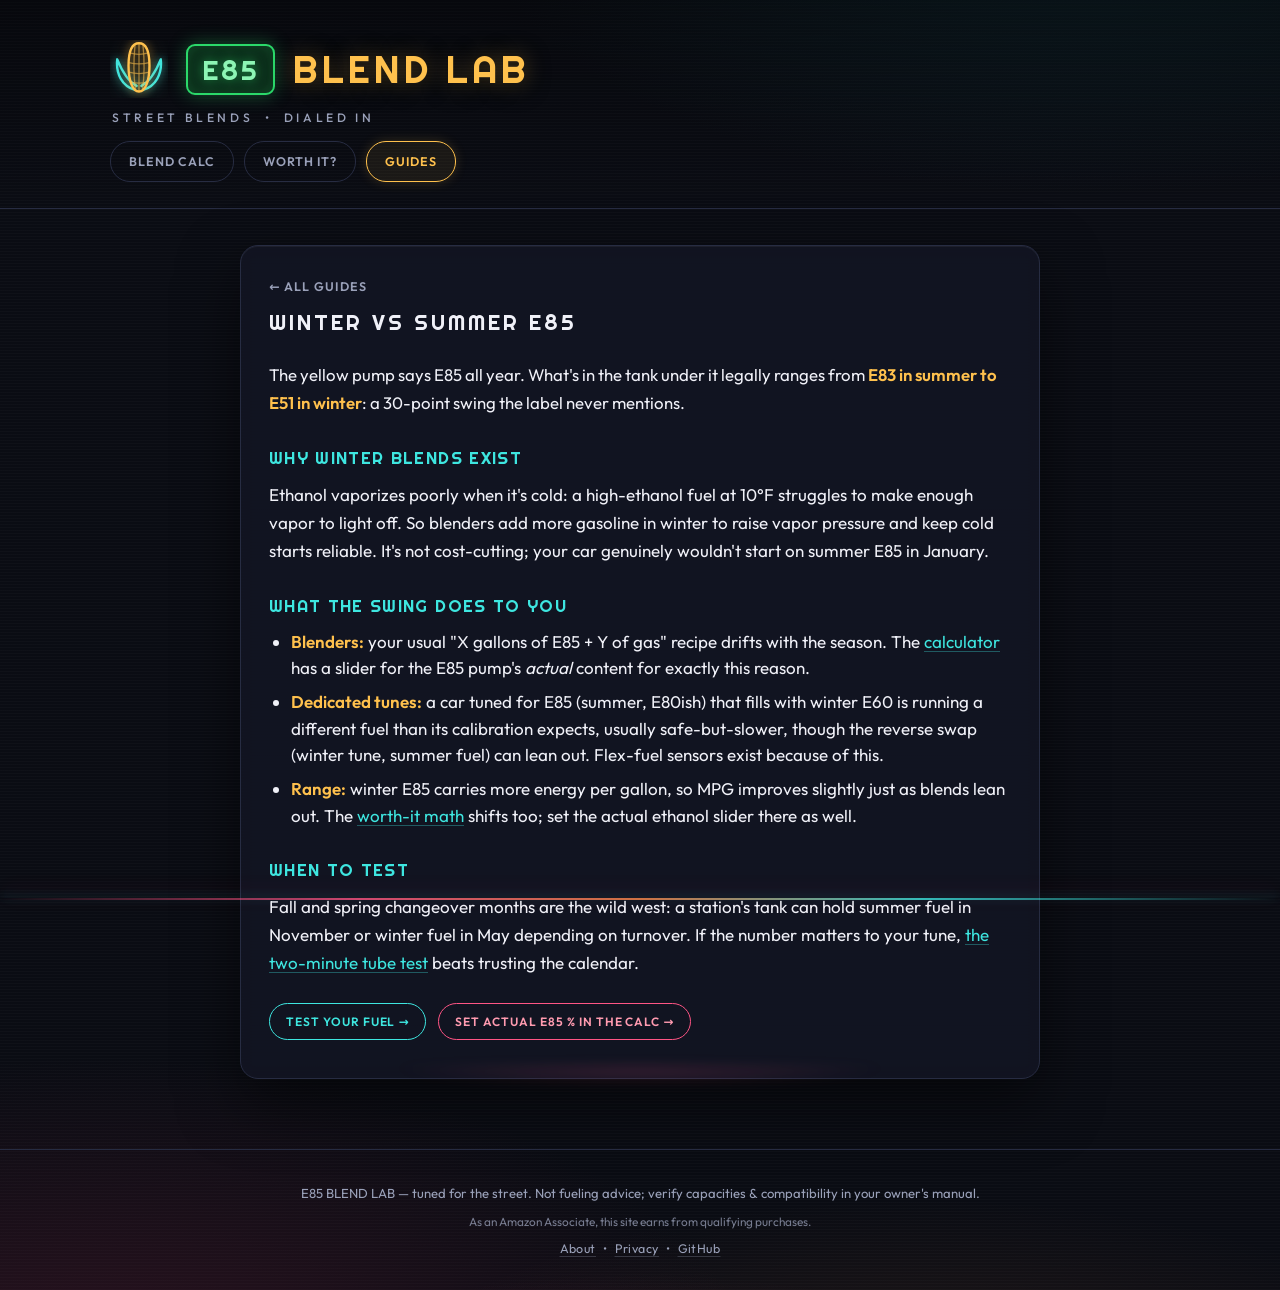
<file: winter-vs-summer-e85.html>
<!DOCTYPE html>
<html lang="en">
<head>
<meta charset="UTF-8">
<meta name="viewport" content="width=device-width, initial-scale=1.0">
<title>Winter vs Summer E85: The E51–E83 Swing | E85 Blend Lab</title>
<meta name="description" content="Pump E85 is seasonal: up to E83 in summer, as low as E51 in winter for cold starts. What the swing does to your blend, your tune, and when to test.">
<meta name="color-scheme" content="dark">
<meta name="theme-color" content="#0a0c13">
<meta property="og:type" content="article">
<meta property="og:title" content="Winter vs Summer E85 — Why Pump Ethanol Swings E51–E83">
<meta property="og:description" content="Up to E83 in summer, as low as E51 in winter. What the seasonal swing does to your blend and tune.">
<meta property="og:url" content="https://e85calc.com/winter-vs-summer-e85.html">
<meta property="og:image" content="https://e85calc.com/og-image.png">
<meta property="og:image:width" content="1200">
<meta property="og:image:height" content="630">
<meta name="twitter:card" content="summary_large_image">
<link rel="canonical" href="https://e85calc.com/winter-vs-summer-e85.html">
<link rel="preload" href="righteous-latin.woff2" as="font" type="font/woff2" crossorigin>
<link rel="preload" href="outfit-latin.woff2" as="font" type="font/woff2" crossorigin>
<link rel="stylesheet" href="styles.css">
<link rel="icon" href="icon.svg" type="image/svg+xml">
<link rel="apple-touch-icon" href="apple-touch-icon.png">
<link rel="manifest" href="manifest.webmanifest">
<script type="application/ld+json">
{
  "@context": "https://schema.org",
  "@graph": [
    {
      "@type": "BreadcrumbList",
      "itemListElement": [
        { "@type": "ListItem", "position": 1, "name": "E85 Blend Lab", "item": "https://e85calc.com/" },
        { "@type": "ListItem", "position": 2, "name": "Guides", "item": "https://e85calc.com/guides.html" },
        { "@type": "ListItem", "position": 3, "name": "Winter vs Summer E85", "item": "https://e85calc.com/winter-vs-summer-e85.html" }
      ]
    },
    {
      "@type": "Article",
      "headline": "Winter vs Summer E85 — Why Pump Ethanol Swings E51–E83",
      "description": "Pump E85 is seasonal: up to E83 in summer, as low as E51 in winter for cold starts. What the swing does to your blend and tune.",
      "url": "https://e85calc.com/winter-vs-summer-e85.html"
    },
    {
      "@type": "FAQPage",
      "mainEntity": [
        {
          "@type": "Question",
          "name": "Why is winter E85 lower in ethanol?",
          "acceptedAnswer": { "@type": "Answer", "text": "Ethanol doesn't vaporize well in cold weather, making cold starts hard. Winter blends add more gasoline (down to 51% ethanol) to raise vapor pressure so engines light off reliably." }
        },
        {
          "@type": "Question",
          "name": "When do stations switch blends?",
          "acceptedAnswer": { "@type": "Answer", "text": "Typically as ambient temperatures change in fall and spring, but timing varies by region and how fast a station's tanks turn over. Changeover months are exactly when testing your fuel matters most." }
        }
      ]
    }
  ]
}
</script>
<script src="analytics.js" async></script>
</head>
<body>

<header class="site-header">
  <div class="header-inner">
    <div class="logo">
      <svg class="logo-cob" width="52" height="52" viewBox="0 0 72 72" aria-hidden="true"
           fill="none" stroke-linecap="round" stroke-linejoin="round">
        <g class="cob-husk" stroke="#3ee6e0" stroke-width="3">
          <path d="M31 62 C15 57 7 42 9 24 C15 39 22 51 33 57"/>
          <path d="M41 62 C57 57 65 42 63 24 C57 39 50 51 39 57"/>
        </g>
        <g class="cob-body" stroke="#ffc14d" stroke-width="3" fill="#ffc14d0d">
          <path d="M36 4 C45 4 49 14 49 32 C49 50 44 64 36 64 C28 64 23 50 23 32 C23 14 27 4 36 4 Z"/>
        </g>
        <g class="cob-kernels" stroke="#ffc14d" stroke-width="1.6" opacity=".75">
          <path d="M31 7 C29.5 22 29.5 46 31.5 61"/>
          <path d="M36 4.5 L36 64"/>
          <path d="M41 7 C42.5 22 42.5 46 40.5 61"/>
          <path d="M24.5 16 Q36 19.5 47.5 16"/>
          <path d="M23.5 28 Q36 31.5 48.5 28"/>
          <path d="M23.5 40 Q36 43.5 48.5 40"/>
          <path d="M25 52 Q36 55 47 52"/>
        </g>
      </svg>
      <span class="logo-text"><span class="plate">E85</span> BLEND LAB</span>
    </div>
    <p class="tagline">STREET BLENDS &nbsp;•&nbsp; DIALED IN</p>
    <nav class="site-nav" aria-label="Pages">
      <a class="nav-link" href="./">BLEND CALC</a>
      <a class="nav-link" href="costs.html">WORTH IT?</a>
      <a class="nav-link is-current" href="guides.html" aria-current="page">GUIDES</a>
    </nav>
  </div>
</header>

<main class="layout">
  <article class="panel panel-article">
    <a class="crumb" href="guides.html">← ALL GUIDES</a>
    <h1 class="panel-title">WINTER VS SUMMER E85</h1>
    <div class="prose">
      <p class="lede">The yellow pump says E85 all year. What's in the tank under it
      legally ranges from <strong>E83 in summer to E51 in winter</strong>: a
      30-point swing the label never mentions.</p>

      <h2>WHY WINTER BLENDS EXIST</h2>
      <p>Ethanol vaporizes poorly when it's cold: a high-ethanol fuel at 10°F
      struggles to make enough vapor to light off. So blenders add more gasoline
      in winter to raise vapor pressure and keep cold starts reliable. It's not
      cost-cutting; your car genuinely wouldn't start on summer E85 in January.</p>

      <h2>WHAT THE SWING DOES TO YOU</h2>
      <ul>
        <li><strong>Blenders:</strong> your usual "X gallons of E85 + Y of gas"
        recipe drifts with the season. The <a href="./">calculator</a> has a slider
        for the E85 pump's <em>actual</em> content for exactly this reason.</li>
        <li><strong>Dedicated tunes:</strong> a car tuned for E85 (summer, E80ish)
        that fills with winter E60 is running a different fuel than its
        calibration expects, usually safe-but-slower, though the reverse swap
        (winter tune, summer fuel) can lean out. Flex-fuel sensors exist because
        of this.</li>
        <li><strong>Range:</strong> winter E85 carries more energy per gallon, so
        MPG improves slightly just as blends lean out. The
        <a href="costs.html">worth-it math</a> shifts too; set the actual
        ethanol slider there as well.</li>
      </ul>

      <h2>WHEN TO TEST</h2>
      <p>Fall and spring changeover months are the wild west: a station's tank
      can hold summer fuel in November or winter fuel in May depending on
      turnover. If the number matters to your tune,
      <a href="how-to-test-e85.html">the two-minute tube test</a> beats trusting
      the calendar.</p>
    </div>

    <div class="cta-row">
      <a class="btn-neon" href="how-to-test-e85.html">TEST YOUR FUEL →</a>
      <a class="btn-neon btn-magenta" href="./">SET ACTUAL E85 % IN THE CALC →</a>
    </div>
  </article>
</main>

<footer class="site-footer">
  <p>E85 BLEND LAB — tuned for the street. Not fueling advice; verify capacities &amp; compatibility in your owner's manual.</p>
  <p class="aff-disclosure">As an Amazon Associate, this site earns from qualifying purchases.</p>
  <p class="footer-links"><a href="about.html">About</a> &nbsp;•&nbsp; <a href="privacy.html">Privacy</a> &nbsp;•&nbsp; <a href="https://github.com/protechguy/e85calc" rel="noopener">GitHub</a></p>
</footer>

</body>
</html>
</file>
<file: styles.css>
/* ═══════════════════════════════════════════════════════════════════════
   E85 BLEND LAB — retro California neon theme
   Sunset-strip aesthetic: asphalt ground, glassy panels, magenta/teal
   neon with a warm sunset accent.
   ═══════════════════════════════════════════════════════════════════════ */

/* Self-hosted fonts (latin subsets) — no third-party connection before paint */
@font-face {
  font-family: "Righteous";
  font-style: normal;
  font-weight: 400;
  font-display: swap;
  src: url("righteous-latin.woff2") format("woff2");
}

@font-face {
  font-family: "Outfit";
  font-style: normal;
  font-weight: 400 700;
  font-display: swap;
  src: url("outfit-latin.woff2") format("woff2");
}

:root {
  color-scheme: dark;        /* native controls (spinners, dropdowns) in dark */
  --magenta: #ff5585;        /* warm coral-magenta neon */
  --magenta-hot: #ff9bb0;
  --sunset: #ff8a4d;         /* sunset orange */
  --teal: #3ee6e0;          /* neon teal */
  --teal-deep: #19b8b3;
  --green: #2bd96a;
  --amber: #ffc14d;
  --ink: #0a0c13;           /* midnight asphalt */
  --panel: #131624da;
  --panel-deep: #0d101b;
  --line: #272c42;
  --text: #f0f1f8;
  --text-dim: #9aa1b9;
  --font-display: "Righteous", "Segoe UI", system-ui, sans-serif;
  --font-ui: "Outfit", "Segoe UI", system-ui, sans-serif;
}

* { box-sizing: border-box; }

/* `hidden` must always win, even over display:flex/grid rules below */
[hidden] { display: none !important; }

html, body { margin: 0; padding: 0; }

body {
  min-height: 100vh;
  font-family: var(--font-ui);
  font-size: 17px;
  color: var(--text);
  background:
    /* neon underglow washes */
    radial-gradient(1000px 480px at 85% -8%, #12454d66, transparent 62%),
    radial-gradient(1100px 560px at 8% 108%, #6e1f3859, transparent 60%),
    radial-gradient(700px 300px at 50% 115%, #ff55852e, transparent 70%),
    radial-gradient(900px 380px at 72% 112%, #ff8a4d21, transparent 65%),
    /* fine asphalt grain */
    repeating-linear-gradient(0deg, #ffffff05 0 1px, transparent 1px 3px),
    var(--ink);
}

/* neon horizon line pinned to the bottom of the viewport */
body::after {
  content: "";
  position: fixed;
  left: 0; right: 0; bottom: 0;
  height: 2px;
  background: linear-gradient(90deg, transparent, var(--magenta) 28%, var(--sunset) 50%, var(--teal) 72%, transparent);
  filter: blur(.5px);
  opacity: .8;
  box-shadow: 0 -6px 24px #ff558555, 0 -2px 10px #3ee6e044;
  pointer-events: none;
  z-index: 2;
}

/* ── Header ─────────────────────────────────────────────────────────── */
.site-header {
  position: relative;
  z-index: 1;
  padding: 40px 24px 26px;
  border-bottom: 1px solid var(--line);
  background: linear-gradient(180deg, #00000055, transparent);
}

.header-inner { max-width: 1060px; margin: 0 auto; }

.logo { display: flex; align-items: center; gap: 18px; }

/* neon corn cob mark — amber kernels, teal husk, tube-sign glow */
.logo-cob {
  width: clamp(44px, 6vw, 58px);
  height: auto;
  flex-shrink: 0;
  fill: none;
  stroke-linecap: round;
  stroke-linejoin: round;
}

.logo-cob .cob-body path {
  stroke: var(--amber);
  stroke-width: 3;
  fill: #ffc14d0d;
  filter: drop-shadow(0 0 5px #ffc14d99) drop-shadow(0 0 14px #ffc14d40);
}

.logo-cob .cob-kernels path {
  stroke: var(--amber);
  stroke-width: 1.6;
  opacity: .75;
}

.logo-cob .cob-husk path {
  stroke: var(--teal);
  stroke-width: 3;
  filter: drop-shadow(0 0 5px #3ee6e099) drop-shadow(0 0 14px #3ee6e040);
}

/* license-plate logo mark — pump-sign green */
.plate {
  font-family: var(--font-display);
  font-size: .72em;
  padding: 6px 14px 5px;
  border: 2px solid var(--green);
  border-radius: 9px;
  color: #8df5b4;
  background: #0c2b1a;
  letter-spacing: .1em;
  box-shadow:
    0 0 18px #2bd96a59,
    inset 0 0 14px #2bd96a2b;
  text-shadow: 0 0 12px #2bd96aaa;
}

.logo h1, .logo .logo-text {
  margin: 0;
  display: flex;
  align-items: center;
  gap: 18px;
  font-family: var(--font-display);
  font-weight: 400;
  font-size: clamp(1.5rem, 4.2vw, 2.4rem);
  letter-spacing: .1em;
  text-transform: uppercase;
  color: var(--amber);
  text-shadow: 0 0 22px #ffc14d55, 0 2px 24px #00000088;
}

/* on guide pages the article title is the h1 instead of the logo */
h1.panel-title { font-size: 1.35rem; letter-spacing: .14em; line-height: 1.35; }

.tagline {
  margin: 12px 0 0 2px;
  font-weight: 500;
  letter-spacing: .3em;
  font-size: .76rem;
  color: var(--text-dim);
}

/* page tabs */
.site-nav {
  margin-top: 16px;
  display: flex;
  gap: 10px;
}

.nav-link {
  font-family: var(--font-ui);
  font-weight: 600;
  font-size: .78rem;
  letter-spacing: .08em;
  padding: 12px 18px;
  border-radius: 20px;
  border: 1px solid var(--line);
  color: var(--text-dim);
  text-decoration: none;
  transition: color .2s, border-color .2s, box-shadow .2s;
}

.nav-link:hover, .nav-link:focus-visible {
  color: var(--teal);
  border-color: var(--teal);
  box-shadow: 0 0 12px #3ee6e033;
  outline: none;
}

.nav-link.is-current {
  color: var(--amber);
  border-color: var(--amber);
  background: #ffc14d12;
  box-shadow: 0 0 12px #ffc14d2b;
}

/* ── Layout ─────────────────────────────────────────────────────────── */
.layout {
  position: relative;
  z-index: 1;
  max-width: 1060px;
  margin: 36px auto 70px;
  padding: 0 24px;
  display: grid;
  grid-template-columns: minmax(0, 1fr) minmax(0, 1fr);
  gap: 26px;
  align-items: start;
}

@media (max-width: 880px) {
  .layout { grid-template-columns: 1fr; }
}

.panel {
  background: var(--panel);
  border: 1px solid var(--line);
  border-radius: 18px;
  padding: 28px 28px 32px;
  backdrop-filter: blur(6px);
  box-shadow:
    0 24px 60px #00000080,
    inset 0 1px 0 #ffffff0d;   /* glass top edge */
  position: relative;
}

/* soft underglow beneath each panel */
.panel::after {
  content: "";
  position: absolute;
  left: 8%; right: 8%; bottom: -14px;
  height: 26px;
  background: radial-gradient(50% 100% at 50% 0%, #ff558530, transparent 75%);
  filter: blur(6px);
  pointer-events: none;
}

.panel-results::after {
  background: radial-gradient(50% 100% at 50% 0%, #3ee6e02b, transparent 75%);
}

.panel-title {
  margin: 0 0 24px;
  font-family: var(--font-display);
  font-weight: 400;
  font-size: .95rem;
  letter-spacing: .3em;
  color: var(--text);
}

/* setup-panel group labels: quiet wayfinding between field clusters */
.group-label {
  margin: 26px 0 14px;
  padding-top: 16px;
  border-top: 1px solid var(--line);
  font-family: var(--font-ui);
  font-weight: 700;
  font-size: .72rem;
  letter-spacing: .22em;
  color: var(--text-dim);
}

.panel-title + .restored-note + .group-label,
.panel-title + .group-label {
  margin-top: 0;
  padding-top: 0;
  border-top: none;
}

/* restored-state cue + reset */
.restored-note {
  margin: -10px 0 16px;
  font-size: .82rem;
  color: var(--text-dim);
}

.btn-link {
  font: inherit;
  font-weight: 600;
  color: var(--teal);
  background: none;
  border: none;
  padding: 0;
  cursor: pointer;
  text-decoration: underline;
  text-decoration-color: #3ee6e055;
  text-underline-offset: 3px;
}

.btn-link:hover, .btn-link:focus-visible {
  text-decoration-color: var(--teal);
  outline: none;
}

.panel-title::after {
  content: "";
  display: block;
  width: 54px;
  height: 3px;
  margin-top: 10px;
  border-radius: 2px;
  background: linear-gradient(90deg, var(--magenta), var(--sunset), var(--teal));
  box-shadow: 0 0 10px #ff558566;
}

/* ── Vehicle picker ─────────────────────────────────────────────────── */
.veh-picker {
  border: 1px solid var(--line);
  border-radius: 14px;
  padding: 14px 14px 12px;
  margin: 0 0 22px;
  background: #ffffff05;
}

.veh-picker legend {
  padding: 0 8px;
  font-weight: 600;
  letter-spacing: .16em;
  font-size: .78rem;
  color: var(--teal);
}

.optional { color: var(--text-dim); font-weight: 400; letter-spacing: .02em; text-transform: none; }

.veh-row {
  display: grid;
  grid-template-columns: 92px 1fr 1.4fr;
  gap: 10px;
}

@media (max-width: 480px) { .veh-row { grid-template-columns: 1fr; } }

.veh-note { margin-top: 12px; display: flex; flex-wrap: wrap; gap: 6px 10px; align-items: center; }
.veh-note:empty { display: none; }

.badge, .badge-tank {
  font-family: var(--font-ui);
  font-size: .68rem;
  font-weight: 600;
  letter-spacing: .08em;
  padding: 5px 10px;
  border-radius: 20px;
  white-space: nowrap;
  flex-shrink: 0;
}

.badge-tank { background: #ffffff0f; border: 1px solid var(--line); }
.badge-ffv  { background: #0d3524; border: 1px solid #2bd96a55; color: var(--green); box-shadow: 0 0 12px #2bd96a22; }
.badge-mod  { background: #3a2c10; border: 1px solid #ffc14d55; color: var(--amber); }
.badge-sub  { flex-basis: 100%; font-size: .8rem; color: var(--text-dim); line-height: 1.4; }

/* ── OBD-II reader ──────────────────────────────────────────────────── */
.obd-reader {
  border: 1px dashed var(--line);
  border-radius: 14px;
  padding: 14px 16px 12px;
  margin: 0 0 22px;
  background: #ffffff05;
}

.obd-row {
  display: flex;
  align-items: center;
  flex-wrap: wrap;
  gap: 10px 14px;
}

.obd-status { margin: 10px 0 0; font-size: .88rem; font-weight: 500; line-height: 1.45; }
.obd-status:empty { display: none; }
.obd-status.busy { color: var(--teal); }
.obd-status.ok   { color: #a9efc7; }
.obd-status.warn { color: var(--amber); }

.obd-reader .hint-block { margin-top: 10px; }

/* ── Fields ─────────────────────────────────────────────────────────── */
.field { margin-bottom: 20px; }

.field-row {
  display: grid;
  grid-template-columns: 1.5fr 1fr;
  gap: 12px;
}

label {
  display: flex;
  justify-content: space-between;
  align-items: baseline;
  gap: 10px;
  font-weight: 600;
  letter-spacing: .12em;
  font-size: .76rem;
  margin-bottom: 8px;
  color: var(--text);
  text-transform: uppercase;
}

.hint { color: var(--text-dim); font-weight: 400; letter-spacing: .02em; text-transform: none; }

.hint-block {
  margin: 8px 0 0;
  font-size: .84rem;
  color: var(--text-dim);
}

output {
  font-family: var(--font-display);
  font-size: .78rem;
  color: var(--teal);
  letter-spacing: .05em;
  text-shadow: 0 0 10px #3ee6e044;
}

input[type="number"], select {
  width: 100%;
  padding: 12px 13px;
  font: inherit;
  font-weight: 500;
  color: var(--text);
  background: var(--panel-deep);
  border: 1px solid var(--line);
  border-radius: 10px;
  outline: none;
  transition: border-color .15s, box-shadow .15s;
}

input[type="number"]:focus, select:focus {
  border-color: var(--magenta);
  box-shadow: 0 0 0 3px #ff55852e, 0 0 14px #ff558533;
}

input:disabled, select:disabled { opacity: .45; }

/* sliders — slim visible track, but a 44px-tall touch/click target */
input[type="range"] {
  --fill: 0%;
  --track: linear-gradient(90deg, var(--teal-deep) var(--fill), #232842 var(--fill));
  width: 100%;
  appearance: none;
  -webkit-appearance: none;
  height: 44px;
  margin: -10px 0;
  background: transparent;
  outline: none;
  cursor: pointer;
  touch-action: pan-y; /* vertical swipes scroll the page; horizontal adjusts */
}

input[type="range"]:focus-visible {
  border-radius: 8px;
  box-shadow: 0 0 0 3px #ff55852e;
}

input[type="range"]::-webkit-slider-runnable-track {
  height: 8px;
  border-radius: 6px;
  border: 1px solid var(--line);
  background: var(--track);
}

input[type="range"]::-webkit-slider-thumb {
  -webkit-appearance: none;
  width: 22px; height: 22px;
  margin-top: -8px;               /* center the thumb on the 8px track */
  border-radius: 50%;
  background: radial-gradient(circle at 35% 35%, #fff, #d9dcef 45%, #8f93ad);
  border: 3px solid var(--magenta);
  cursor: pointer;
  box-shadow: 0 0 14px #ff558588;
}

input[type="range"]::-moz-range-track {
  height: 8px;
  border-radius: 6px;
  border: 1px solid var(--line);
  background: var(--track);
}

input[type="range"]::-moz-range-thumb {
  width: 18px; height: 18px;
  border-radius: 50%;
  background: #eceef8;
  border: 3px solid var(--magenta);
  cursor: pointer;
  box-shadow: 0 0 14px #ff558588;
}

/* target slider keeps its blend-spectrum gradient instead of a fill */
.target-slider {
  --track: linear-gradient(90deg, #1d4a48, #7a4327, #8f2f4a);
}

/* the target is the tool's central decision: give it its own surface */
.field-target {
  padding: 16px 16px 8px;
  border: 1px solid #3ee6e04d;
  border-radius: 14px;
  background: linear-gradient(180deg, #ffffff06, transparent 60%), #0d2321;
  box-shadow: 0 0 18px #3ee6e01a, inset 0 1px 0 #ffffff0d;
}

.field-target output {
  font-size: 1.15rem;
  text-shadow: 0 0 14px #3ee6e055;
}

/* ── Tube-tester helper ─────────────────────────────────────────────── */
.tester {
  margin-top: 24px;
  border: 1px dashed var(--line);
  border-radius: 14px;
  padding: 0 16px;
  background: #ffffff05;
}

.tester[open] { padding-bottom: 14px; }

.tester summary {
  cursor: pointer;
  padding: 13px 0;
  font-weight: 700;
  letter-spacing: .14em;
  font-size: .8rem;
  color: var(--sunset);
  list-style: none;
  display: flex;
  align-items: center;
  gap: 10px;
  transition: color .2s;
}

.tester summary:hover { color: var(--amber); }

.tester summary:focus-visible {
  outline: none;
  border-radius: 8px;
  box-shadow: 0 0 0 3px #ff8a4d2e;
}

.tester summary::-webkit-details-marker { display: none; }

.tester summary::after {
  content: "▾";
  margin-left: auto;
  color: var(--text-dim);
  transition: transform .2s;
}

.tester[open] summary::after { transform: rotate(180deg); }

.tester-row {
  display: grid;
  grid-template-columns: repeat(3, 1fr);
  gap: 12px;
  margin-top: 12px;
}

@media (max-width: 480px) { .tester-row { grid-template-columns: 1fr; } }

.tester-result {
  display: flex;
  align-items: center;
  flex-wrap: wrap;
  gap: 12px;
  margin-top: 2px;
}

.tester-pct {
  font-family: var(--font-display);
  font-size: 1.5rem;
  color: var(--sunset);
  text-shadow: 0 0 14px #ff8a4d55;
  min-width: 72px;
}

.btn-neon:disabled {
  opacity: .4;
  cursor: default;
  box-shadow: none;
  background: transparent;
}

/* ── Gauge ──────────────────────────────────────────────────────────── */
.gauge-wrap { position: relative; max-width: 340px; margin: 0 auto 8px; }

.gauge { width: 100%; display: block; }

.gauge-track {
  fill: none;
  stroke: #222741;
  stroke-width: 12;
  stroke-linecap: round;
}

.gauge-fill {
  fill: none;
  stroke: url(#gauge-grad);
  stroke-width: 12;
  stroke-linecap: round;
  stroke-dasharray: 314;
  stroke-dashoffset: 314;
  filter: drop-shadow(0 0 9px #ff558577);
  transition: stroke-dashoffset .35s cubic-bezier(.2,.8,.3,1);
}

.gauge-ticks line { stroke: #3b4160; stroke-width: 2.5; }

.gauge-tick-labels text {
  font-family: var(--font-ui);
  font-size: 9px;
  font-weight: 600;
  letter-spacing: .08em;
  fill: var(--text-dim);
}

.gauge-needle {
  stroke: #f2f4fc;
  stroke-width: 4;
  stroke-linecap: round;
  transform-origin: 100px 95px;
  transform-box: view-box;
  transform: rotate(-120deg);
  transition: transform .35s cubic-bezier(.2,.8,.3,1);
  filter: drop-shadow(0 0 4px #00000099);
}

.gauge-hub { fill: var(--magenta); stroke: #f2f4fc; stroke-width: 2.5; }

.gauge-readout {
  position: absolute;
  left: 0; right: 0; bottom: 4px;
  text-align: center;
  pointer-events: none;
}

.gauge-big {
  display: block;
  font-family: var(--font-display);
  font-weight: 400;
  font-size: 2.4rem;
  letter-spacing: .05em;
  text-shadow: 0 0 30px #ff558566;
}

.gauge-label {
  display: block;
  font-size: .74rem;
  font-weight: 600;
  letter-spacing: .26em;
  color: var(--text-dim);
  margin-top: 4px;
}

/* ── Fill order cards ───────────────────────────────────────────────── */
.orders {
  display: grid;
  grid-template-columns: 1fr 1fr;
  gap: 14px;
  margin: 18px 0 18px;
}

.order-card {
  border-radius: 14px;
  padding: 15px 17px;
  border: 1px solid var(--line);
  background: linear-gradient(180deg, #ffffff08, transparent 55%), var(--panel-deep);
}

.order-e85 { border-color: #ff558555; box-shadow: 0 0 18px #ff55851e, inset 0 1px 0 #ffffff10; }
.order-gas { border-color: #3ee6e04d; box-shadow: 0 0 18px #3ee6e01a, inset 0 1px 0 #ffffff10; }

.order-label {
  display: block;
  font-size: .72rem;
  font-weight: 600;
  letter-spacing: .2em;
  color: var(--text-dim);
  margin-bottom: 5px;
}

.order-value {
  font-family: var(--font-display);
  font-weight: 400;
  font-size: 1.55rem;
}

.order-e85 .order-value { color: var(--magenta-hot); text-shadow: 0 0 16px #ff558555; }
.order-gas .order-value { color: var(--teal); text-shadow: 0 0 16px #3ee6e044; }

.order-value .unit, .unit {
  font-size: .55em;
  font-family: var(--font-ui);
  font-weight: 500;
  color: var(--text-dim);
  letter-spacing: .06em;
}

/* ── Mix bar ────────────────────────────────────────────────────────── */
.mix-bar {
  display: flex;
  height: 14px;
  border-radius: 7px;
  overflow: hidden;
  border: 1px solid var(--line);
  background: var(--panel-deep);
}

.mix-seg { transition: width .35s cubic-bezier(.2,.8,.3,1); }
.seg-existing { background: #454b6b; }
.seg-e85 { background: linear-gradient(180deg, var(--magenta-hot), #e03e70); }
.seg-gas { background: linear-gradient(180deg, #6ff2ed, var(--teal-deep)); }

.mix-legend {
  display: flex;
  gap: 18px;
  margin-top: 9px;
  font-size: .7rem;
  font-weight: 600;
  letter-spacing: .18em;
  color: var(--text-dim);
}

.dot {
  display: inline-block;
  width: 9px; height: 9px;
  border-radius: 50%;
  margin-right: 6px;
}

.dot-existing { background: #454b6b; }
.dot-e85 { background: var(--magenta); box-shadow: 0 0 6px #ff558588; }
.dot-gas { background: var(--teal); box-shadow: 0 0 6px #3ee6e088; }

/* ── Worth-it page: break-even stat & cost rows ─────────────────────── */
.be-wrap {
  text-align: center;
  margin: 6px 0 18px;
  display: flex;
  flex-direction: column;
  gap: 6px;
}

.be-label {
  font-size: .68rem;
  font-weight: 600;
  letter-spacing: .3em;
  color: var(--text-dim);
}

.be-big {
  font-family: var(--font-display);
  font-size: 3rem;
  color: var(--green);
  text-shadow: 0 0 28px #2bd96a55;
}

.be-note {
  font-size: .84rem;
  color: var(--text-dim);
  max-width: 40ch;
  margin: 0 auto;
  line-height: 1.4;
}

.cost-rows { margin: 20px 0 4px; display: grid; gap: 13px; }

.cost-row {
  display: grid;
  grid-template-columns: 110px 1fr;
  gap: 4px 12px;
  align-items: center;
}

.cost-name {
  font-family: var(--font-display);
  font-size: .62rem;
  letter-spacing: .08em;
  color: var(--text-dim);
}

.cost-bar {
  height: 12px;
  border-radius: 6px;
  border: 1px solid var(--line);
  background: var(--panel-deep);
  overflow: hidden;
}

.cost-fill { height: 100%; border-radius: 6px; transition: width .35s cubic-bezier(.2,.8,.3,1); }
.fill-pump  { background: #454b6b; }
.fill-blend { background: linear-gradient(90deg, var(--teal-deep), var(--teal)); box-shadow: 0 0 10px #3ee6e044; }
.fill-e85   { background: linear-gradient(90deg, #e03e70, var(--magenta-hot)); box-shadow: 0 0 10px #ff558544; }

.cost-figs {
  grid-column: 2;
  font-size: .8rem;
  color: var(--text-dim);
}

.cost-figs strong { color: var(--text); font-weight: 600; }

.delta-note {
  margin: 14px 0 0;
  font-weight: 600;
  color: var(--text);
}

/* ── Status & fine print ────────────────────────────────────────────── */
.status {
  margin: 18px 0 0;
  padding: 13px 15px;
  border-radius: 10px;
  font-weight: 500;
  line-height: 1.45;
  border: 1px solid;
}

.status.ok   { background: #0d2b1c; border-color: #2bd96a44; color: #a9efc7; }
.status.warn { background: #322408; border-color: #ffc14d44; color: #ffdf9e; }

.fine-print {
  margin: 16px 0 0;
  font-size: .84rem;
  color: var(--text-dim);
  line-height: 1.5;
}

.fine-print strong { color: var(--text); font-family: var(--font-display); font-weight: 400; font-size: .9em; }

/* ── Compatibility panel ────────────────────────────────────────────── */
.panel-compat { grid-column: 1 / -1; }

.panel-compat::after {
  background: radial-gradient(50% 100% at 50% 0%, #ff8a4d2b, transparent 75%);
}

.compat-intro {
  margin: -8px 0 18px;
  color: var(--text-dim);
  font-size: .92rem;
  max-width: 62ch;
}

.compat-row { max-width: 720px; grid-template-columns: 110px 1fr 1.6fr; }

@media (max-width: 480px) { .compat-row { grid-template-columns: 1fr; } }

.compat-status {
  margin: 14px 0 0;
  font-size: .88rem;
  font-weight: 500;
}

.compat-status.busy { color: var(--teal); }
.compat-status.warn { color: var(--amber); }

.compat-verdict {
  margin: 16px 0 0;
  padding: 15px 17px;
  border-radius: 12px;
  border: 1px solid;
  display: flex;
  flex-direction: column;
  gap: 5px;
  line-height: 1.45;
}

.compat-verdict strong {
  font-family: var(--font-display);
  font-weight: 400;
  font-size: 1.02rem;
  letter-spacing: .04em;
}

.compat-verdict.good  { background: #0d2b1c; border-color: #2bd96a44; color: #a9efc7; box-shadow: 0 0 18px #2bd96a1a; }
.compat-verdict.mixed { background: #322408; border-color: #ffc14d44; color: #ffdf9e; }
.compat-verdict.bad   { background: #33101d; border-color: #ff558544; color: #ffb8ce; box-shadow: 0 0 18px #ff55851a; }

.compat-tank {
  margin: 14px 0 0;
  padding: 12px 15px;
  border-radius: 10px;
  border: 1px dashed #3ee6e055;
  background: #0d2321;
  display: flex;
  flex-wrap: wrap;
  align-items: center;
  justify-content: space-between;
  gap: 10px 16px;
  color: #b8f4f1;
  font-size: .92rem;
  line-height: 1.4;
}

.btn-neon {
  font-family: var(--font-ui);
  font-weight: 600;
  font-size: .75rem;
  letter-spacing: .08em;
  padding: 10px 16px;
  border-radius: 20px;
  border: 1px solid var(--teal);
  background: transparent;
  color: var(--teal);
  cursor: pointer;
  white-space: nowrap;
  transition: background .15s, box-shadow .15s;
}

.btn-neon:hover:not(:disabled), .btn-neon:focus-visible:not(:disabled) {
  background: #3ee6e01a;
  box-shadow: 0 0 14px #3ee6e055;
  outline: none;
}

.compat-variants {
  list-style: none;
  margin: 14px 0 0;
  padding: 0;
  display: grid;
  grid-template-columns: repeat(auto-fill, minmax(300px, 1fr));
  gap: 10px;
}

.variant {
  display: flex;
  justify-content: space-between;
  align-items: center;
  gap: 12px;
  padding: 11px 14px;
  border-radius: 10px;
  border: 1px solid var(--line);
  background: var(--panel-deep);
  font-weight: 500;
  font-size: .92rem;
}

.variant.is-ffv { border-color: #2bd96a44; }

.variant-name { color: var(--text); }

.compat-mods {
  margin: 18px 0 0;
  padding: 17px 19px;
  border-radius: 12px;
  border: 1px solid var(--line);
  background: #ffffff05;
  max-width: 72ch;
}

.compat-mods h3 {
  margin: 0 0 8px;
  font-family: var(--font-display);
  font-weight: 400;
  font-size: .92rem;
  letter-spacing: .06em;
  color: var(--sunset);
}

.compat-mods p { margin: 0 0 8px; color: var(--text-dim); }

.compat-mods ul {
  margin: 0 0 10px;
  padding-left: 20px;
  display: grid;
  gap: 7px;
  color: var(--text-dim);
  line-height: 1.45;
}

.compat-mods strong { color: var(--text); font-weight: 600; }

.compat-fineprint { font-size: .84rem; }

/* ── Footer ─────────────────────────────────────────────────────────── */
.site-footer {
  position: relative;
  z-index: 1;
  border-top: 1px solid var(--line);
  padding: 22px 24px 34px;
  text-align: center;
  color: var(--text-dim);
  font-size: .82rem;
}

.aff-disclosure { margin: 8px 0 0; font-size: .74rem; opacity: .75; }

.footer-links { margin: 12px 0 0; font-size: .78rem; letter-spacing: .04em; }

.footer-links a {
  color: var(--text-dim);
  text-decoration: underline;
  text-decoration-color: #9aa1b944;
  text-underline-offset: 3px;
  transition: color .2s;
}

.footer-links a:hover, .footer-links a:focus-visible { color: var(--teal); outline: none; }

.aff-link {
  color: var(--amber);
  text-decoration: underline;
  text-decoration-color: #ffc14d55;
  text-underline-offset: 3px;
  transition: color .2s, text-decoration-color .2s;
}

.aff-link:hover, .aff-link:focus-visible {
  color: #ffd98a;
  text-decoration-color: var(--amber);
}

/* ── Inline SVG icons ───────────────────────────────────────────────── */
.ico {
  width: 1em;
  height: 1em;
  flex-shrink: 0;
  vertical-align: -0.12em;
  fill: none;
  stroke: currentColor;
  stroke-width: 2;
  stroke-linecap: round;
  stroke-linejoin: round;
}

.ico-solid { fill: currentColor; stroke: none; }

.badge .ico, .compat-verdict .ico { margin-right: 4px; }
.btn-neon .ico { margin-right: 5px; }

/* ── No-JS fallback ─────────────────────────────────────────────────── */
.noscript-banner {
  max-width: 1060px;
  margin: 20px auto 0;
  padding: 14px 18px;
  border: 1px solid #ffc14d66;
  border-radius: 12px;
  background: #322408;
  color: #ffdf9e;
  font-weight: 500;
}

/* ── Mobile quick-bar (results at a glance while you scroll) ────────── */
.quickbar {
  position: fixed;
  left: 12px; right: 12px;
  bottom: calc(12px + env(safe-area-inset-bottom, 0px));
  z-index: 10;
  display: none;
  width: auto;
  align-items: center;
  justify-content: space-between;
  gap: 12px;
  padding: 12px 16px;
  font: inherit;
  border: 1px solid var(--line);
  border-radius: 14px;
  background: #10131fee;
  backdrop-filter: blur(8px);
  box-shadow: 0 12px 40px #000000c0, 0 0 18px #3ee6e022, inset 0 1px 0 #ffffff0d;
  color: var(--text);
  cursor: pointer;
  transform: translateY(140%);
  transition: transform .3s cubic-bezier(.2,.8,.3,1);
}

.quickbar.is-visible { transform: translateY(0); }

.quickbar:focus-visible {
  outline: none;
  border-color: var(--teal);
  box-shadow: 0 0 0 3px #3ee6e02e, 0 12px 40px #000000c0;
}

.quickbar-blend {
  font-family: var(--font-display);
  font-size: 1.3rem;
  color: var(--teal);
  text-shadow: 0 0 12px #3ee6e055;
}

.quickbar-adds {
  display: flex;
  gap: 14px;
  font-size: .82rem;
  font-weight: 600;
  letter-spacing: .04em;
  white-space: nowrap;
}

.quickbar-adds .qb-e85 { color: var(--magenta-hot); }
.quickbar-adds .qb-gas { color: var(--teal); }

.quickbar-arrow { color: var(--text-dim); font-size: .9rem; }

@media (max-width: 880px) {
  .quickbar { display: flex; }
  body.has-quickbar .site-footer { padding-bottom: 96px; }
}

/* ── Guide articles ─────────────────────────────────────────────────── */
.panel-article {
  grid-column: 1 / -1;
  max-width: 800px;
  width: 100%;
  margin: 0 auto;
  justify-self: center;
}

.crumb {
  display: inline-block;
  margin-bottom: 14px;
  font-size: .78rem;
  font-weight: 600;
  letter-spacing: .1em;
  color: var(--text-dim);
  text-decoration: none;
}

.crumb:hover, .crumb:focus-visible { color: var(--teal); outline: none; }

.prose { max-width: 68ch; }

.prose h2 {
  margin: 30px 0 12px;
  font-family: var(--font-display);
  font-weight: 400;
  font-size: 1.05rem;
  letter-spacing: .08em;
  color: var(--teal);
}

.prose h3 {
  margin: 22px 0 8px;
  font-family: var(--font-display);
  font-weight: 400;
  font-size: .92rem;
  letter-spacing: .06em;
  color: var(--sunset);
}

.prose p { margin: 0 0 14px; line-height: 1.65; }

.prose ul, .prose ol { margin: 0 0 14px; padding-left: 22px; display: grid; gap: 8px; line-height: 1.55; }

.prose strong { color: var(--amber); font-weight: 600; }

.prose a:not(.btn-neon) { color: var(--teal); text-decoration: underline; text-decoration-color: #3ee6e055; text-underline-offset: 3px; }
.prose a:not(.btn-neon):hover { text-decoration-color: var(--teal); }

.lede { font-size: 1.05rem; color: var(--text); }

/* call-to-action row at the bottom of guides */
.cta-row {
  display: flex;
  flex-wrap: wrap;
  gap: 12px;
  margin: 26px 0 6px;
}

a.btn-neon { text-decoration: none; display: inline-flex; align-items: center; gap: 6px; }

a.btn-magenta {
  border-color: var(--magenta);
  color: var(--magenta-hot);
}

a.btn-magenta:hover, a.btn-magenta:focus-visible {
  background: #ff558514;
  box-shadow: 0 0 14px #ff558555;
  outline: none;
}

/* guides index cards */
.guide-list {
  list-style: none;
  margin: 0;
  padding: 0;
  display: grid;
  gap: 12px;
}

.guide-list a {
  display: block;
  padding: 16px 18px;
  border: 1px solid var(--line);
  border-radius: 14px;
  background: var(--panel-deep);
  text-decoration: none;
  color: var(--text);
  transition: border-color .2s, box-shadow .2s;
}

.guide-list a:hover, .guide-list a:focus-visible {
  border-color: var(--teal);
  box-shadow: 0 0 16px #3ee6e022;
  outline: none;
}

.guide-list .g-title {
  display: block;
  font-family: var(--font-display);
  font-weight: 400;
  font-size: .95rem;
  letter-spacing: .05em;
  margin-bottom: 5px;
  color: var(--amber);
}

.guide-list .g-desc { display: block; font-size: .88rem; color: var(--text-dim); line-height: 1.45; }

/* ── Critique-pass components ───────────────────────────────────────── */

/* quick-bar warning state: clamped or impossible blends must be visible
   at the point of action, which on mobile is this bar */
.quickbar.qb-warn {
  border-color: #ffc14d66;
  background: #221a08ee;
  box-shadow: 0 12px 40px #000000c0, 0 0 18px #ffc14d22, inset 0 1px 0 #ffffff0d;
}

.quickbar.qb-warn .quickbar-blend {
  color: var(--amber);
  text-shadow: 0 0 12px #ffc14d55;
}

.qb-alert {
  display: inline-flex;
  align-items: center;
  justify-content: center;
  width: 20px;
  height: 20px;
  border-radius: 50%;
  background: var(--amber);
  color: #221a08;
  font-weight: 700;
  font-size: .8rem;
  flex-shrink: 0;
}

/* dashed order cards: no confident command when the math says stop */
.order-dash { color: var(--text-dim); }
.orders-muted .order-card { opacity: .55; box-shadow: none; }

/* break-even hero number carries the verdict, not a permanent green */
.be-big.be-warn { color: var(--amber); text-shadow: 0 0 28px #ffc14d55; }

/* typed values outside a field's stated range get a visible nudge */
input[type="number"]:out-of-range {
  border-color: #ffc14d88 !important;
  box-shadow: 0 0 0 3px #ffc14d2e;
}

/* articles keep clean titles; the gradient underline is the tools' accent */
.panel-article .panel-title::after { display: none; }

/* OBD helper lives inside a details like the tester */
.tester .obd-row {
  display: flex;
  align-items: center;
  flex-wrap: wrap;
  gap: 10px 14px;
  margin-top: 12px;
}

.tester .obd-status { margin: 10px 0 0; }

/* ── Motion preferences ─────────────────────────────────────────────── */
@media (prefers-reduced-motion: reduce) {
  .gauge-fill, .gauge-needle, .mix-seg, .quickbar { transition: none; }
}
</file>
